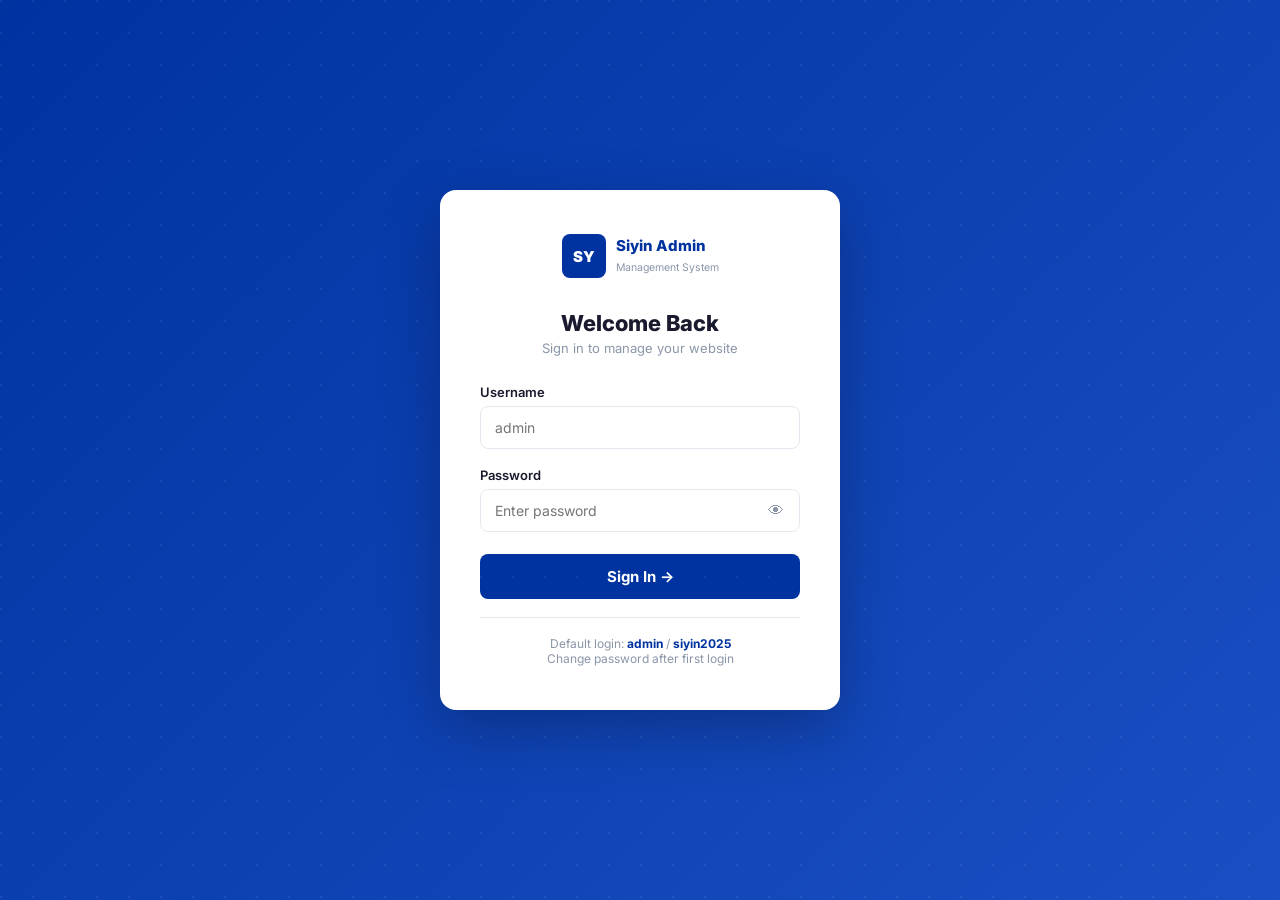
<file: admin/index.html>
<!DOCTYPE html>
<html lang="en">
<head>
<meta charset="UTF-8"><meta name="viewport" content="width=device-width,initial-scale=1">
<title>Admin Login – Siyin Management</title>
<link rel="preconnect" href="https://fonts.googleapis.com">
<link href="https://fonts.googleapis.com/css2?family=Inter:wght@400;500;600;700;800&display=swap" rel="stylesheet">
<style>
*,*::before,*::after{box-sizing:border-box;margin:0;padding:0}
body{font-family:'Inter',sans-serif;background:linear-gradient(135deg,#0033A0 0%,#1A4FC4 100%);min-height:100vh;display:flex;align-items:center;justify-content:center;padding:20px}
.card{background:#fff;border-radius:16px;padding:44px 40px;width:100%;max-width:400px;box-shadow:0 20px 60px rgba(0,0,0,.25)}
.logo{display:flex;align-items:center;gap:10px;justify-content:center;margin-bottom:32px}
.logo-box{width:44px;height:44px;background:#0033A0;border-radius:8px;display:flex;align-items:center;justify-content:center;font-weight:900;font-size:15px;color:#fff}
.logo-text strong{display:block;font-size:15px;font-weight:800;color:#0033A0;line-height:1.15}
.logo-text em{font-style:normal;font-size:10.5px;color:#8A96A8}
h1{font-size:22px;font-weight:800;color:#1A1A2E;margin-bottom:4px;text-align:center}
.subtitle{font-size:13px;color:#8A96A8;text-align:center;margin-bottom:28px}
.form-group{margin-bottom:18px}
.form-label{display:block;font-size:13px;font-weight:600;color:#1A1A2E;margin-bottom:6px}
.form-input{width:100%;padding:12px 14px;border:1.5px solid #E5E8EF;border-radius:8px;font-family:inherit;font-size:14px;color:#1A1A2E;outline:none;transition:border-color .2s,box-shadow .2s}
.form-input:focus{border-color:#0033A0;box-shadow:0 0 0 3px rgba(0,51,160,.1)}
.pass-wrap{position:relative}
.pass-toggle{position:absolute;right:12px;top:50%;transform:translateY(-50%);cursor:pointer;color:#8A96A8;background:none;border:none;font-size:16px;padding:4px}
.btn-login{width:100%;padding:13px;background:#0033A0;color:#fff;border:none;border-radius:8px;font-family:inherit;font-size:15px;font-weight:700;cursor:pointer;transition:all .2s;margin-top:4px}
.btn-login:hover{background:#002280;transform:translateY(-1px);box-shadow:0 6px 20px rgba(0,51,160,.35)}
.hint{font-size:12px;color:#8A96A8;text-align:center;margin-top:18px;padding-top:18px;border-top:1px solid #E5E8EF}
.hint strong{color:#0033A0}
.error-msg{background:#FEE2E2;color:#B91C1C;font-size:13px;padding:10px 14px;border-radius:7px;margin-bottom:16px;display:none;text-align:center}
.dots{position:fixed;inset:0;pointer-events:none;background-image:radial-gradient(circle at 1px 1px,rgba(255,255,255,.08) 1px,transparent 0);background-size:32px 32px}
</style>
</head>
<body>
<div class="dots"></div>
<div class="card">
  <div class="logo">
    <div class="logo-box">SY</div>
    <div class="logo-text"><strong>Siyin Admin</strong><em>Management System</em></div>
  </div>
  <h1>Welcome Back</h1>
  <p class="subtitle">Sign in to manage your website</p>
  <div class="error-msg" id="errorMsg">❌ Wrong username or password</div>
  <form id="loginForm">
    <div class="form-group">
      <label class="form-label">Username</label>
      <input class="form-input" type="text" id="username" placeholder="admin" autocomplete="username">
    </div>
    <div class="form-group">
      <label class="form-label">Password</label>
      <div class="pass-wrap">
        <input class="form-input" type="password" id="password" placeholder="Enter password" autocomplete="current-password">
        <button type="button" class="pass-toggle" onclick="togglePass()">👁</button>
      </div>
    </div>
    <button type="submit" class="btn-login">Sign In →</button>
  </form>
  <p class="hint">Default login: <strong>admin</strong> / <strong>siyin2025</strong><br>Change password after first login</p>
</div>
<script>
function togglePass(){
  const p=document.getElementById('password');
  p.type=p.type==='password'?'text':'password';
}
document.getElementById('loginForm').addEventListener('submit',function(e){
  e.preventDefault();
  const u=document.getElementById('username').value.trim();
  const p=document.getElementById('password').value;
  // Read stored credentials or use defaults
  const storedUser=localStorage.getItem('admin_user')||'admin';
  const storedPass=localStorage.getItem('admin_pass')||'siyin2025';
  if(u===storedUser && p===storedPass){
    sessionStorage.setItem('siyin_admin','1');
    sessionStorage.setItem('siyin_admin_user',u);
    window.location.href='dashboard.html';
  } else {
    document.getElementById('errorMsg').style.display='block';
    document.getElementById('password').value='';
  }
});
// Already logged in?
if(sessionStorage.getItem('siyin_admin')==='1') window.location.href='dashboard.html';
</script>
</body>
</html>
</file>
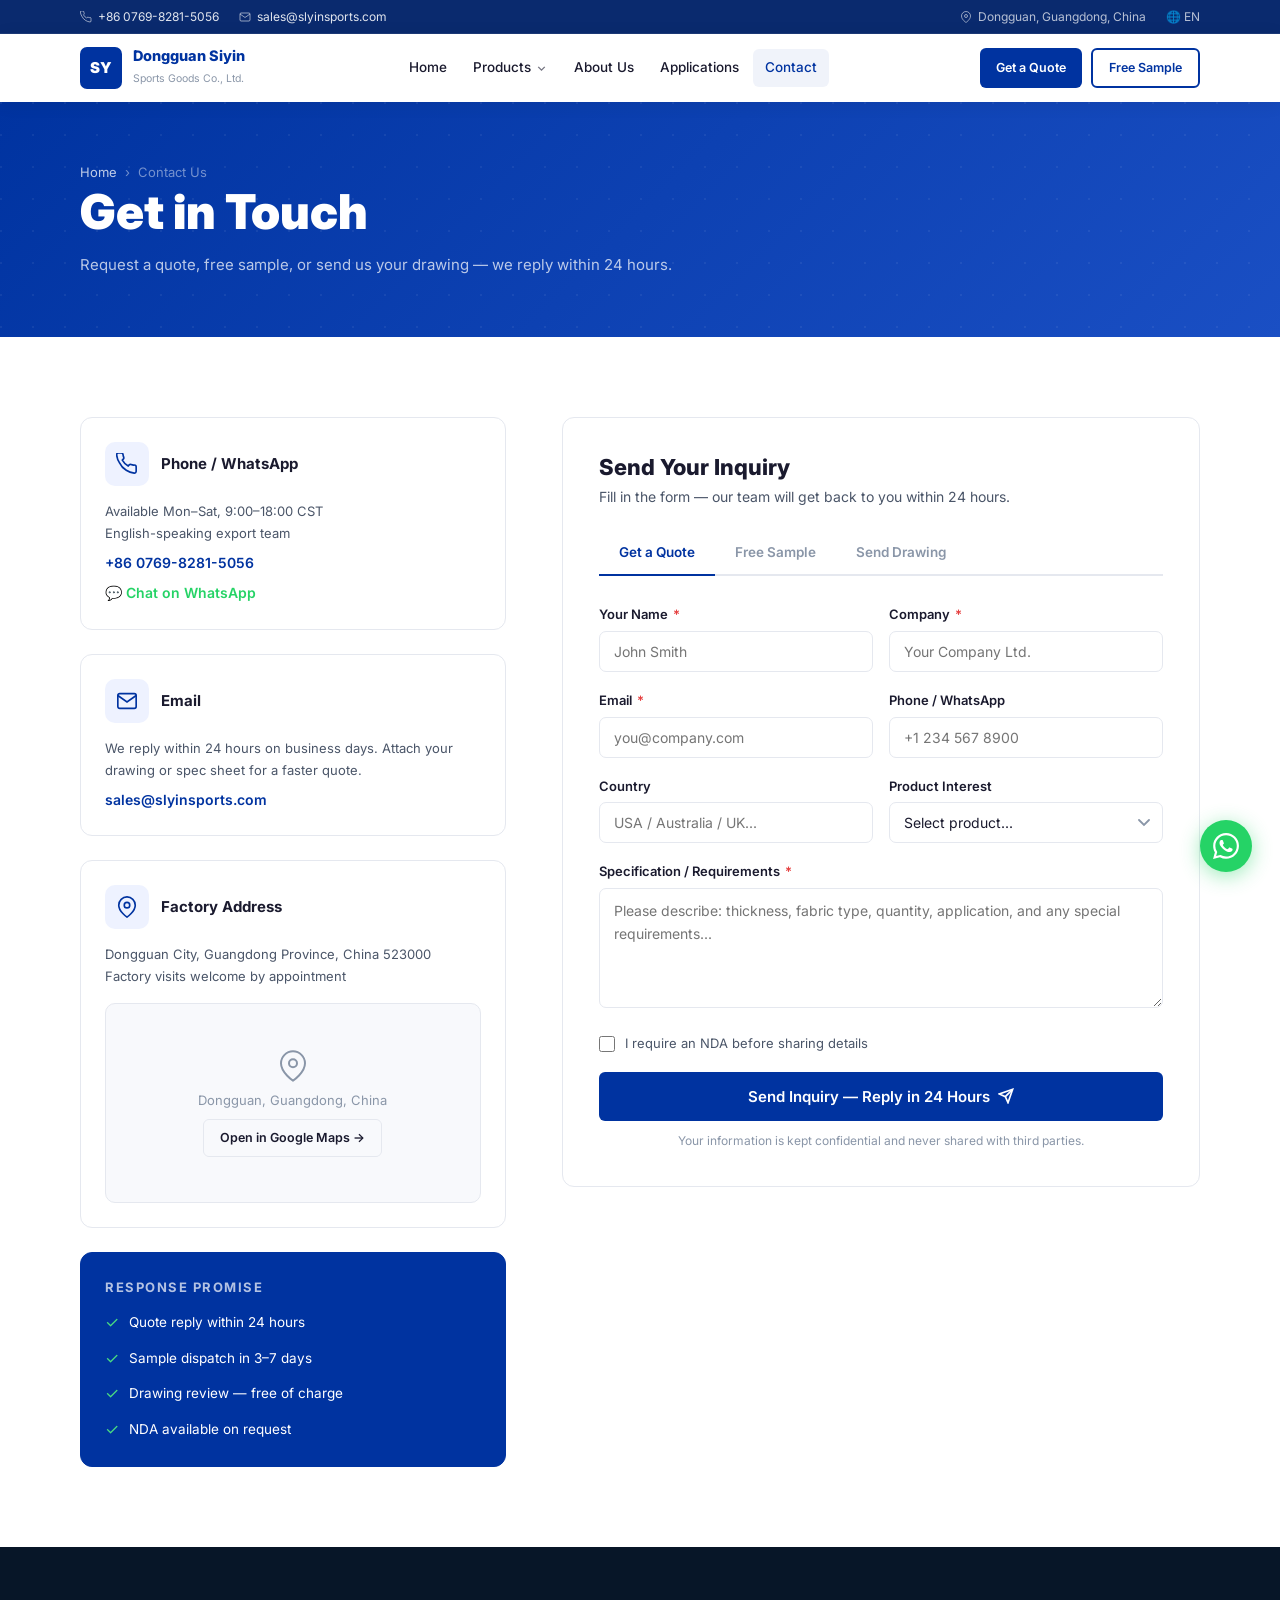
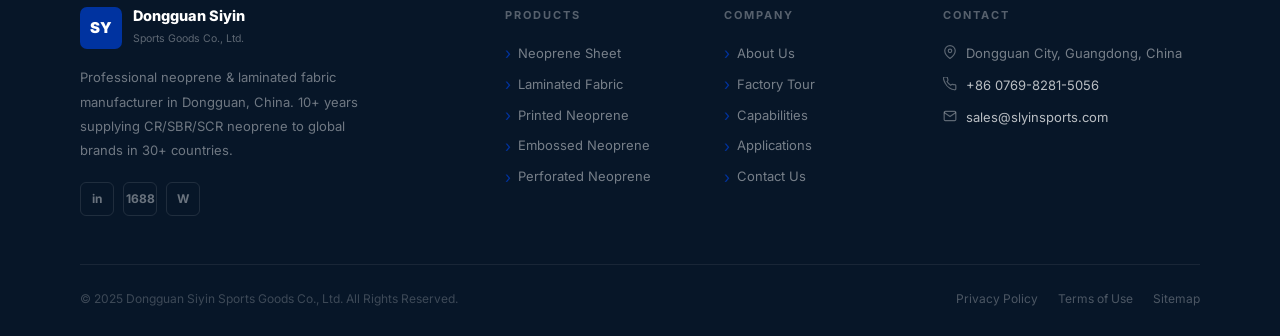
<file: contact.html>
<!DOCTYPE html>
<html lang="en">
<head>
<meta charset="UTF-8"><meta name="viewport" content="width=device-width,initial-scale=1">
<title>Contact Us – Get a Quote or Free Sample | Siyin Neoprene</title>
<meta name="description" content="Contact Dongguan Siyin Sports Goods for neoprene and lamination inquiries. Get a quote, request a free sample, or send your product drawing for review.">
<link rel="stylesheet" href="css/style.css">
<style>
.contact-grid{display:grid;grid-template-columns:1fr 1.5fr;gap:56px;align-items:start}
.contact-info{display:flex;flex-direction:column;gap:24px}
.ci-card{background:#fff;border:1px solid var(--gray-bd);border-radius:12px;padding:24px}
.ci-card-head{display:flex;align-items:center;gap:12px;margin-bottom:14px}
.ci-icon{width:44px;height:44px;border-radius:10px;background:var(--blue-bg);display:flex;align-items:center;justify-content:center;flex-shrink:0}
.ci-icon svg{width:22px;height:22px;stroke:var(--blue);fill:none;stroke-width:1.8}
.ci-title{font-size:15px;font-weight:700;color:var(--text)}
.ci-sub{font-size:13px;color:var(--mid);line-height:1.7}
.ci-link{display:flex;align-items:center;gap:7px;font-size:14px;font-weight:600;color:var(--blue);margin-top:8px}
.form-card{background:#fff;border:1px solid var(--gray-bd);border-radius:12px;padding:36px}
.inquiry-tabs{display:flex;gap:0;border-bottom:2px solid var(--gray-bd);margin-bottom:28px}
.itab{padding:10px 20px;font-size:13.5px;font-weight:600;color:var(--muted);cursor:pointer;border-bottom:2px solid transparent;margin-bottom:-2px;transition:all .2s}
.itab.active{color:var(--blue);border-bottom-color:var(--blue)}
.map-box{height:200px;border-radius:10px;overflow:hidden;background:var(--gray-lt);margin-top:16px;display:flex;align-items:center;justify-content:center;font-size:13px;color:var(--muted);flex-direction:column;gap:8px;border:1px solid var(--gray-bd)}
</style>
</head>
<body>
<div id="topbar"></div><div id="nav"></div>

<div class="page-hero">
  <div class="container page-hero-inner">
    <div class="breadcrumb"><a href="index.html">Home</a><span class="breadcrumb-sep">›</span><span>Contact Us</span></div>
    <h1>Get in Touch</h1>
    <p style="color:rgba(255,255,255,.72);font-size:15px;margin-top:8px">Request a quote, free sample, or send us your drawing — we reply within 24 hours.</p>
  </div>
</div>

<section class="section">
  <div class="container">
    <div class="contact-grid">
      <div class="contact-info">
        <div class="ci-card anim">
          <div class="ci-card-head"><div class="ci-icon"><svg viewBox="0 0 24 24"><path d="M22 16.92v3a2 2 0 01-2.18 2 19.79 19.79 0 01-8.63-3.07A19.5 19.5 0 013.7 10.5a19.79 19.79 0 01-3-8.59A2 2 0 012.68 0h3a2 2 0 012 1.72 12.84 12.84 0 00.7 2.81 2 2 0 01-.45 2.11L6.91 7.69a16 16 0 006.4 6.4l1.06-1.06a2 2 0 012.11-.45 12.84 12.84 0 002.81.7A2 2 0 0122 14.92z"/></svg></div><div class="ci-title">Phone / WhatsApp</div></div>
          <div class="ci-sub">Available Mon–Sat, 9:00–18:00 CST<br>English-speaking export team</div>
          <a class="ci-link" href="tel:+8607698281508">+86 0769-8281-5056</a>
          <a class="ci-link" href="https://wa.me/8613900000000" target="_blank" style="color:#25D366">💬 Chat on WhatsApp</a>
        </div>
        <div class="ci-card anim d1">
          <div class="ci-card-head"><div class="ci-icon"><svg viewBox="0 0 24 24"><path d="M4 4h16c1.1 0 2 .9 2 2v12c0 1.1-.9 2-2 2H4c-1.1 0-2-.9-2-2V6c0-1.1.9-2 2-2z"/><polyline points="22,6 12,13 2,6"/></svg></div><div class="ci-title">Email</div></div>
          <div class="ci-sub">We reply within 24 hours on business days. Attach your drawing or spec sheet for a faster quote.</div>
          <a class="ci-link" href="mailto:sales@slyinsports.com">sales@slyinsports.com</a>
        </div>
        <div class="ci-card anim d2">
          <div class="ci-card-head"><div class="ci-icon"><svg viewBox="0 0 24 24"><path d="M21 10c0 7-9 13-9 13s-9-6-9-13a9 9 0 0118 0z"/><circle cx="12" cy="10" r="3"/></svg></div><div class="ci-title">Factory Address</div></div>
          <div class="ci-sub">Dongguan City, Guangdong Province, China 523000<br>Factory visits welcome by appointment</div>
          <div class="map-box">
            <svg width="32" height="32" viewBox="0 0 24 24" fill="none" stroke="currentColor" stroke-width="1.5"><path d="M21 10c0 7-9 13-9 13s-9-6-9-13a9 9 0 0118 0z"/><circle cx="12" cy="10" r="3"/></svg>
            <span>Dongguan, Guangdong, China</span>
            <a href="https://maps.google.com/?q=Dongguan+Guangdong+China" target="_blank" class="btn btn-gray btn-sm">Open in Google Maps →</a>
          </div>
        </div>
        <div class="ci-card anim d3" style="background:var(--blue);border-color:var(--blue)">
          <div style="font-size:13px;font-weight:700;color:rgba(255,255,255,.7);text-transform:uppercase;letter-spacing:1.5px;margin-bottom:12px">Response Promise</div>
          <div style="display:flex;flex-direction:column;gap:10px">
            <div style="display:flex;align-items:center;gap:10px;font-size:13.5px;color:#fff"><span style="color:#4ade80;font-size:16px">✓</span> Quote reply within 24 hours</div>
            <div style="display:flex;align-items:center;gap:10px;font-size:13.5px;color:#fff"><span style="color:#4ade80;font-size:16px">✓</span> Sample dispatch in 3–7 days</div>
            <div style="display:flex;align-items:center;gap:10px;font-size:13.5px;color:#fff"><span style="color:#4ade80;font-size:16px">✓</span> Drawing review — free of charge</div>
            <div style="display:flex;align-items:center;gap:10px;font-size:13.5px;color:#fff"><span style="color:#4ade80;font-size:16px">✓</span> NDA available on request</div>
          </div>
        </div>
      </div>

      <div class="form-card anim">
        <h2 style="font-size:22px;font-weight:800;margin-bottom:6px">Send Your Inquiry</h2>
        <p style="font-size:14px;color:var(--mid);margin-bottom:24px">Fill in the form — our team will get back to you within 24 hours.</p>
        <div class="inquiry-tabs">
          <div class="itab active" data-tab="quote">Get a Quote</div>
          <div class="itab" data-tab="sample">Free Sample</div>
          <div class="itab" data-tab="drawing">Send Drawing</div>
        </div>
        <form data-form="inquiry" id="inquiryForm">
          <input type="hidden" name="inquiry_type" id="inquiry_type" value="quote">
          <div class="form-row">
            <div class="form-group"><label class="form-label">Your Name <span class="req">*</span></label><input class="form-input" type="text" name="name" required placeholder="John Smith"></div>
            <div class="form-group"><label class="form-label">Company <span class="req">*</span></label><input class="form-input" type="text" name="company" required placeholder="Your Company Ltd."></div>
          </div>
          <div class="form-row">
            <div class="form-group"><label class="form-label">Email <span class="req">*</span></label><input class="form-input" type="email" name="email" required placeholder="you@company.com"></div>
            <div class="form-group"><label class="form-label">Phone / WhatsApp</label><input class="form-input" type="tel" name="phone" placeholder="+1 234 567 8900"></div>
          </div>
          <div class="form-row">
            <div class="form-group"><label class="form-label">Country</label><input class="form-input" type="text" name="country" placeholder="USA / Australia / UK..."></div>
            <div class="form-group"><label class="form-label">Product Interest</label>
              <select class="form-select" name="product">
                <option value="">Select product...</option>
                <option>Neoprene Sheet (Raw)</option>
                <option>Single Face Laminated</option>
                <option>Double Face Laminated</option>
                <option>Smooth Skin Neoprene</option>
                <option>Printed Neoprene</option>
                <option>Embossed Neoprene</option>
                <option>Perforated Neoprene</option>
                <option>Custom OEM/ODM</option>
              </select>
            </div>
          </div>
          <div class="form-group"><label class="form-label">Specification / Requirements <span class="req">*</span></label><textarea class="form-textarea" name="message" required placeholder="Please describe: thickness, fabric type, quantity, application, and any special requirements..."></textarea></div>
          <div class="form-group" style="display:flex;align-items:center;gap:10px">
            <input type="checkbox" id="nda" name="nda" style="width:16px;height:16px;accent-color:var(--blue)">
            <label for="nda" style="font-size:13px;color:var(--mid);cursor:pointer">I require an NDA before sharing details</label>
          </div>
          <button type="submit" class="btn btn-blue btn-lg" style="width:100%;justify-content:center">
            Send Inquiry — Reply in 24 Hours
            <svg width="16" height="16" viewBox="0 0 24 24" fill="none" stroke="currentColor" stroke-width="2.5"><path d="M22 2L11 13"/><polygon points="22 2 15 22 11 13 2 9 22 2"/></svg>
          </button>
          <p style="font-size:12px;color:var(--muted);text-align:center;margin-top:10px">Your information is kept confidential and never shared with third parties.</p>
        </form>
      </div>
    </div>
  </div>
</section>

<div id="footer"></div>
<script src="js/components.js"></script>
<script>
// Tab switching
document.querySelectorAll('.itab').forEach(tab => {
  tab.addEventListener('click', () => {
    document.querySelectorAll('.itab').forEach(t => t.classList.remove('active'));
    tab.classList.add('active');
    document.getElementById('inquiry_type').value = tab.dataset.tab;
  });
});
// Pre-select tab from URL
const urlParams = new URLSearchParams(location.search);
const t = urlParams.get('t');
if (t) {
  document.querySelectorAll('.itab').forEach(tab => {
    if (tab.dataset.tab === t) { tab.click(); }
  });
}
const prod = urlParams.get('product');
if (prod) {
  const sel = document.querySelector('select[name=product]');
  if (sel) {
    [...sel.options].forEach(o => { if (o.value.toLowerCase().includes(prod.replace(/-/g,' ').toLowerCase())) o.selected = true; });
  }
}
</script>
</body>
</html>
</file>
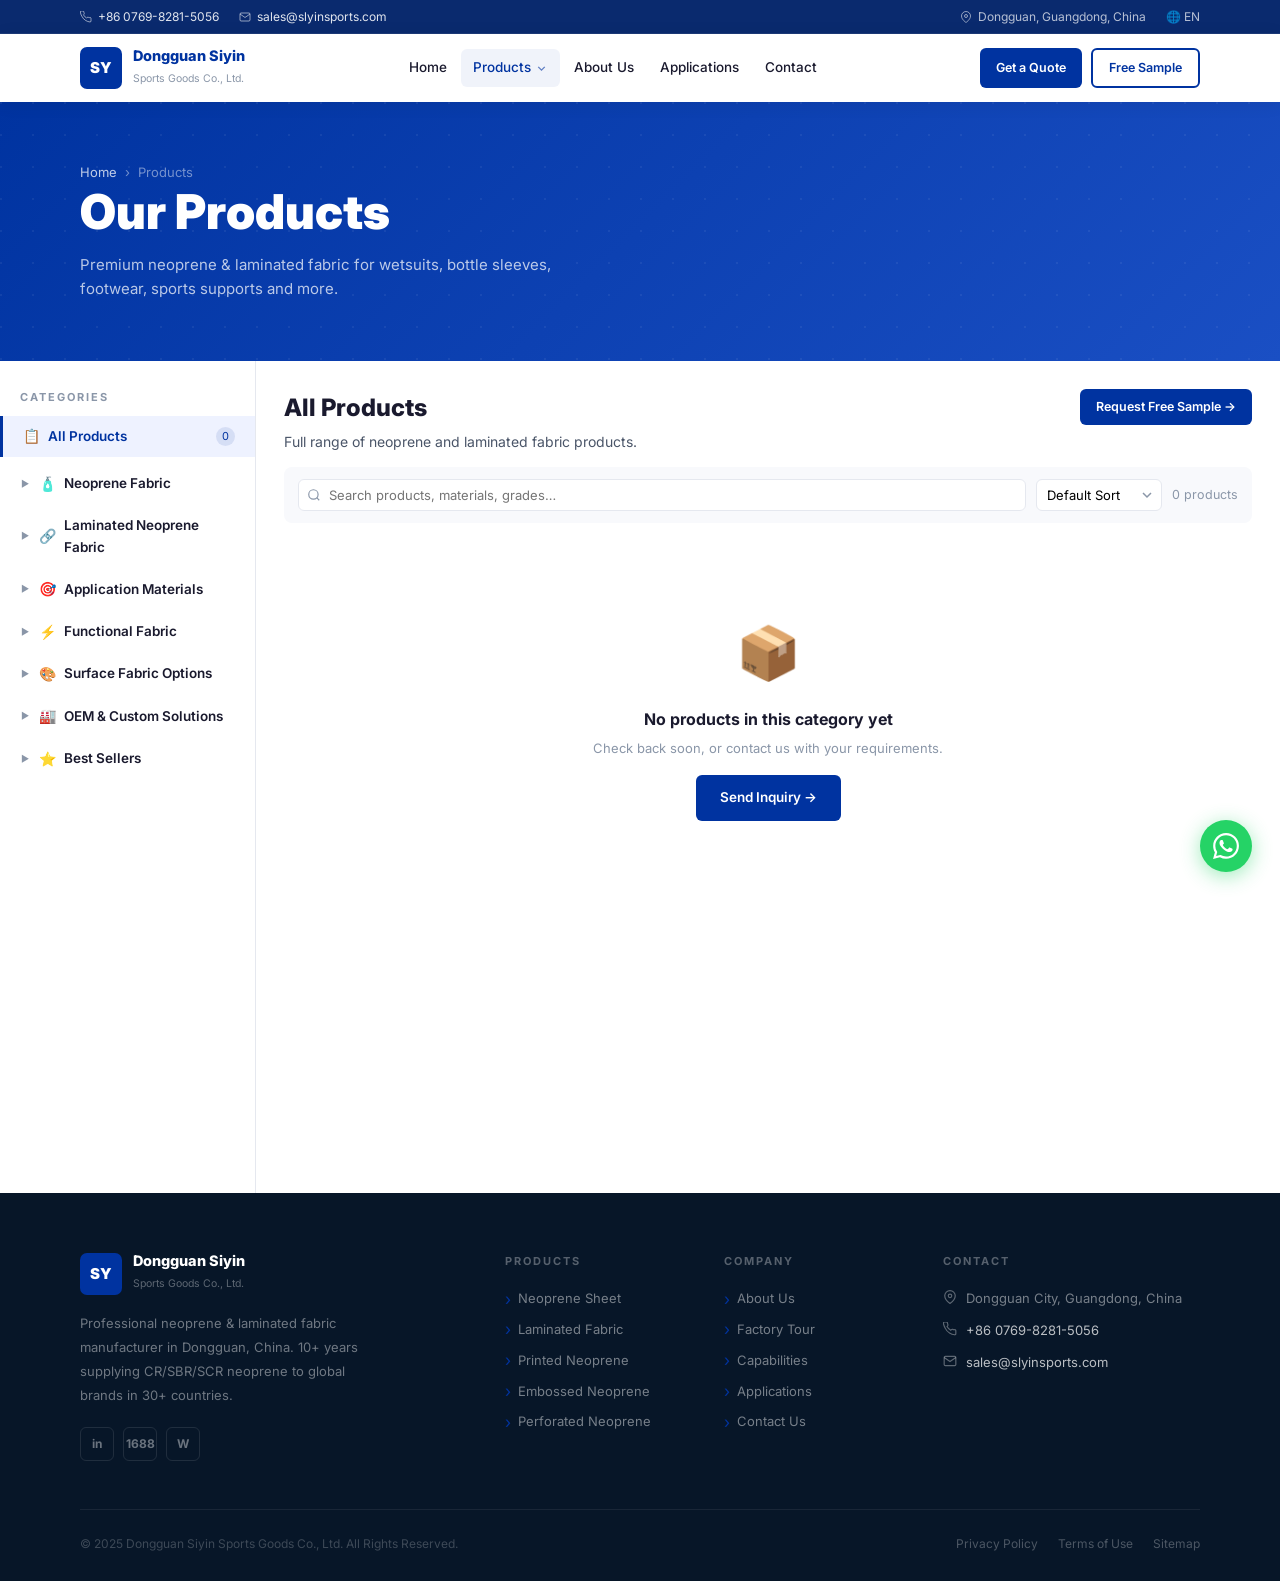
<file: products.html>
<!DOCTYPE html>
<html lang="en">
<head>
<meta charset="UTF-8"><meta name="viewport" content="width=device-width,initial-scale=1">
<title>Products – Neoprene & Laminated Fabric | Siyin Sports Goods</title>
<meta name="description" content="Browse Siyin's full range of neoprene and laminated fabric products: SBR, SCR, CR neoprene, polyester/spandex/lycra lamination, wetsuit material, bottle sleeve material, footwear material and more.">
<link rel="stylesheet" href="css/style.css">
<style>
/* ── Page layout ── */
.prods-wrap{display:flex;min-height:60vh;gap:0}

/* ── Left sidebar categories ── */
.cats-sidebar{width:256px;flex-shrink:0;border-right:1px solid var(--gray-bd);padding:28px 0;position:sticky;top:68px;height:calc(100vh - 68px);overflow-y:auto}
.cats-sidebar::-webkit-scrollbar{width:3px}
.cats-sidebar::-webkit-scrollbar-thumb{background:rgba(0,0,0,.1)}
.cs-title{font-size:11px;font-weight:700;letter-spacing:2px;text-transform:uppercase;color:var(--muted);padding:0 20px;margin-bottom:10px}
.cs-all{display:flex;align-items:center;gap:8px;padding:9px 20px;cursor:pointer;transition:background .15s;border-left:3px solid transparent}
.cs-all:hover{background:var(--gray-lt)}
.cs-all.on{background:var(--blue-bg);border-left-color:var(--blue)}
.cs-all.on .cs-all-name{color:var(--blue);font-weight:600}
.cs-all-name{font-size:13.5px;color:var(--text);flex:1}
.cs-all-cnt{font-size:11px;color:var(--muted);background:var(--gray-lt);padding:1px 6px;border-radius:10px}
.cs-all.on .cs-all-cnt{background:rgba(0,51,160,.1);color:var(--blue)}
.cs-group{margin-bottom:4px}
.cs-parent{display:flex;align-items:center;gap:8px;padding:8px 20px 8px 16px;cursor:pointer;transition:background .15s;border-left:3px solid transparent;user-select:none}
.cs-parent:hover{background:var(--gray-lt)}
.cs-parent.on{background:var(--blue-bg);border-left-color:var(--blue)}
.cs-parent.on .cp-name{color:var(--blue);font-weight:700}
.cp-arrow{font-size:9px;color:var(--muted);transition:transform .18s;width:12px;text-align:center;flex-shrink:0}
.cp-arrow.open{transform:rotate(90deg)}
.cp-icon{font-size:14px;flex-shrink:0}
.cp-name{font-size:13.5px;font-weight:600;color:var(--text);flex:1}
.cp-cnt{font-size:11px;color:var(--muted);background:var(--gray-lt);padding:1px 6px;border-radius:10px;flex-shrink:0}
.cs-parent.on .cp-cnt{background:rgba(0,51,160,.1);color:var(--blue)}
.cs-children{display:none;padding-left:0}
.cs-children.open{display:block}
.cs-child{display:flex;align-items:center;gap:7px;padding:7px 20px 7px 36px;cursor:pointer;transition:background .15s;border-left:3px solid transparent;user-select:none}
.cs-child:hover{background:var(--gray-lt)}
.cs-child.on{background:var(--blue-bg);border-left-color:var(--blue)}
.cs-child.on .cc-name{color:var(--blue);font-weight:600}
.cc-icon{font-size:12px;flex-shrink:0}
.cc-name{font-size:13px;color:var(--mid);flex:1}
.cc-cnt{font-size:10.5px;color:var(--muted);background:var(--gray-lt);padding:1px 5px;border-radius:8px;flex-shrink:0}
.cs-child.on .cc-cnt{background:rgba(0,51,160,.1);color:var(--blue)}

/* ── Right products area ── */
.prods-main{flex:1;min-width:0;padding:28px}
.pm-head{margin-bottom:24px}
.pm-head-top{display:flex;align-items:flex-start;justify-content:space-between;gap:16px;margin-bottom:14px;flex-wrap:wrap}
.pm-cat-title{font-size:24px;font-weight:800;color:var(--text)}
.pm-cat-desc{font-size:14px;color:var(--mid);margin-top:4px;max-width:560px;line-height:1.6}
.pm-toolbar{display:flex;align-items:center;gap:10px;flex-wrap:wrap;padding:12px 14px;background:var(--gray-lt);border-radius:8px}
.pm-search{flex:1;min-width:180px;position:relative}
.pm-search svg{position:absolute;left:9px;top:50%;transform:translateY(-50%);width:14px;height:14px;stroke:var(--muted);fill:none;stroke-width:2;pointer-events:none}
.pm-search input{width:100%;padding:7px 9px 7px 30px;border:1.5px solid var(--gray-bd);border-radius:6px;font-size:13px;outline:none;background:#fff;font-family:inherit;transition:border-color .2s}
.pm-search input:focus{border-color:var(--blue)}
.pm-sort select{padding:7px 28px 7px 10px;border:1.5px solid var(--gray-bd);border-radius:6px;font-size:13px;background:#fff;outline:none;cursor:pointer;appearance:none;background-image:url("data:image/svg+xml,%3Csvg xmlns='http://www.w3.org/2000/svg' width='10' height='7' viewBox='0 0 10 7'%3E%3Cpath d='M1 1l4 4 4-4' stroke='%238A96A8' stroke-width='1.5' fill='none'/%3E%3C/svg%3E");background-repeat:no-repeat;background-position:right 9px center;font-family:inherit}
.pm-count{font-size:12.5px;color:var(--muted);margin-left:auto;white-space:nowrap}

/* ── Product grid ── */
.pg{display:grid;grid-template-columns:repeat(auto-fill,minmax(220px,1fr));gap:18px}
.pc{background:#fff;border:1px solid var(--gray-bd);border-radius:12px;overflow:hidden;transition:all .25s;display:block;color:inherit;text-decoration:none}
.pc:hover{transform:translateY(-4px);box-shadow:0 8px 28px rgba(0,0,0,.11);border-color:rgba(0,51,160,.2)}
.pc-img{height:180px;background:var(--gray-lt);position:relative;overflow:hidden;display:flex;align-items:center;justify-content:center;font-size:52px}
.pc-img img{position:absolute;inset:0;width:100%;height:100%;object-fit:cover;transition:transform .4s}
.pc:hover .pc-img img{transform:scale(1.05)}
.pc-badge{position:absolute;top:10px;left:10px;display:flex;gap:5px;flex-wrap:wrap}
.pc-tag{font-size:9.5px;font-weight:700;padding:2px 7px;border-radius:10px;color:#fff}
.pc-tag.sale{background:var(--blue)}
.pc-tag.hot{background:#e03e3e}
.pc-tag.oem{background:var(--teal,#00A8A0)}
.pc-body{padding:14px 15px}
.pc-cat{font-size:10px;font-weight:700;color:var(--blue);text-transform:uppercase;letter-spacing:.6px;margin-bottom:4px}
.pc-name{font-size:14.5px;font-weight:700;color:var(--text);line-height:1.3;margin-bottom:4px;display:-webkit-box;-webkit-line-clamp:2;-webkit-box-orient:vertical;overflow:hidden}
.pc-cn{font-size:12px;color:var(--muted);margin-bottom:6px}
.pc-spec{display:flex;flex-wrap:wrap;gap:4px;margin-bottom:10px}
.pc-spec-item{font-size:11px;font-weight:500;background:var(--gray-lt);border:1px solid var(--gray-bd);color:var(--mid);padding:2px 7px;border-radius:8px}
.pc-feats{display:flex;flex-wrap:wrap;gap:4px;margin-bottom:10px}
.pc-feat{font-size:10.5px;color:var(--mid);display:flex;align-items:center;gap:3px}
.pc-foot{display:flex;align-items:center;justify-content:space-between;padding-top:10px;border-top:1px solid var(--gray-bd)}
.pc-moq{font-size:11.5px;color:var(--muted)}
.pc-moq strong{color:var(--text);font-weight:600}
.pc-cta{font-size:12px;font-weight:700;color:var(--blue);display:flex;align-items:center;gap:4px}
.pc-cta svg{width:12px;height:12px;stroke:var(--blue);fill:none;stroke-width:2.5;transition:transform .18s}
.pc:hover .pc-cta svg{transform:translateX(3px)}

/* ── Empty state ── */
.prods-empty{padding:64px 20px;text-align:center;color:var(--muted);grid-column:1/-1}
.prods-empty .ei{font-size:52px;margin-bottom:12px}
.prods-empty .et{font-size:16px;font-weight:700;color:var(--text);margin-bottom:6px}

/* ── CTA strip ── */
.prods-cta-strip{background:var(--blue-bg);border-radius:10px;padding:20px 24px;display:flex;align-items:center;justify-content:space-between;gap:16px;margin-top:32px;flex-wrap:wrap}
.pcs-text strong{display:block;font-size:15px;font-weight:700;color:var(--blue);margin-bottom:3px}
.pcs-text span{font-size:13px;color:var(--mid)}

/* ── Category description cards (shown when a parent cat is selected) ── */
.cat-intro{background:linear-gradient(135deg,var(--blue) 0%,var(--blue-lt) 100%);border-radius:12px;padding:24px 28px;margin-bottom:24px;display:flex;align-items:center;gap:20px}
.cat-intro-icon{font-size:48px;flex-shrink:0}
.cat-intro h2{font-size:20px;font-weight:800;color:#fff;margin-bottom:6px}
.cat-intro p{font-size:13.5px;color:rgba(255,255,255,.75);line-height:1.6}
.subcats-chips{display:flex;flex-wrap:wrap;gap:8px;margin-bottom:20px}
.subcat-chip{display:inline-flex;align-items:center;gap:6px;padding:7px 14px;background:#fff;border:1.5px solid var(--gray-bd);border-radius:20px;font-size:13px;font-weight:500;cursor:pointer;transition:all .18s;color:var(--text)}
.subcat-chip:hover,.subcat-chip.on{background:var(--blue);color:#fff;border-color:var(--blue)}
</style>
</head>
<body>
<div id="topbar"></div>
<div id="nav"></div>

<!-- Page hero -->
<div class="page-hero">
  <div class="container page-hero-inner">
    <div class="breadcrumb">
      <a href="index.html">Home</a><span class="breadcrumb-sep">›</span>
      <span id="bcrumb">Products</span>
    </div>
    <h1 id="heroTitle">Our Products</h1>
    <p style="color:rgba(255,255,255,.72);font-size:15px;max-width:520px;margin-top:8px">
      Premium neoprene &amp; laminated fabric for wetsuits, bottle sleeves, footwear, sports supports and more.
    </p>
  </div>
</div>

<div class="prods-wrap">
  <!-- Left: Category sidebar -->
  <aside class="cats-sidebar" id="catsSidebar"></aside>

  <!-- Right: Products -->
  <main class="prods-main">
    <div class="pm-head">
      <div class="pm-head-top">
        <div>
          <div class="pm-cat-title" id="catTitle">All Products</div>
          <div class="pm-cat-desc" id="catDesc"></div>
        </div>
        <a href="contact.html?t=sample" class="btn btn-blue btn-sm">Request Free Sample →</a>
      </div>
      <!-- Subcategory chips (shown when parent selected) -->
      <div class="subcats-chips" id="subcatChips" style="display:none"></div>
      <!-- Toolbar -->
      <div class="pm-toolbar">
        <div class="pm-search">
          <svg viewBox="0 0 24 24"><circle cx="11" cy="11" r="8"/><line x1="21" y1="21" x2="16.65" y2="16.65"/></svg>
          <input type="text" id="srch" placeholder="Search products, materials, grades…" oninput="renderProds()">
        </div>
        <div class="pm-sort">
          <select id="sortSel" onchange="renderProds()">
            <option value="default">Default Sort</option>
            <option value="name">Name A–Z</option>
            <option value="feat">Featured First</option>
          </select>
        </div>
        <div class="pm-count" id="pmCount"></div>
      </div>
    </div>
    <!-- Category intro (shown for parent cats) -->
    <div id="catIntroBox" style="display:none"></div>
    <!-- Product grid -->
    <div class="pg" id="prodGrid"></div>
    <!-- Bottom CTA -->
    <div class="prods-cta-strip" id="ctaStrip" style="display:none">
      <div class="pcs-text">
        <strong>Can't find what you need?</strong>
        <span>We do custom OEM — send us your spec or drawing for a free review.</span>
      </div>
      <div style="display:flex;gap:10px;flex-wrap:wrap">
        <a href="contact.html?t=quote" class="btn btn-blue">Get a Quote</a>
        <a href="contact.html?t=sample" class="btn btn-outline">Request Sample</a>
      </div>
    </div>
  </main>
</div>

<div id="footer"></div>
<script src="js/components.js"></script>
<script>
/* ── DB helper ── */
const DB={get(k){try{return JSON.parse(localStorage.getItem('siyin_'+k)||'null');}catch(e){return null;}}};

const DEFAULT_CATS=[
  {id:'c1',name:'Neoprene Fabric',icon:'🧴',parent:'root',order:1,desc:'Raw neoprene foam in SBR, SCR and CR grades. Closed-cell structure, consistent density, available 1.5–12mm.'},
  {id:'c1a',name:'SBR Neoprene',icon:'⚫',parent:'c1',order:1},
  {id:'c1b',name:'SCR Neoprene',icon:'⚫',parent:'c1',order:2},
  {id:'c1c',name:'CR Neoprene',icon:'⚫',parent:'c1',order:3},
  {id:'c1d',name:'Laminated Neoprene',icon:'📋',parent:'c1',order:4},
  {id:'c2',name:'Laminated Neoprene Fabric',icon:'🔗',parent:'root',order:2,desc:'Neoprene bonded with various surface fabrics. Ideal for wetsuits, sports gear, bottle sleeves, bags and more. Custom combinations available.'},
  {id:'c2a',name:'Polyester Lamination',icon:'🧵',parent:'c2',order:1},
  {id:'c2b',name:'Spandex Lamination',icon:'🧵',parent:'c2',order:2},
  {id:'c2c',name:'Lycra Lamination',icon:'🧵',parent:'c2',order:3},
  {id:'c2d',name:'Jersey Lamination',icon:'🧵',parent:'c2',order:4},
  {id:'c2e',name:'OK Fabric Lamination',icon:'🧵',parent:'c2',order:5},
  {id:'c2f',name:'Mesh Lamination',icon:'🧵',parent:'c2',order:6},
  {id:'c2g',name:'TPU Lamination',icon:'🧵',parent:'c2',order:7},
  {id:'c2h',name:'Velvet Lamination',icon:'🧵',parent:'c2',order:8},
  {id:'c3',name:'Application Materials',icon:'🎯',parent:'root',order:3,desc:'Materials selected and optimised for specific end-use applications. Tell us your product — we recommend the right grade and lamination.'},
  {id:'c3a',name:'Wetsuit Material',icon:'🤿',parent:'c3',order:1},
  {id:'c3b',name:'Cup Sleeve Material',icon:'🥤',parent:'c3',order:2},
  {id:'c3c',name:'Footwear Material',icon:'👟',parent:'c3',order:3},
  {id:'c3d',name:'Sports Support Material',icon:'💪',parent:'c3',order:4},
  {id:'c3e',name:'Bag Material',icon:'👜',parent:'c3',order:5},
  {id:'c3f',name:'Medical Support Material',icon:'🏥',parent:'c3',order:6},
  {id:'c3g',name:'Fitness Product Material',icon:'🏋️',parent:'c3',order:7},
  {id:'c4',name:'Functional Fabric',icon:'⚡',parent:'root',order:4,desc:'Neoprene with specific performance properties — waterproof, high-stretch, thermal insulation, embossed textures and more.'},
  {id:'c4a',name:'Waterproof',icon:'💧',parent:'c4',order:1},
  {id:'c4b',name:'Stretch',icon:'↔️',parent:'c4',order:2},
  {id:'c4c',name:'Thermal Insulation',icon:'🌡️',parent:'c4',order:3},
  {id:'c4d',name:'Shock Absorption',icon:'🛡️',parent:'c4',order:4},
  {id:'c4e',name:'Breathable',icon:'🌬️',parent:'c4',order:5},
  {id:'c4f',name:'Embossed',icon:'🔲',parent:'c4',order:6},
  {id:'c4g',name:'Printed',icon:'🖨️',parent:'c4',order:7},
  {id:'c5',name:'Surface Fabric Options',icon:'🎨',parent:'root',order:5,desc:'Choose the right surface fabric for lamination: lycra, jersey, OK fabric, mesh, satin, velvet and more.'},
  {id:'c5a',name:'Lycra Fabric',icon:'🔵',parent:'c5',order:1},
  {id:'c5b',name:'T Fabric',icon:'🔵',parent:'c5',order:2},
  {id:'c5c',name:'Jersey Fabric',icon:'🔵',parent:'c5',order:3},
  {id:'c5d',name:'OK Fabric',icon:'🔵',parent:'c5',order:4},
  {id:'c5e',name:'Mesh Fabric',icon:'🔵',parent:'c5',order:5},
  {id:'c5f',name:'Satin Fabric',icon:'🔵',parent:'c5',order:6},
  {id:'c5g',name:'Milk Silk Fabric',icon:'🔵',parent:'c5',order:7},
  {id:'c5h',name:'Velvet Fabric',icon:'🔵',parent:'c5',order:8},
  {id:'c5i',name:'Brushed Fabric',icon:'🔵',parent:'c5',order:9},
  {id:'c6',name:'OEM & Custom Solutions',icon:'🏭',parent:'root',order:6,desc:'Full OEM/ODM service — custom thickness, custom lamination, custom color, private label. Send your drawing for a free review.'},
  {id:'c6a',name:'Custom Thickness',icon:'📏',parent:'c6',order:1},
  {id:'c6b',name:'Custom Lamination',icon:'📐',parent:'c6',order:2},
  {id:'c6c',name:'Custom Color',icon:'🎨',parent:'c6',order:3},
  {id:'c6d',name:'Sample Development',icon:'🔬',parent:'c6',order:4},
  {id:'c7',name:'Best Sellers',icon:'⭐',parent:'root',order:7,desc:'Our most popular neoprene materials — trusted by buyers in 30+ countries.'},
];

const FEAT_LABELS={waterproof:'💧 Waterproof',stretch:'↔️ Stretch',thermal:'🌡️ Thermal',
  shock:'🛡️ Shock Absorb',breathable:'🌬️ Breathable',embossed:'🔲 Embossed',
  printed:'🖨️ Printed',oem:'🏭 OEM',lowmoq:'📦 Low MOQ',fastsample:'⚡ Fast Sample',
  certified:'✅ SGS',eco:'🌿 Eco'};

let selCatId='__all__';

function getCats(){return DB.get('categories')||DEFAULT_CATS;}
function getProds(){return DB.get('products')||[];}
function catById(id){return getCats().find(c=>c.id===id);}
function catName(id){const c=catById(id);return c?c.name:'';}
function childrenOf(pid){return getCats().filter(c=>c.parent===pid).sort((a,b)=>a.order-b.order);}
function allDesc(pid){const d=childrenOf(pid);let all=[...d];d.forEach(c=>{all=all.concat(allDesc(c.id));});return all;}
function countCat(cid){const ps=getProds();const ids=new Set([cid,...allDesc(cid).map(c=>c.id)]);return ps.filter(p=>p.status!=='draft'&&(ids.has(p.category)||ids.has(p.subcategory))).length;}

/* ── Sidebar render ── */
function renderSidebar(){
  const cats=getCats(); const roots=childrenOf('root');
  const total=getProds().filter(p=>p.status!=='draft').length;
  const allOn=selCatId==='__all__';

  let html=`<div class="cs-title">Categories</div>
    <div class="cs-all${allOn?' on':''}" onclick="selCat('__all__')">
      <span style="font-size:14px">📋</span>
      <span class="cs-all-name">All Products</span>
      <span class="cs-all-cnt">${total}</span>
    </div>
    <div style="height:8px"></div>`;

  roots.forEach(root=>{
    const kids=childrenOf(root.id);
    const cnt=countCat(root.id);
    const isRootSel=selCatId===root.id;
    const isAncSel=allDesc(root.id).some(c=>c.id===selCatId);
    const open=isRootSel||isAncSel;

    html+=`<div class="cs-group">
      <div class="cs-parent${isRootSel?' on':''}" onclick="selCat('${root.id}')">
        ${kids.length?`<span class="cp-arrow${open?' open':''}" onclick="toggleCat(event,'${root.id}')">▶</span>`:'<span class="cp-arrow hide">▶</span>'}
        <span class="cp-icon">${root.icon||'📁'}</span>
        <span class="cp-name">${root.name}</span>
        ${cnt>0?`<span class="cp-cnt">${cnt}</span>`:''}
      </div>
      ${kids.length?`<div class="cs-children${open?' open':''}" id="ch_${root.id}">
        ${kids.map(child=>{
          const childCnt=countCat(child.id);
          const isSel=selCatId===child.id;
          return `<div class="cs-child${isSel?' on':''}" onclick="selCat('${child.id}')">
            <span class="cc-icon">${child.icon||'•'}</span>
            <span class="cc-name">${child.name}</span>
            ${childCnt>0?`<span class="cc-cnt">${childCnt}</span>`:''}
          </div>`;
        }).join('')}
      </div>`:''}
    </div>`;
  });

  document.getElementById('catsSidebar').innerHTML=html;
}

function toggleCat(e,id){
  e.stopPropagation();
  const el=document.getElementById('ch_'+id);
  const arrow=el?.previousElementSibling?.querySelector('.cp-arrow');
  if(el){el.classList.toggle('open');arrow?.classList.toggle('open');}
}

/* ── Breadcrumb + title update ── */
function updateHead(){
  const cat=catById(selCatId);
  const isAll=selCatId==='__all__';

  document.getElementById('catTitle').textContent=isAll?'All Products':(cat?.name||'Products');
  document.getElementById('catDesc').textContent=isAll?'Full range of neoprene and laminated fabric products.':(cat?.desc||'');
  document.getElementById('heroTitle').textContent=isAll?'Our Products':(cat?.name||'Products');
  document.getElementById('bcrumb').textContent=isAll?'Products':(cat?.name||'Products');

  // Sub-category chips (only for parent cats)
  const kids=isAll?[]:childrenOf(selCatId);
  const chipsEl=document.getElementById('subcatChips');
  if(!isAll&&kids.length){
    chipsEl.style.display='flex';
    chipsEl.innerHTML=kids.map(k=>`
      <div class="subcat-chip${selCatId===k.id?' on':''}" onclick="selCat('${k.id}')">
        ${k.icon} ${k.name}
      </div>`).join('');
  } else chipsEl.style.display='none';

  // Category intro box (for parent cats with desc)
  const introEl=document.getElementById('catIntroBox');
  if(!isAll&&cat&&cat.parent==='root'&&cat.desc&&kids.length){
    introEl.style.display='block';
    introEl.innerHTML=`<div class="cat-intro">
      <div class="cat-intro-icon">${cat.icon||'📦'}</div>
      <div>
        <h2>${cat.name}</h2>
        <p>${cat.desc}</p>
      </div>
    </div>`;
  } else introEl.style.display='none';
}

/* ── Products render ── */
function getFiltered(){
  const prods=getProds().filter(p=>p.status!=='draft');
  const cats=getCats();
  const q=(document.getElementById('srch')?.value||'').toLowerCase();
  const sort=document.getElementById('sortSel')?.value||'default';

  let list=prods.filter(p=>{
    if(selCatId!=='__all__'){
      const valid=new Set([selCatId,...allDesc(selCatId).map(c=>c.id)]);
      if(!valid.has(p.category)&&!valid.has(p.subcategory)) return false;
    }
    if(q){
      const hay=[p.name,p.name_cn,p.desc,p.grade,p.fabric,p.applications].join(' ').toLowerCase();
      if(!hay.includes(q)) return false;
    }
    return true;
  });

  if(sort==='name') list.sort((a,b)=>a.name.localeCompare(b.name));
  else if(sort==='feat') list.sort((a,b)=>(b.featured?1:0)-(a.featured?1:0));

  return list;
}

function renderProds(){
  const prods=getFiltered();
  document.getElementById('pmCount').textContent=`${prods.length} product${prods.length!==1?'s':''}`;

  if(!prods.length){
    document.getElementById('prodGrid').innerHTML=`
      <div class="prods-empty">
        <div class="ei">📦</div>
        <div class="et">No products in this category yet</div>
        <p style="font-size:13px;margin-bottom:16px">Check back soon, or contact us with your requirements.</p>
        <a href="contact.html" class="btn btn-blue">Send Inquiry →</a>
      </div>`;
    document.getElementById('ctaStrip').style.display='none';
    return;
  }
  document.getElementById('ctaStrip').style.display='flex';

  document.getElementById('prodGrid').innerHTML=prods.map(p=>{
    const img=p.images?.[0];
    const cat=catName(p.category);
    const feats=(p.features||[]).slice(0,3).map(f=>FEAT_LABELS[f]).filter(Boolean);
    const specs=[[p.grade],[p.thickness],[p.fabric]].map(x=>x[0]).filter(Boolean);
    const tags=[];
    if(p.featured) tags.push({cls:'hot',lbl:'⭐ Best Seller'});
    if((p.features||[]).includes('oem')) tags.push({cls:'oem',lbl:'OEM'});

    return `<a class="pc" href="product-detail.html?id=${p.id}">
      <div class="pc-img">
        ${img?`<img src="${img}" alt="${p.name}">`:'📦'}
        ${tags.length?`<div class="pc-badge">${tags.map(t=>`<span class="pc-tag ${t.cls}">${t.lbl}</span>`).join('')}</div>`:''}
      </div>
      <div class="pc-body">
        <div class="pc-cat">${cat}</div>
        <div class="pc-name">${p.name}</div>
        ${p.name_cn?`<div class="pc-cn">${p.name_cn}</div>`:''}
        ${specs.length?`<div class="pc-spec">${specs.map(s=>`<span class="pc-spec-item">${s}</span>`).join('')}</div>`:''}
        ${feats.length?`<div class="pc-feats">${feats.map(f=>`<span class="pc-feat">${f}</span>`).join('')}</div>`:''}
        <div class="pc-foot">
          <div class="pc-moq">${p.moq?`MOQ: <strong>${p.moq}</strong>`:''}</div>
          <div class="pc-cta">View Details <svg viewBox="0 0 24 24"><path d="M5 12h14M12 5l7 7-7 7"/></svg></div>
        </div>
      </div>
    </a>`;
  }).join('');
}

function selCat(id){
  selCatId=id;
  renderSidebar();
  updateHead();
  renderProds();
  // auto-expand tree when child selected
  if(id!=='__all__'){
    const cat=catById(id);
    if(cat&&cat.parent!=='root'){
      const el=document.getElementById('ch_'+cat.parent);
      const arrow=el?.previousElementSibling?.querySelector('.cp-arrow');
      if(el){el.classList.add('open');arrow?.classList.add('open');}
    }
  }
}

// Pre-select from URL param
const urlCat=new URLSearchParams(location.search).get('cat');
if(urlCat) selCatId=urlCat;

document.addEventListener('DOMContentLoaded',()=>{
  renderSidebar();
  updateHead();
  renderProds();
});
</script>
</body>
</html>
</file>
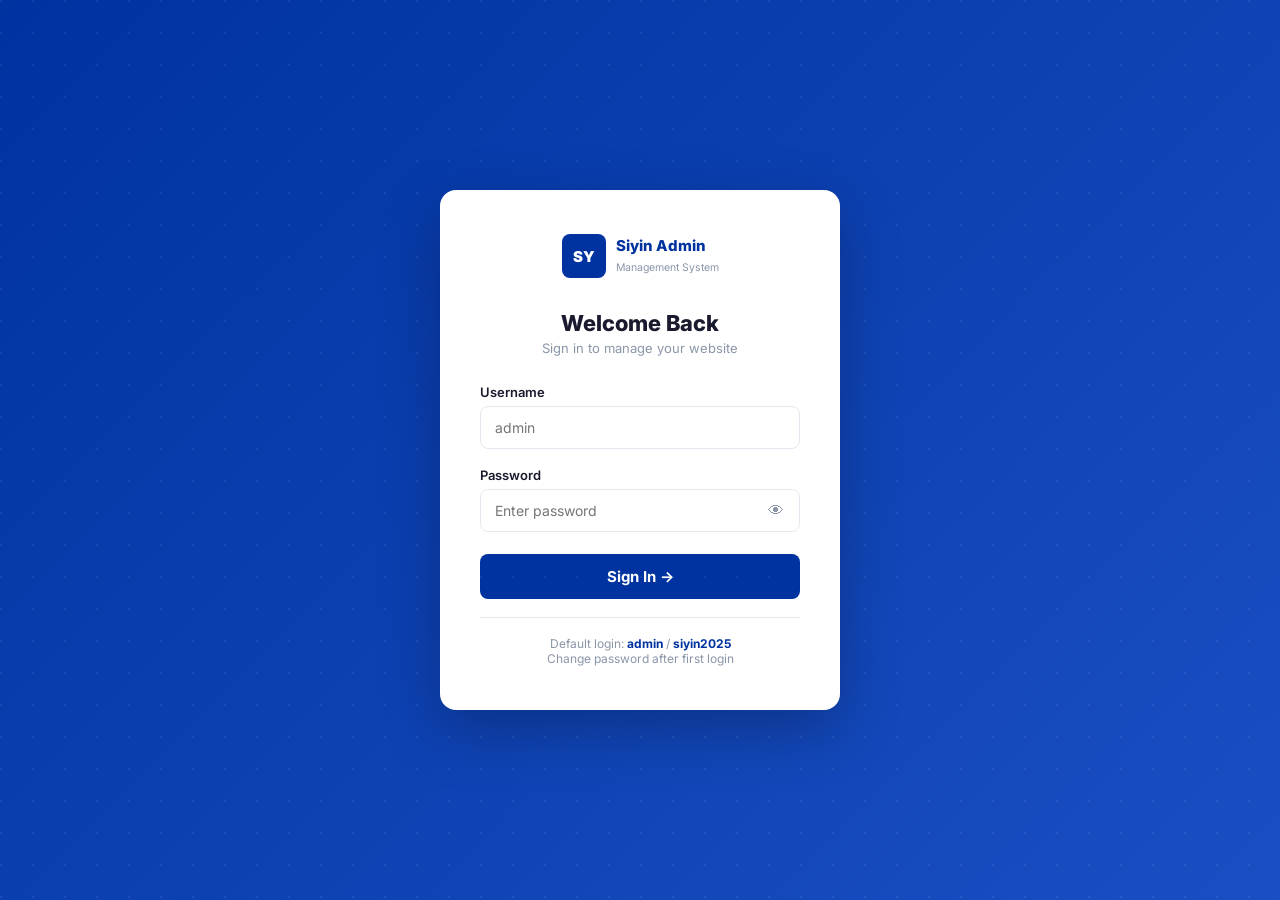
<file: admin/dashboard.html>
<!DOCTYPE html>
<html lang="en">
<head>
<meta charset="UTF-8"><meta name="viewport" content="width=device-width,initial-scale=1">
<title>Dashboard – Siyin Admin</title>
<link rel="stylesheet" href="admin.css">
<style>
.quick-actions{display:grid;grid-template-columns:repeat(4,1fr);gap:14px;margin-bottom:24px}
.qa-btn{background:#fff;border:1px solid var(--bd);border-radius:10px;padding:18px 16px;display:flex;flex-direction:column;align-items:center;gap:8px;cursor:pointer;transition:all .2s;text-align:center;text-decoration:none;color:inherit}
.qa-btn:hover{border-color:var(--blue);box-shadow:0 4px 16px rgba(0,51,160,.1);transform:translateY(-2px)}
.qa-icon{font-size:28px}
.qa-label{font-size:12.5px;font-weight:600;color:var(--text)}
.grid-2{display:grid;grid-template-columns:1fr 1fr;gap:20px;margin-bottom:20px}
.grid-3{display:grid;grid-template-columns:2fr 1fr;gap:20px}
.activity-item{display:flex;align-items:flex-start;gap:12px;padding:12px 0;border-bottom:1px solid var(--bd)}
.activity-item:last-child{border-bottom:none;padding-bottom:0}
.activity-dot{width:8px;height:8px;border-radius:50%;background:var(--blue);flex-shrink:0;margin-top:5px}
.activity-dot.green{background:var(--green)}
.activity-dot.yellow{background:var(--yellow)}
.activity-dot.red{background:var(--red)}
.activity-text{font-size:13px;color:var(--text);line-height:1.5}
.activity-time{font-size:11.5px;color:var(--muted);margin-top:2px}
.mini-chart{display:flex;align-items:flex-end;gap:6px;height:60px;padding:8px 0}
.bar{flex:1;background:var(--blue-bg);border-radius:4px 4px 0 0;transition:background .2s;cursor:pointer;position:relative}
.bar:hover{background:var(--blue)}
.bar-label{font-size:9px;color:var(--muted);text-align:center;margin-top:4px}
.product-quick{display:flex;align-items:center;gap:12px;padding:10px 0;border-bottom:1px solid var(--bd)}
.product-quick:last-child{border-bottom:none}
.pq-img{width:40px;height:40px;border-radius:7px;background:var(--bg);border:1px solid var(--bd);display:flex;align-items:center;justify-content:center;font-size:18px;flex-shrink:0}
.pq-name{font-size:13px;font-weight:600;color:var(--text)}
.pq-cat{font-size:11.5px;color:var(--muted)}
</style>
</head>
<body>
<div class="admin-shell">
  <div class="sidebar" id="sidebar"></div>
  <div class="main-area">
    <div class="topbar">
      <div class="topbar-left">
        <div>
          <div class="page-title">Dashboard</div>
          <div class="page-subtitle" id="dashDate"></div>
        </div>
      </div>
      <div class="topbar-right">
        <a href="../index.html" target="_blank" class="btn btn-ghost btn-sm">
          <svg viewBox="0 0 24 24"><path d="M18 13v6a2 2 0 01-2 2H5a2 2 0 01-2-2V8a2 2 0 012-2h6"/><polyline points="15 3 21 3 21 9"/><line x1="10" y1="14" x2="21" y2="3"/></svg>
          View Website
        </a>
        <div class="topbar-btn" onclick="logout()" title="Logout">
          <svg viewBox="0 0 24 24"><path d="M9 21H5a2 2 0 01-2-2V5a2 2 0 012-2h4"/><polyline points="16 17 21 12 16 7"/><line x1="21" y1="12" x2="9" y2="12"/></svg>
        </div>
      </div>
    </div>
    <div class="page-content">

      <!-- Quick Actions -->
      <div class="quick-actions">
        <a href="products.html?action=new" class="qa-btn"><div class="qa-icon">📦</div><div class="qa-label">Add Product</div></a>
        <a href="inquiries.html" class="qa-btn"><div class="qa-icon">📬</div><div class="qa-label">View Inquiries</div></a>
        <a href="settings.html" class="qa-btn"><div class="qa-icon">⚙️</div><div class="qa-label">Site Settings</div></a>
        <a href="../index.html" target="_blank" class="qa-btn"><div class="qa-icon">🌐</div><div class="qa-label">Visit Website</div></a>
      </div>

      <!-- Stats -->
      <div class="stats-row" id="statsRow"></div>

      <!-- Main grid -->
      <div class="grid-3">
        <!-- Left: Recent inquiries -->
        <div class="card">
          <div class="card-header">
            <div class="card-title">Recent Inquiries</div>
            <a href="inquiries.html" class="btn btn-ghost btn-sm">View All →</a>
          </div>
          <div class="card-body" id="recentInquiries" style="padding:0">
            <table style="width:100%;border-collapse:collapse">
              <thead><tr>
                <th style="padding:10px 16px;font-size:11px;font-weight:600;color:var(--muted);text-transform:uppercase;border-bottom:1px solid var(--bd)">Name / Company</th>
                <th style="padding:10px 16px;font-size:11px;font-weight:600;color:var(--muted);text-transform:uppercase;border-bottom:1px solid var(--bd)">Product</th>
                <th style="padding:10px 16px;font-size:11px;font-weight:600;color:var(--muted);text-transform:uppercase;border-bottom:1px solid var(--bd)">Status</th>
                <th style="padding:10px 16px;font-size:11px;font-weight:600;color:var(--muted);text-transform:uppercase;border-bottom:1px solid var(--bd)">Time</th>
              </tr></thead>
              <tbody id="inqTableBody"></tbody>
            </table>
          </div>
        </div>

        <!-- Right: Quick product list + activity -->
        <div style="display:flex;flex-direction:column;gap:20px">
          <div class="card">
            <div class="card-header">
              <div class="card-title">Featured Products</div>
              <a href="products.html" class="btn btn-ghost btn-sm">Manage</a>
            </div>
            <div class="card-body" id="featuredProds" style="padding:4px 16px"></div>
          </div>
          <div class="card">
            <div class="card-header"><div class="card-title">Activity Log</div></div>
            <div class="card-body" id="activityLog" style="padding:4px 16px"></div>
          </div>
        </div>
      </div>

    </div>
  </div>
</div>
<div id="toast"></div>
<script src="admin.js"></script>
<script>
function pageInit(){
  // Date
  document.getElementById('dashDate').textContent = new Date().toLocaleDateString('en-GB',{weekday:'long',day:'numeric',month:'long',year:'numeric'});

  const products = DB.get('products')||[];
  const inquiries = DB.get('inquiries')||[];
  const newInq = inquiries.filter(i=>i.status==='new').length;

  // Stats
  document.getElementById('statsRow').innerHTML = `
    <div class="stat-card">
      <div class="stat-card-top">
        <div class="stat-icon blue"><svg viewBox="0 0 24 24"><path d="M21 16V8a2 2 0 00-1-1.73l-7-4a2 2 0 00-2 0l-7 4A2 2 0 003 8v8a2 2 0 001 1.73l7 4a2 2 0 002 0l7-4A2 2 0 0021 16z"/></svg></div>
        <span class="stat-change up">↑ Active</span>
      </div>
      <div class="stat-val">${products.length}</div>
      <div class="stat-lbl">Total Products</div>
    </div>
    <div class="stat-card">
      <div class="stat-card-top">
        <div class="stat-icon ${newInq>0?'red':'green'}"><svg viewBox="0 0 24 24"><path d="M4 4h16c1.1 0 2 .9 2 2v12c0 1.1-.9 2-2 2H4c-1.1 0-2-.9-2-2V6c0-1.1.9-2 2-2z"/><polyline points="22,6 12,13 2,6"/></svg></div>
        ${newInq>0?`<span class="stat-change down">⚠ ${newInq} new</span>`:'<span class="stat-change up">✓ All handled</span>'}
      </div>
      <div class="stat-val">${inquiries.length}</div>
      <div class="stat-lbl">Total Inquiries</div>
    </div>
    <div class="stat-card">
      <div class="stat-card-top">
        <div class="stat-icon green"><svg viewBox="0 0 24 24"><polyline points="22 12 18 12 15 21 9 3 6 12 2 12"/></svg></div>
        <span class="stat-change up">↑ Live</span>
      </div>
      <div class="stat-val">5</div>
      <div class="stat-lbl">Published Pages</div>
    </div>
    <div class="stat-card">
      <div class="stat-card-top">
        <div class="stat-icon yellow"><svg viewBox="0 0 24 24"><circle cx="12" cy="12" r="10"/><polyline points="12 6 12 12 16 14"/></svg></div>
        <span class="stat-change up">↑ 3–7d</span>
      </div>
      <div class="stat-val">3–7d</div>
      <div class="stat-lbl">Sample Lead Time</div>
    </div>`;

  // Inquiries table
  const recent = [...inquiries].sort((a,b)=>b.created-a.created).slice(0,5);
  const statusMap = {new:'<span class="badge badge-red">New</span>',replied:'<span class="badge badge-green">Replied</span>',pending:'<span class="badge badge-yellow">Pending</span>',closed:'<span class="badge badge-gray">Closed</span>'};
  document.getElementById('inqTableBody').innerHTML = recent.map(inq=>`
    <tr style="cursor:pointer" onclick="window.location='inquiries.html'">
      <td><div style="font-size:13px;font-weight:600">${inq.name}</div><div style="font-size:11.5px;color:var(--muted)">${inq.company}</div></td>
      <td style="font-size:13px;color:var(--mid)">${inq.product||'—'}</td>
      <td>${statusMap[inq.status]||''}</td>
      <td style="font-size:12px;color:var(--muted)">${fmtDateTime(inq.created)}</td>
    </tr>`).join('');

  // Featured products
  const featured = products.filter(p=>p.featured).slice(0,4);
  document.getElementById('featuredProds').innerHTML = featured.map(p=>`
    <div class="product-quick">
      <div class="pq-img">${p.img?`<img src="${p.img}" style="width:100%;height:100%;object-fit:cover;border-radius:7px">`:'📦'}</div>
      <div style="flex:1;min-width:0">
        <div class="pq-name" style="white-space:nowrap;overflow:hidden;text-overflow:ellipsis">${p.name}</div>
        <div class="pq-cat">${p.category} · ${p.thickness}</div>
      </div>
      <span class="badge badge-green">Active</span>
    </div>`).join('') || '<div style="padding:16px;text-align:center;color:var(--muted);font-size:13px">No featured products</div>';

  // Activity log
  const activities = [
    {dot:'blue',text:'Dashboard accessed','time':fmtDateTime(Date.now())},
    {dot:'green',text:`${products.length} products in catalog`,time:fmtDate(Date.now())},
    {dot:newInq>0?'red':'green',text:newInq>0?`${newInq} new inquiries need reply`:'All inquiries handled',time:fmtDate(Date.now())},
    {dot:'yellow',text:'Site settings last updated',time:fmtDate(Date.now()-86400000)},
  ];
  document.getElementById('activityLog').innerHTML = activities.map(a=>`
    <div class="activity-item">
      <div class="activity-dot ${a.dot}"></div>
      <div><div class="activity-text">${a.text}</div><div class="activity-time">${a.time}</div></div>
    </div>`).join('');
}
</script>
</body>
</html>
</file>
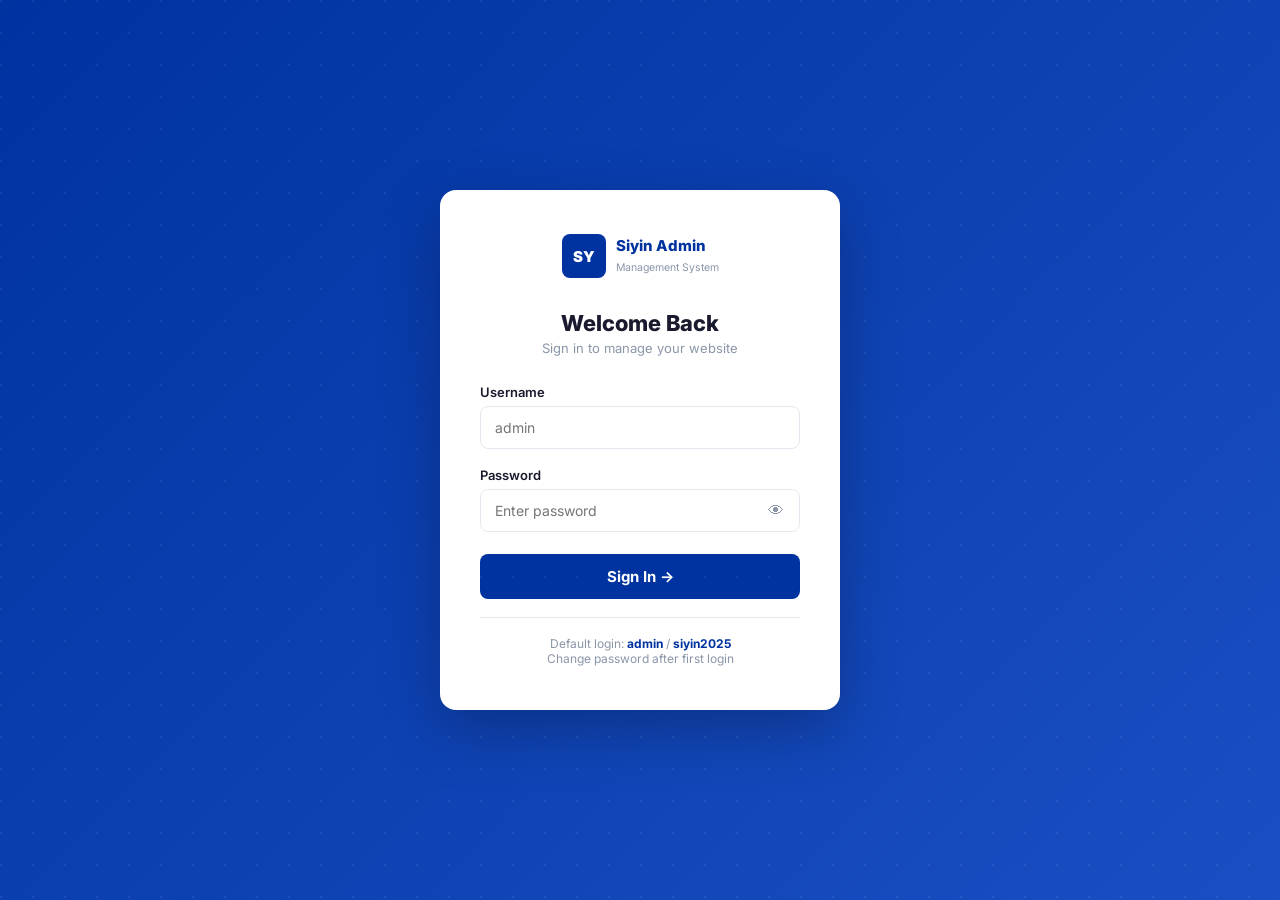
<file: admin/import.html>
<!DOCTYPE html>
<html lang="zh">
<head>
<meta charset="UTF-8">
<meta name="viewport" content="width=device-width,initial-scale=1">
<title>商品快速录入工具 – Siyin Admin</title>
<link rel="preconnect" href="https://fonts.googleapis.com">
<link href="https://fonts.googleapis.com/css2?family=Inter:wght@300;400;500;600;700;800&display=swap" rel="stylesheet">
<link rel="stylesheet" href="admin.css">
<style>
/* ── 页面样式 ── */
.import-wrap{max-width:1100px;margin:0 auto;padding:28px}
.method-tabs{display:flex;gap:0;border-bottom:2px solid var(--bd);margin-bottom:28px}
.mtab{padding:11px 22px;font-size:14px;font-weight:600;color:var(--muted);cursor:pointer;border-bottom:3px solid transparent;margin-bottom:-2px;transition:all .18s;white-space:nowrap;display:flex;align-items:center;gap:8px}
.mtab.on{color:var(--blue);border-bottom-color:var(--blue)}
.mtab svg{width:16px;height:16px;stroke:currentColor;fill:none;stroke-width:2}
.mpanel{display:none}
.mpanel.on{display:block}

/* ── Step guide ── */
.steps-guide{display:flex;gap:0;margin-bottom:28px;counter-reset:step}
.step{flex:1;display:flex;flex-direction:column;align-items:center;text-align:center;position:relative}
.step::after{content:'';position:absolute;top:20px;left:50%;right:-50%;height:2px;background:var(--bd);z-index:0}
.step:last-child::after{display:none}
.step-num{width:40px;height:40px;border-radius:50%;background:var(--blue);color:#fff;display:flex;align-items:center;justify-content:center;font-size:15px;font-weight:700;position:relative;z-index:1;margin-bottom:10px;flex-shrink:0}
.step.done .step-num{background:var(--green)}
.step-text{font-size:12.5px;font-weight:500;color:var(--text);line-height:1.4;padding:0 8px}

/* ── Paste area ── */
.paste-zone{border:2px dashed var(--bd);border-radius:12px;padding:28px;background:var(--bg);transition:all .2s;margin-bottom:16px}
.paste-zone:focus-within{border-color:var(--blue);background:var(--blue-bg)}
.paste-zone textarea{width:100%;border:none;background:transparent;font-size:13.5px;font-family:var(--f);color:var(--text);outline:none;resize:none;line-height:1.7}
.paste-zone-head{display:flex;align-items:center;gap:8px;margin-bottom:10px}
.paste-zone-icon{font-size:20px}
.paste-zone-title{font-size:14px;font-weight:700;color:var(--text)}
.paste-zone-hint{font-size:12px;color:var(--muted)}

/* ── Parse result ── */
.parse-result{background:#fff;border:1px solid var(--bd);border-radius:12px;overflow:hidden;margin-bottom:20px}
.pr-head{padding:14px 18px;background:var(--bg);border-bottom:1px solid var(--bd);display:flex;align-items:center;justify-content:space-between}
.pr-title{font-size:13.5px;font-weight:700;color:var(--text)}
.pr-body{padding:18px}
.field-row{display:grid;grid-template-columns:140px 1fr;gap:10px;align-items:start;margin-bottom:12px}
.field-row:last-child{margin-bottom:0}
.field-key{font-size:12.5px;font-weight:600;color:var(--mid);padding-top:9px;line-height:1.4}
.field-val-wrap{position:relative}
.field-input{width:100%;padding:8px 12px;border:1.5px solid var(--bd);border-radius:7px;font-size:13.5px;font-family:var(--f);color:var(--text);outline:none;transition:border-color .2s;background:#fff}
.field-input:focus{border-color:var(--blue);box-shadow:0 0 0 3px rgba(0,51,160,.1)}
.field-textarea{min-height:80px;resize:vertical;line-height:1.6}
.field-translated{border-color:var(--green)}
.trans-badge{position:absolute;right:8px;top:8px;background:#dcfce7;color:#16a34a;font-size:10px;font-weight:700;padding:2px 6px;border-radius:4px;pointer-events:none}

/* ── Image preview ── */
.img-preview-grid{display:flex;gap:8px;flex-wrap:wrap;margin-top:8px}
.img-preview-item{width:80px;height:80px;border-radius:8px;overflow:hidden;border:1px solid var(--bd);position:relative;cursor:pointer;flex-shrink:0}
.img-preview-item img{width:100%;height:100%;object-fit:cover}
.img-preview-item .ipi-del{position:absolute;top:2px;right:2px;width:16px;height:16px;background:rgba(0,0,0,.6);border-radius:50%;display:flex;align-items:center;justify-content:center;font-size:10px;color:#fff;cursor:pointer}
.img-add-btn{width:80px;height:80px;border-radius:8px;border:2px dashed var(--bd);background:var(--bg);display:flex;flex-direction:column;align-items:center;justify-content:center;cursor:pointer;font-size:10px;color:var(--muted);gap:3px;transition:all .2s}
.img-add-btn:hover{border-color:var(--blue);background:var(--blue-bg)}
.img-add-btn svg{width:20px;height:20px;stroke:var(--muted);fill:none;stroke-width:1.8}

/* ── URL list batch ── */
.url-list-wrap{background:#fff;border:1px solid var(--bd);border-radius:10px;overflow:hidden;margin-bottom:16px}
.url-list-head{padding:12px 16px;background:var(--bg);border-bottom:1px solid var(--bd);display:flex;align-items:center;justify-content:space-between}
.url-row{display:flex;align-items:center;gap:10px;padding:10px 16px;border-bottom:1px solid var(--bd);transition:background .15s}
.url-row:last-child{border-bottom:none}
.url-row:hover{background:var(--bg)}
.url-status{width:8px;height:8px;border-radius:50%;flex-shrink:0}
.url-status.pending{background:var(--bd)}
.url-status.done{background:var(--green)}
.url-status.skip{background:var(--muted)}
.url-text{flex:1;font-size:12.5px;color:var(--text);overflow:hidden;text-overflow:ellipsis;white-space:nowrap}
.url-name{font-size:12px;color:var(--muted);flex-shrink:0;max-width:200px;overflow:hidden;text-overflow:ellipsis;white-space:nowrap}

/* ── Checklist ── */
.checklist{background:#fff;border:1px solid var(--bd);border-radius:10px;padding:16px 18px;margin-bottom:20px}
.cl-title{font-size:13.5px;font-weight:700;color:var(--text);margin-bottom:12px;display:flex;align-items:center;gap:8px}
.cl-item{display:flex;align-items:center;gap:10px;padding:6px 0;border-bottom:1px solid var(--bd);cursor:pointer;user-select:none;transition:background .15s;border-radius:4px;padding:7px 6px}
.cl-item:hover{background:var(--bg)}
.cl-item:last-child{border-bottom:none}
.cl-cb{width:18px;height:18px;border:2px solid var(--bd);border-radius:4px;display:flex;align-items:center;justify-content:center;flex-shrink:0;transition:all .18s}
.cl-cb.on{background:var(--blue);border-color:var(--blue)}
.cl-cb.on::after{content:'✓';font-size:11px;color:#fff;font-weight:700}
.cl-text{font-size:13px;color:var(--text)}
.cl-req{font-size:10.5px;color:var(--red);font-weight:600;margin-left:4px}
.cl-opt{font-size:10.5px;color:var(--muted);margin-left:4px}

/* ── Batch progress ── */
.batch-bar{background:var(--bg);border-radius:8px;height:8px;overflow:hidden;margin:8px 0}
.batch-fill{height:100%;background:linear-gradient(90deg,var(--blue),#4f7cff);border-radius:8px;transition:width .4s}
.batch-stats{display:flex;gap:20px;font-size:12.5px;color:var(--muted)}
.batch-stat strong{color:var(--text);font-weight:600}

/* ── Translation area ── */
.trans-area{background:var(--bg);border-radius:10px;padding:16px;margin-bottom:16px;border:1px solid var(--bd)}
.trans-title{font-size:13px;font-weight:700;margin-bottom:10px;display:flex;align-items:center;gap:8px}
.trans-row{display:grid;grid-template-columns:1fr 24px 1fr;gap:8px;align-items:start;margin-bottom:8px}
.trans-input{width:100%;padding:7px 10px;border:1.5px solid var(--bd);border-radius:6px;font-size:13px;font-family:var(--f);outline:none;background:#fff;transition:border-color .2s;resize:vertical;min-height:40px}
.trans-input:focus{border-color:var(--blue)}
.trans-arrow{display:flex;align-items:center;justify-content:center;color:var(--blue);font-size:16px;padding-top:8px}
.trans-btn{padding:9px 18px;background:var(--blue);color:#fff;border:none;border-radius:7px;font-size:13px;font-weight:600;cursor:pointer;font-family:var(--f);display:flex;align-items:center;gap:6px;transition:all .2s;white-space:nowrap}
.trans-btn:hover{background:var(--blue-dk)}
.trans-btn svg{width:14px;height:14px;stroke:#fff;fill:none;stroke-width:2}

/* ── Category quick select ── */
.cat-quick{display:flex;flex-wrap:wrap;gap:7px;margin-top:6px}
.cq-btn{padding:5px 12px;border-radius:16px;border:1.5px solid var(--bd);font-size:12px;font-weight:500;cursor:pointer;transition:all .18s;background:#fff;color:var(--text)}
.cq-btn:hover{border-color:var(--blue)}
.cq-btn.on{background:var(--blue);color:#fff;border-color:var(--blue)}

/* ── Tips box ── */
.tip-box{background:#fffbeb;border:1px solid #fde68a;border-radius:10px;padding:14px 16px;margin-bottom:20px;display:flex;gap:10px;align-items:flex-start}
.tip-icon{font-size:18px;flex-shrink:0;margin-top:1px}
.tip-text{font-size:13px;color:#78350f;line-height:1.7}
.tip-text strong{color:#92400e}
.tip-text a{color:var(--blue);text-decoration:underline}
.info-box{background:#eff6ff;border:1px solid #bfdbfe;border-radius:10px;padding:14px 16px;margin-bottom:20px;display:flex;gap:10px;align-items:flex-start}
.info-icon{font-size:18px;flex-shrink:0}
.info-text{font-size:13px;color:#1e40af;line-height:1.7}

/* ── Saved list ── */
.saved-grid{display:grid;grid-template-columns:repeat(auto-fill,minmax(240px,1fr));gap:14px}
.saved-card{background:#fff;border:1px solid var(--bd);border-radius:10px;overflow:hidden;transition:all .2s}
.saved-card:hover{box-shadow:0 4px 16px rgba(0,0,0,.08);transform:translateY(-2px)}
.sc-img{height:130px;background:var(--bg);position:relative;display:flex;align-items:center;justify-content:center;font-size:40px;overflow:hidden}
.sc-img img{position:absolute;inset:0;width:100%;height:100%;object-fit:cover}
.sc-body{padding:11px 13px}
.sc-name{font-size:13.5px;font-weight:700;color:var(--text);margin-bottom:3px;display:-webkit-box;-webkit-line-clamp:2;-webkit-box-orient:vertical;overflow:hidden}
.sc-meta{font-size:11.5px;color:var(--muted);margin-bottom:8px}
.sc-status{display:flex;align-items:center;justify-content:space-between}
.sc-acts{display:flex;gap:5px}

/* ── Source badge ── */
.src-badge{display:inline-flex;align-items:center;gap:5px;padding:3px 9px;border-radius:10px;font-size:11px;font-weight:600}
.src-1688{background:#ff6400;color:#fff}
.src-manual{background:var(--bd);color:var(--mid)}
.src-imported{background:#dcfce7;color:#16a34a}
</style>
</head>
<body>
<div class="admin-shell">
<div class="sidebar" id="sidebar"></div>
<div class="main-area">
<div class="topbar">
  <div class="topbar-left">
    <div>
      <div class="page-title">🚀 商品快速录入</div>
      <div class="page-subtitle">Quick Product Import — 多种方式批量上架商品</div>
    </div>
  </div>
  <div class="topbar-right">
    <button class="btn btn-ghost btn-sm" onclick="window.location='products.html'">← 返回商品列表</button>
    <button class="btn btn-primary" onclick="switchTab('saved')">已导入商品 (<span id="savedCount">0</span>)</button>
  </div>
</div>

<div class="import-wrap">

  <!-- ── Method tabs ── -->
  <div class="method-tabs">
    <div class="mtab on" data-tab="manual" onclick="switchTab('manual')">
      <svg viewBox="0 0 24 24"><path d="M11 4H4a2 2 0 00-2 2v14a2 2 0 002 2h14a2 2 0 002-2v-7"/><path d="M18.5 2.5a2.121 2.121 0 013 3L12 15l-4 1 1-4z"/></svg>
      手动快速录入
    </div>
    <div class="mtab" data-tab="paste" onclick="switchTab('paste')">
      <svg viewBox="0 0 24 24"><rect x="9" y="2" width="6" height="4" rx="1"/><path d="M16 4h2a2 2 0 012 2v14a2 2 0 01-2 2H6a2 2 0 01-2-2V6a2 2 0 012-2h2"/></svg>
      粘贴文字提取
    </div>
    <div class="mtab" data-tab="batch" onclick="switchTab('batch')">
      <svg viewBox="0 0 24 24"><line x1="8" y1="6" x2="21" y2="6"/><line x1="8" y1="12" x2="21" y2="12"/><line x1="8" y1="18" x2="21" y2="18"/><line x1="3" y1="6" x2="3.01" y2="6"/><line x1="3" y1="12" x2="3.01" y2="12"/><line x1="3" y1="18" x2="3.01" y2="18"/></svg>
      批量管理 & 状态
    </div>
    <div class="mtab" data-tab="saved" onclick="switchTab('saved')">
      <svg viewBox="0 0 24 24"><path d="M19 21l-7-5-7 5V5a2 2 0 012-2h10a2 2 0 012 2z"/></svg>
      已导入商品
    </div>
  </div>

  <!-- ══════════ TAB 1: 手动快速录入 ══════════ -->
  <div class="mpanel on" id="tab-manual">

    <div class="tip-box">
      <div class="tip-icon">💡</div>
      <div class="tip-text">
        <strong>推荐工作流程：</strong>打开1688商品页 → 复制商品名称/规格文字 → 粘贴到下方字段 → 用「粘贴提取」标签自动解析 → 上传图片（直接复制1688图片URL）→ 保存。<br>
        每个商品 <strong>约3–5分钟</strong>，比逐字填写快4倍。
      </div>
    </div>

    <div style="display:grid;grid-template-columns:1fr 1fr;gap:20px">

      <!-- Left: form -->
      <div>
        <div class="checklist" style="margin-bottom:16px">
          <div class="cl-title">📋 录入进度检查</div>
          <div class="cl-item" onclick="toggleCl(this)"><div class="cl-cb"></div><span class="cl-text">商品名称（中文）<span class="cl-req">必填</span></span></div>
          <div class="cl-item" onclick="toggleCl(this)"><div class="cl-cb"></div><span class="cl-text">商品名称（英文）<span class="cl-req">必填</span></span></div>
          <div class="cl-item" onclick="toggleCl(this)"><div class="cl-cb"></div><span class="cl-text">分类选择<span class="cl-req">必填</span></span></div>
          <div class="cl-item" onclick="toggleCl(this)"><div class="cl-cb"></div><span class="cl-text">主图上传<span class="cl-req">必填</span></span></div>
          <div class="cl-item" onclick="toggleCl(this)"><div class="cl-cb"></div><span class="cl-text">规格/厚度/面料填写<span class="cl-opt">推荐</span></span></div>
          <div class="cl-item" onclick="toggleCl(this)"><div class="cl-cb"></div><span class="cl-text">英文描述填写<span class="cl-opt">推荐</span></span></div>
          <div class="cl-item" onclick="toggleCl(this)"><div class="cl-cb"></div><span class="cl-text">MOQ / 采样周期<span class="cl-opt">可选</span></span></div>
        </div>

        <!-- Quick form -->
        <div style="background:#fff;border:1px solid var(--bd);border-radius:10px;padding:18px">
          <div class="form-group">
            <label class="form-label">商品名 (中文) <span class="req">*</span></label>
            <input class="form-input" id="qf_cn" placeholder="例：SBR潜水料 3mm 涤纶单面贴合" oninput="autoTranslate()">
          </div>
          <div class="form-group">
            <label class="form-label">Product Name (EN) <span class="req">*</span></label>
            <div style="position:relative">
              <input class="form-input" id="qf_en" placeholder="e.g. SBR Neoprene Sheet 3mm Polyester Single Face">
              <div id="transLoading" style="position:absolute;right:10px;top:50%;transform:translateY(-50%);font-size:11px;color:var(--blue);display:none">翻译中…</div>
            </div>
          </div>
          <div class="form-group">
            <label class="form-label">选择分类 <span class="req">*</span></label>
            <select class="form-select" id="qf_cat" onchange="refreshQSubcat()">
              <option value="">选择大类…</option>
            </select>
          </div>
          <div class="form-group">
            <label class="form-label">子分类</label>
            <select class="form-select" id="qf_sub">
              <option value="">无子分类</option>
            </select>
          </div>
          <div class="form-row">
            <div class="form-group">
              <label class="form-label">原料等级</label>
              <select class="form-select" id="qf_grade">
                <option value="">选择…</option>
                <option>SBR</option><option>SCR</option><option>CR</option><option>NBR</option>
              </select>
            </div>
            <div class="form-group">
              <label class="form-label">厚度 (Thickness)</label>
              <input class="form-input" id="qf_thick" placeholder="e.g. 3mm / 2–5mm">
            </div>
          </div>
          <div class="form-group">
            <label class="form-label">贴合面料 (Surface Fabric)</label>
            <input class="form-input" id="qf_fabric" placeholder="e.g. 涤纶(T) / 氨纶 / 佳积布 / 涤氨 / Nylon">
          </div>
          <div class="form-row">
            <div class="form-group">
              <label class="form-label">MOQ</label>
              <input class="form-input" id="qf_moq" placeholder="e.g. 50 meters">
            </div>
            <div class="form-group">
              <label class="form-label">采样时间</label>
              <input class="form-input" id="qf_slt" placeholder="3–7 days">
            </div>
          </div>
          <div class="form-group">
            <label class="form-label">英文描述 (Short Description)</label>
            <textarea class="form-textarea" id="qf_desc" style="min-height:80px" placeholder="e.g. Premium SBR neoprene with polyester lamination, ideal for wetsuits and sports gear. Fast sampling available."></textarea>
          </div>
          <div class="form-group">
            <label class="form-label">产品图片</label>
            <div style="margin-bottom:8px">
              <input class="form-input" id="qf_imgurl" placeholder="直接粘贴1688图片URL（可粘贴多个，每行一个）" style="font-size:12px">
              <div class="form-hint">在1688右键复制图片地址 → 粘贴到这里，回车添加</div>
            </div>
            <div class="img-preview-grid" id="qf_imgPreview">
              <div class="img-add-btn" onclick="document.getElementById('qf_imgFile').click()">
                <svg viewBox="0 0 24 24"><polyline points="16 16 12 12 8 16"/><line x1="12" y1="12" x2="12" y2="21"/><path d="M20.39 18.39A5 5 0 0018 9h-1.26A8 8 0 103 16.3"/></svg>
                上传本地图片
              </div>
              <input type="file" id="qf_imgFile" accept="image/*" multiple style="display:none" onchange="handleImgFiles(event)">
            </div>
          </div>
          <div class="form-group">
            <label class="form-label">1688原链接（仅备注用）</label>
            <input class="form-input" id="qf_srcurl" placeholder="https://detail.1688.com/offer/…" style="font-size:12px">
          </div>
          <div style="display:flex;gap:10px;flex-wrap:wrap;margin-top:4px">
            <button class="btn btn-ghost" onclick="clearQuickForm()">清空</button>
            <button class="btn btn-ghost" onclick="saveQuickDraft()">保存草稿</button>
            <button class="btn btn-success" onclick="saveQuickProduct()">
              <svg viewBox="0 0 24 24"><polyline points="20 6 9 17 4 12"/></svg>
              发布商品
            </button>
          </div>
        </div>
      </div>

      <!-- Right: helpers -->
      <div style="display:flex;flex-direction:column;gap:16px">

        <!-- Translation helper -->
        <div style="background:#fff;border:1px solid var(--bd);border-radius:10px;padding:18px">
          <div style="font-size:13.5px;font-weight:700;margin-bottom:14px;display:flex;align-items:center;gap:8px">🌐 翻译助手</div>
          <div class="form-group" style="margin-bottom:10px">
            <label class="form-label">中文原文（粘贴1688商品标题/规格）</label>
            <textarea class="form-textarea" id="trans_src" style="min-height:90px" placeholder="粘贴1688商品标题、规格、描述…"></textarea>
          </div>
          <div style="display:flex;gap:8px;margin-bottom:10px">
            <button class="trans-btn" onclick="doTranslate()">
              <svg viewBox="0 0 24 24"><path d="M5 8l6 6M4 14l6-6 2-2M2 5h12M7 2h1M22 22l-5-10-5 10M14 18h6"/></svg>
              AI辅助翻译
            </button>
            <button class="btn btn-ghost btn-sm" onclick="copyToNameField()">→ 填入英文名</button>
            <button class="btn btn-ghost btn-sm" onclick="copyToDescField()">→ 填入描述</button>
          </div>
          <div class="form-group">
            <label class="form-label">翻译结果（可编辑）</label>
            <textarea class="form-textarea" id="trans_result" style="min-height:90px" placeholder="翻译结果显示在这里…"></textarea>
          </div>
        </div>

        <!-- 1688 copy guide -->
        <div style="background:#fff;border:1px solid var(--bd);border-radius:10px;padding:18px">
          <div style="font-size:13.5px;font-weight:700;margin-bottom:12px">📋 1688复制技巧</div>
          <div style="display:flex;flex-direction:column;gap:8px">
            <div style="display:flex;gap:10px;align-items:flex-start;padding:9px 12px;background:var(--bg);border-radius:7px">
              <span style="font-size:16px;flex-shrink:0">①</span>
              <div style="font-size:12.5px;color:var(--text);line-height:1.6"><strong>复制商品标题</strong><br>点击标题全选→Ctrl+C→粘贴到翻译助手</div>
            </div>
            <div style="display:flex;gap:10px;align-items:flex-start;padding:9px 12px;background:var(--bg);border-radius:7px">
              <span style="font-size:16px;flex-shrink:0">②</span>
              <div style="font-size:12.5px;color:var(--text);line-height:1.6"><strong>复制规格参数</strong><br>在1688"详细参数"表格全选→Ctrl+C→粘贴到「粘贴文字提取」标签自动解析</div>
            </div>
            <div style="display:flex;gap:10px;align-items:flex-start;padding:9px 12px;background:var(--bg);border-radius:7px">
              <span style="font-size:16px;flex-shrink:0">③</span>
              <div style="font-size:12.5px;color:var(--text);line-height:1.6"><strong>保存图片</strong><br>右键主图→"在新标签页打开图片"→复制URL→粘贴到图片URL输入框</div>
            </div>
            <div style="display:flex;gap:10px;align-items:flex-start;padding:9px 12px;background:var(--bg);border-radius:7px">
              <span style="font-size:16px;flex-shrink:0">④</span>
              <div style="font-size:12.5px;color:var(--text);line-height:1.6"><strong>记录1688链接</strong><br>复制商品URL填入"1688原链接"字段，方便日后对照更新</div>
            </div>
          </div>
        </div>

        <!-- Keyboard shortcuts -->
        <div style="background:#fff;border:1px solid var(--bd);border-radius:10px;padding:16px">
          <div style="font-size:13px;font-weight:700;margin-bottom:10px">⌨️ 快捷键</div>
          <div style="display:flex;flex-direction:column;gap:6px;font-size:12.5px;color:var(--mid)">
            <div style="display:flex;justify-content:space-between"><span>保存发布</span><kbd style="background:var(--bg);border:1px solid var(--bd);border-radius:4px;padding:2px 7px;font-size:11px">Ctrl+Enter</kbd></div>
            <div style="display:flex;justify-content:space-between"><span>保存草稿</span><kbd style="background:var(--bg);border:1px solid var(--bd);border-radius:4px;padding:2px 7px;font-size:11px">Ctrl+S</kbd></div>
            <div style="display:flex;justify-content:space-between"><span>清空表单</span><kbd style="background:var(--bg);border:1px solid var(--bd);border-radius:4px;padding:2px 7px;font-size:11px">Ctrl+Del</kbd></div>
          </div>
        </div>
      </div>
    </div>
  </div>

  <!-- ══════════ TAB 2: 粘贴文字提取 ══════════ -->
  <div class="mpanel" id="tab-paste">
    <div class="info-box">
      <div class="info-icon">ℹ️</div>
      <div class="info-text">
        <strong>操作方法：</strong>在1688商品页，全选商品标题+规格参数表格（Ctrl+A 或手动选中）→ Ctrl+C复制 → 粘贴到下面的文本框 → 点击「智能提取」，系统自动识别填入各字段。
      </div>
    </div>

    <div class="paste-zone">
      <div class="paste-zone-head">
        <div class="paste-zone-icon">📋</div>
        <div>
          <div class="paste-zone-title">粘贴1688商品内容</div>
          <div class="paste-zone-hint">粘贴商品标题 + 规格参数 + 描述（支持中英混排）</div>
        </div>
      </div>
      <textarea id="pasteInput" rows="12" placeholder="在这里粘贴1688复制的商品内容...

例如可粘贴：
SBR潜水料 3mm 涤纶单面贴合 防水保温
材质：SBR橡胶
厚度：3mm
面料：涤纶(T布)
用途：潜水服、保温杯套
颜色：黑色
起订量：50米
货期：7-15天
"></textarea>
    </div>

    <div style="display:flex;gap:10px;margin-bottom:24px">
      <button class="btn btn-primary" onclick="smartExtract()">
        <svg viewBox="0 0 24 24"><circle cx="11" cy="11" r="8"/><path d="M21 21l-4.35-4.35M11 8v6M8 11h6"/></svg>
        智能提取
      </button>
      <button class="btn btn-ghost" onclick="document.getElementById('pasteInput').value=''">清空</button>
      <div id="extractStatus" style="font-size:13px;color:var(--muted);display:flex;align-items:center;gap:6px"></div>
    </div>

    <!-- Extracted fields -->
    <div class="parse-result" id="parseResult" style="display:none">
      <div class="pr-head">
        <div class="pr-title">✅ 提取结果（可直接编辑）</div>
        <div style="display:flex;gap:8px">
          <button class="btn btn-ghost btn-sm" onclick="clearExtracted()">重新提取</button>
          <button class="btn btn-success" onclick="publishExtracted()">发布商品 →</button>
        </div>
      </div>
      <div class="pr-body">
        <div class="field-row">
          <div class="field-key">商品名（中文）</div>
          <div class="field-val-wrap"><input class="field-input" id="ex_cn" placeholder="中文商品名…"><span id="ex_cn_badge" class="trans-badge" style="display:none">已提取</span></div>
        </div>
        <div class="field-row">
          <div class="field-key">Product Name (EN)</div>
          <div class="field-val-wrap"><input class="field-input" id="ex_en" placeholder="English product name…"><span id="ex_en_badge" class="trans-badge" style="display:none">AI翻译</span></div>
        </div>
        <div class="field-row">
          <div class="field-key">分类</div>
          <div class="field-val-wrap">
            <select class="field-input" id="ex_cat" onchange="refreshExSubcat()">
              <option value="">选择分类…</option>
            </select>
          </div>
        </div>
        <div class="field-row">
          <div class="field-key">原料等级</div>
          <div class="field-val-wrap"><input class="field-input" id="ex_grade" placeholder="SBR / SCR / CR…"><span id="ex_grade_badge" class="trans-badge" style="display:none">已提取</span></div>
        </div>
        <div class="field-row">
          <div class="field-key">厚度</div>
          <div class="field-val-wrap"><input class="field-input" id="ex_thick" placeholder="e.g. 3mm"><span id="ex_thick_badge" class="trans-badge" style="display:none">已提取</span></div>
        </div>
        <div class="field-row">
          <div class="field-key">贴合面料</div>
          <div class="field-val-wrap"><input class="field-input" id="ex_fabric" placeholder="涤纶/氨纶/佳积布…"><span id="ex_fabric_badge" class="trans-badge" style="display:none">已提取</span></div>
        </div>
        <div class="field-row">
          <div class="field-key">颜色</div>
          <div class="field-val-wrap"><input class="field-input" id="ex_color" placeholder="e.g. Black / Custom"></div>
        </div>
        <div class="field-row">
          <div class="field-key">MOQ</div>
          <div class="field-val-wrap"><input class="field-input" id="ex_moq" placeholder="e.g. 50 meters"><span id="ex_moq_badge" class="trans-badge" style="display:none">已提取</span></div>
        </div>
        <div class="field-row">
          <div class="field-key">采样周期</div>
          <div class="field-val-wrap"><input class="field-input" id="ex_slt" placeholder="e.g. 3–7 days"><span id="ex_slt_badge" class="trans-badge" style="display:none">已提取</span></div>
        </div>
        <div class="field-row">
          <div class="field-key">应用范围</div>
          <div class="field-val-wrap"><input class="field-input" id="ex_apps" placeholder="Wetsuit, bottle sleeve, footwear…"><span id="ex_apps_badge" class="trans-badge" style="display:none">已提取</span></div>
        </div>
        <div class="field-row">
          <div class="field-key">英文描述</div>
          <div class="field-val-wrap"><textarea class="field-input field-textarea" id="ex_desc" placeholder="English description…"></textarea><span id="ex_desc_badge" class="trans-badge" style="display:none;top:auto;bottom:8px">AI生成</span></div>
        </div>
        <div class="field-row">
          <div class="field-key">1688来源链接</div>
          <div class="field-val-wrap"><input class="field-input" id="ex_src" placeholder="https://detail.1688.com/…" style="font-size:12px"></div>
        </div>
      </div>
    </div>
  </div>

  <!-- ══════════ TAB 3: 批量管理 ══════════ -->
  <div class="mpanel" id="tab-batch">
    <div style="display:grid;grid-template-columns:1fr 1fr;gap:20px;margin-bottom:24px">
      <div style="background:#fff;border:1px solid var(--bd);border-radius:10px;padding:18px">
        <div style="font-size:13.5px;font-weight:700;margin-bottom:16px">📊 上架状态统计</div>
        <div style="display:flex;flex-direction:column;gap:10px" id="batchStats"></div>
      </div>
      <div style="background:#fff;border:1px solid var(--bd);border-radius:10px;padding:18px">
        <div style="font-size:13.5px;font-weight:700;margin-bottom:14px">⚡ 批量操作</div>
        <div style="display:flex;flex-direction:column;gap:9px">
          <button class="btn btn-ghost" style="justify-content:flex-start" onclick="batchPublishAll()">
            <svg viewBox="0 0 24 24" style="width:15px;height:15px;stroke:var(--green);fill:none;stroke-width:2"><polyline points="20 6 9 17 4 12"/></svg>
            一键发布所有草稿
          </button>
          <button class="btn btn-ghost" style="justify-content:flex-start" onclick="batchDraftAll()">
            <svg viewBox="0 0 24 24" style="width:15px;height:15px;stroke:var(--muted);fill:none;stroke-width:2"><path d="M12 2H6a2 2 0 00-2 2v16a2 2 0 002 2h12a2 2 0 002-2V8z"/><polyline points="14 2 14 8 20 8"/></svg>
            全部转为草稿
          </button>
          <button class="btn btn-ghost" style="justify-content:flex-start;color:var(--red)" onclick="batchDeleteDrafts()">
            <svg viewBox="0 0 24 24" style="width:15px;height:15px;stroke:var(--red);fill:none;stroke-width:2"><polyline points="3 6 5 6 21 6"/><path d="M19 6v14a2 2 0 01-2 2H7a2 2 0 01-2-2V6m3 0V4a1 1 0 011-1h4a1 1 0 011 1v2"/></svg>
            删除所有草稿
          </button>
        </div>
        <div class="divider"></div>
        <div style="font-size:12.5px;font-weight:600;color:var(--text);margin-bottom:10px">批量修改分类</div>
        <select class="form-select" id="batchCatFrom" style="margin-bottom:8px">
          <option value="">从分类…</option>
        </select>
        <select class="form-select" id="batchCatTo" style="margin-bottom:8px">
          <option value="">移动到分类…</option>
        </select>
        <button class="btn btn-primary btn-sm" onclick="batchMoveCategory()">移动商品</button>
      </div>
    </div>

    <!-- Product list with status -->
    <div style="background:#fff;border:1px solid var(--bd);border-radius:10px;overflow:hidden">
      <div style="padding:12px 16px;background:var(--bg);border-bottom:1px solid var(--bd);display:flex;align-items:center;justify-content:space-between">
        <div style="font-size:13.5px;font-weight:700">所有商品状态</div>
        <div style="display:flex;gap:8px">
          <input class="form-input" id="batchSearch" placeholder="搜索…" style="width:180px;padding:6px 10px;font-size:12.5px" oninput="renderBatchList()">
          <select class="form-select" id="batchFilter" style="width:110px;font-size:12.5px" onchange="renderBatchList()">
            <option value="">全部</option>
            <option value="active">已发布</option>
            <option value="draft">草稿</option>
          </select>
        </div>
      </div>
      <div id="batchList"></div>
    </div>
  </div>

  <!-- ══════════ TAB 4: 已导入商品 ══════════ -->
  <div class="mpanel" id="tab-saved">
    <div style="display:flex;align-items:center;justify-content:space-between;margin-bottom:20px;gap:16px;flex-wrap:wrap">
      <div style="font-size:22px;font-weight:800;color:var(--text)">已导入商品 <span id="savedCountTitle" style="font-size:14px;color:var(--muted);font-weight:500"></span></div>
      <div style="display:flex;gap:10px">
        <input class="form-input" id="savedSearch" placeholder="搜索商品…" style="width:200px" oninput="renderSaved()">
        <a href="products.html" class="btn btn-ghost">查看前台 →</a>
      </div>
    </div>
    <div class="saved-grid" id="savedGrid"></div>
  </div>

</div><!-- import-wrap -->
</div><!-- main-area -->
</div><!-- admin-shell -->

<div id="toast"></div>
<script src="admin.js"></script>
<script>
/* ═══════ STATE & HELPERS ═══════ */
const CATS_DEFAULT=[
  {id:'c1',name:'Neoprene Fabric',icon:'🧴',parent:'root',order:1},
  {id:'c1a',name:'SBR Neoprene',icon:'⚫',parent:'c1',order:1},
  {id:'c1b',name:'SCR Neoprene',icon:'⚫',parent:'c1',order:2},
  {id:'c1c',name:'CR Neoprene',icon:'⚫',parent:'c1',order:3},
  {id:'c1d',name:'Laminated Neoprene',icon:'📋',parent:'c1',order:4},
  {id:'c2',name:'Laminated Neoprene Fabric',icon:'🔗',parent:'root',order:2},
  {id:'c2a',name:'Polyester Lamination',icon:'🧵',parent:'c2',order:1},
  {id:'c2b',name:'Spandex Lamination',icon:'🧵',parent:'c2',order:2},
  {id:'c2c',name:'Lycra Lamination',icon:'🧵',parent:'c2',order:3},
  {id:'c2d',name:'Jersey Lamination',icon:'🧵',parent:'c2',order:4},
  {id:'c2e',name:'OK Fabric Lamination',icon:'🧵',parent:'c2',order:5},
  {id:'c2f',name:'Mesh Lamination',icon:'🧵',parent:'c2',order:6},
  {id:'c2g',name:'TPU Lamination',icon:'🧵',parent:'c2',order:7},
  {id:'c2h',name:'Velvet Lamination',icon:'🧵',parent:'c2',order:8},
  {id:'c3',name:'Application Materials',icon:'🎯',parent:'root',order:3},
  {id:'c3a',name:'Wetsuit Material',icon:'🤿',parent:'c3',order:1},
  {id:'c3b',name:'Cup Sleeve Material',icon:'🥤',parent:'c3',order:2},
  {id:'c3c',name:'Footwear Material',icon:'👟',parent:'c3',order:3},
  {id:'c3d',name:'Sports Support Material',icon:'💪',parent:'c3',order:4},
  {id:'c3e',name:'Bag Material',icon:'👜',parent:'c3',order:5},
  {id:'c3f',name:'Medical Support Material',icon:'🏥',parent:'c3',order:6},
  {id:'c3g',name:'Fitness Product Material',icon:'🏋️',parent:'c3',order:7},
  {id:'c4',name:'Functional Fabric',icon:'⚡',parent:'root',order:4},
  {id:'c5',name:'Surface Fabric Options',icon:'🎨',parent:'root',order:5},
  {id:'c6',name:'OEM & Custom Solutions',icon:'🏭',parent:'root',order:6},
  {id:'c6a',name:'Custom Thickness',icon:'📏',parent:'c6',order:1},
  {id:'c6b',name:'Custom Lamination',icon:'📐',parent:'c6',order:2},
  {id:'c6c',name:'Custom Color',icon:'🎨',parent:'c6',order:3},
  {id:'c6d',name:'Sample Development',icon:'🔬',parent:'c6',order:4},
  {id:'c7',name:'Best Sellers',icon:'⭐',parent:'root',order:7},
];

function getCats(){return DB.get('categories')||CATS_DEFAULT;}
function getProds(){return DB.get('products')||[];}
function rootCats(){return getCats().filter(c=>c.parent==='root').sort((a,b)=>a.order-b.order);}
function childCats(pid){return getCats().filter(c=>c.parent===pid).sort((a,b)=>a.order-b.order);}
function catName(id){const c=getCats().find(x=>x.id===id);return c?`${c.icon} ${c.name}`:id;}

/* Quick images list */
let qfImgs=[];
let exImgs=[];

/* ═══════ TAB SWITCHING ═══════ */
function switchTab(t){
  document.querySelectorAll('.mtab').forEach(x=>x.classList.toggle('on',x.dataset.tab===t));
  document.querySelectorAll('.mpanel').forEach(x=>x.classList.toggle('on',x.id==='tab-'+t));
  if(t==='batch'){renderBatchStats();renderBatchList();}
  if(t==='saved'){renderSaved();}
  updateSavedCount();
}

/* ═══════ POPULATE CATEGORY SELECTS ═══════ */
function populateCatSelects(){
  const opts='<option value="">选择大类…</option>'+rootCats().map(c=>`<option value="${c.id}">${c.icon} ${c.name}</option>`).join('');
  ['qf_cat','ex_cat','batchCatFrom','batchCatTo'].forEach(id=>{
    const el=document.getElementById(id);
    if(el) el.innerHTML=(id.startsWith('batch')?'<option value="">选择分类…</option>':'')+rootCats().map(c=>`<option value="${c.id}">${c.icon} ${c.name}</option>`).join('');
  });
}
function refreshQSubcat(){
  const pid=document.getElementById('qf_cat').value;
  const kids=childCats(pid);
  document.getElementById('qf_sub').innerHTML='<option value="">无子分类</option>'+kids.map(c=>`<option value="${c.id}">${c.icon} ${c.name}</option>`).join('');
}
function refreshExSubcat(){
  const pid=document.getElementById('ex_cat').value;
  // no subcat field in extract form for simplicity
}

/* ═══════ IMAGE HANDLING ═══════ */
function handleImgFiles(e){
  const files=[...e.target.files];
  files.forEach(f=>{
    const r=new FileReader();
    r.onload=ev=>{qfImgs.push(ev.target.result);renderQfImgs();};
    r.readAsDataURL(f);
  });
}

document.addEventListener('DOMContentLoaded',()=>{
  document.getElementById('qf_imgurl').addEventListener('keydown',e=>{
    if(e.key==='Enter'){
      e.preventDefault();
      const url=e.target.value.trim();
      if(url){qfImgs.push(url);renderQfImgs();e.target.value='';}
    }
  });
});

function renderQfImgs(){
  const el=document.getElementById('qf_imgPreview');
  let html=qfImgs.map((src,i)=>`
    <div class="img-preview-item">
      <img src="${src}" onerror="this.parentElement.style.background='var(--bg)';this.style.display='none'">
      <div class="ipi-del" onclick="removeQfImg(${i})">✕</div>
    </div>`).join('');
  html+=`<div class="img-add-btn" onclick="document.getElementById('qf_imgFile').click()">
    <svg viewBox="0 0 24 24"><polyline points="16 16 12 12 8 16"/><line x1="12" y1="12" x2="12" y2="21"/><path d="M20.39 18.39A5 5 0 0018 9h-1.26A8 8 0 103 16.3"/></svg>
    上传图片
  </div>`;
  el.innerHTML=html;
}
function removeQfImg(i){qfImgs.splice(i,1);renderQfImgs();}

/* ═══════ TRANSLATION HELPER ═══════ */
// Local rule-based translation (no API needed for common neoprene terms)
const TRANS_MAP={
  'SBR': 'SBR', 'SCR': 'SCR', 'CR': 'CR', 'NBR': 'NBR',
  '潜水料': 'Neoprene', '潜水材料': 'Neoprene Material',
  '贴合': 'Laminated', '单面': 'Single Face', '双面': 'Double Face',
  '涤纶': 'Polyester', '氨纶': 'Spandex', '佳积布': 'OK Fabric',
  '涤氨': 'Polyester-Spandex', '锦纶': 'Nylon', '尼龙': 'Nylon',
  '丝绒': 'Velvet', '珊瑚绒': 'Coral Fleece', '印花': 'Printed',
  '压纹': 'Embossed', '打孔': 'Perforated', '防水': 'Waterproof',
  '保温': 'Thermal', '隔热': 'Thermal Insulation', '弹性': 'Elastic',
  '透气': 'Breathable', '减震': 'Shock Absorbing',
  '潜水服': 'Wetsuit', '保温杯套': 'Bottle Sleeve', '杯套': 'Cup Sleeve',
  '运动护具': 'Sports Support', '护膝': 'Knee Brace', '护腰': 'Back Support',
  '护肘': 'Elbow Brace', '鞋': 'Footwear/Shoe', '包': 'Bag',
  '厚度': 'Thickness', '克重': 'Weight', '幅宽': 'Width',
  '起订量': 'MOQ', '货期': 'Lead Time', '采样': 'Sampling',
  '颜色': 'Color', '黑色': 'Black', '定制': 'Custom',
  '米': 'meters', '天': 'days',
};

function ruleBasedTranslate(text){
  let result=text;
  // Replace known terms
  Object.entries(TRANS_MAP).forEach(([cn,en])=>{
    result=result.replace(new RegExp(cn,'g'),en);
  });
  // Remove leftover Chinese characters (replace with [...])
  const hasChinese=/[\u4e00-\u9fff]/.test(result);
  if(hasChinese){
    // Keep the English parts, mark remaining Chinese
    result=result.replace(/[\u4e00-\u9fff]+/g,'[…]');
  }
  return result.trim();
}

function autoTranslate(){
  const cn=document.getElementById('qf_cn').value.trim();
  if(!cn) return;
  const en=ruleBasedTranslate(cn);
  if(en && en!==cn) document.getElementById('qf_en').value=en;
}

function doTranslate(){
  const src=document.getElementById('trans_src').value.trim();
  if(!src){toast('请先粘贴中文内容','error');return;}
  document.getElementById('trans_result').value='翻译处理中…';
  setTimeout(()=>{
    const result=advancedTranslate(src);
    document.getElementById('trans_result').value=result;
    toast('翻译完成（基于规则）','success');
  },400);
}

function advancedTranslate(text){
  // Line by line translation
  const lines=text.split('\n');
  const translated=lines.map(line=>{
    let l=line.trim(); if(!l) return '';
    return ruleBasedTranslate(l);
  });
  return translated.filter(Boolean).join('\n');
}

function copyToNameField(){
  const val=document.getElementById('trans_result').value.trim();
  if(!val) return;
  // Take first line as product name
  const firstLine=val.split('\n')[0];
  document.getElementById('qf_en').value=firstLine;
  toast('已填入英文名称');
}
function copyToDescField(){
  const val=document.getElementById('trans_result').value.trim();
  if(!val) return;
  document.getElementById('qf_desc').value=val;
  toast('已填入英文描述');
}

/* ═══════ SMART EXTRACT ═══════ */
function smartExtract(){
  const text=document.getElementById('pasteInput').value.trim();
  if(!text){toast('请先粘贴内容','error');return;}

  const status=document.getElementById('extractStatus');
  status.innerHTML='⏳ 智能提取中…';

  setTimeout(()=>{
    const data=extractFields(text);
    // Fill fields
    document.getElementById('ex_cn').value=data.cn;
    document.getElementById('ex_en').value=data.en;
    document.getElementById('ex_grade').value=data.grade;
    document.getElementById('ex_thick').value=data.thickness;
    document.getElementById('ex_fabric').value=data.fabric;
    document.getElementById('ex_color').value=data.color;
    document.getElementById('ex_moq').value=data.moq;
    document.getElementById('ex_slt').value=data.slt;
    document.getElementById('ex_apps').value=data.applications;
    document.getElementById('ex_desc').value=data.desc_en;
    // Suggest category
    suggestCategory(data);
    // Show badges
    const badgeFields={cn:'ex_cn',en:'ex_en',grade:'ex_grade',thickness:'ex_thick',fabric:'ex_fabric',moq:'ex_moq',slt:'ex_slt',apps:'ex_apps'};
    Object.entries(badgeFields).forEach(([k,fid])=>{
      const badge=document.getElementById(fid+'_badge');
      if(badge&&data[k]) badge.style.display='block';
    });
    // Populate cat select
    const catEl=document.getElementById('ex_cat');
    catEl.innerHTML='<option value="">选择分类…</option>'+rootCats().map(c=>`<option value="${c.id}">${c.icon} ${c.name}</option>`).join('');
    document.getElementById('parseResult').style.display='block';
    status.innerHTML=`✅ 提取完成，识别到 ${Object.values(data).filter(Boolean).length} 个字段`;
    toast('提取成功！请检查各字段','success');
  },600);
}

function extractFields(text){
  const data={cn:'',en:'',grade:'',thickness:'',fabric:'',color:'',moq:'',slt:'',applications:'',desc_en:''};

  // Grade detection
  const grades=['SBR','SCR','CR','NBR','EPDM'];
  grades.forEach(g=>{if(text.toUpperCase().includes(g)) data.grade=g;});

  // Thickness (支持 3mm, 3.5mm, 2-5mm)
  const thickMatch=text.match(/(\d+(?:\.\d+)?(?:[-–]\d+(?:\.\d+)?)?)\s*mm/i);
  if(thickMatch) data.thickness=thickMatch[1]+'mm';

  // Fabric detection
  const fabricMap={'涤纶':'Polyester (T Fabric)','氨纶':'Spandex','佳积布':'OK Fabric (佳积布)',
    '涤氨':'Polyester-Spandex','锦纶':'Nylon','尼龙':'Nylon','丝绒':'Velvet','珊瑚绒':'Coral Fleece',
    'T布':'T Fabric','Lycra':'Lycra','Jersey':'Jersey','Mesh':'Mesh'};
  const foundFabrics=[];
  Object.entries(fabricMap).forEach(([cn,en])=>{if(text.includes(cn)||text.toLowerCase().includes(cn.toLowerCase())) foundFabrics.push(en);});
  data.fabric=[...new Set(foundFabrics)].join(' / ');

  // Color
  const colorMap={'黑色':'Black','黑':'Black','白色':'White','蓝色':'Blue','红色':'Red','定制':'Custom'};
  Object.entries(colorMap).forEach(([cn,en])=>{if(text.includes(cn)) data.color=en;});

  // MOQ
  const moqMatch=text.match(/起订[量]?\s*[:：]?\s*(\d+)\s*(米|m)/i)||text.match(/最小起订[量]?\s*[:：]?\s*(\d+)\s*(米|m)/i);
  if(moqMatch) data.moq=moqMatch[1]+' meters';

  // Lead time
  const ltMatch=text.match(/货期\s*[:：]?\s*(\d+[-–]\d+|\d+)\s*天/)||text.match(/(\d+[-–]\d+|\d+)\s*个?工作日/);
  if(ltMatch) data.slt=ltMatch[1]+' days';

  // Applications
  const appMap={'潜水服':'Wetsuit','保温杯套':'Bottle Sleeve','杯套':'Cup Sleeve',
    '运动护具':'Sports Support','护膝':'Knee Brace','护腰':'Back Support',
    '鞋':'Footwear','包':'Bag','医疗':'Medical','健身':'Fitness'};
  const foundApps=[];
  Object.entries(appMap).forEach(([cn,en])=>{if(text.includes(cn)) foundApps.push(en);});
  data.applications=foundApps.join(', ');

  // Chinese name: take first line that contains Chinese and neoprene-related terms
  const lines=text.split('\n').map(l=>l.trim()).filter(Boolean);
  const titleLine=lines.find(l=>/[\u4e00-\u9fff]/.test(l)&&(l.includes('潜水')||l.includes('料')||l.includes('SBR')||l.includes('SCR')||l.includes('CR')||l.length<50));
  if(titleLine) data.cn=titleLine;

  // English name (auto-translate)
  if(data.cn) data.en=ruleBasedTranslate(data.cn);

  // Generate English description
  const descParts=[];
  if(data.grade) descParts.push(`${data.grade} neoprene`);
  if(data.thickness) descParts.push(`${data.thickness} thickness`);
  if(data.fabric) descParts.push(`${data.fabric} lamination`);
  if(data.applications) descParts.push(`suitable for: ${data.applications}`);
  if(descParts.length) data.desc_en='Premium '+descParts.join(', ')+'. Fast 3–7 day sampling available. OEM/ODM accepted.';

  return data;
}

function suggestCategory(data){
  const cats=getCats(); const el=document.getElementById('ex_cat');
  let suggested='';
  const t=(data.cn+data.en+data.applications).toLowerCase();
  if(t.includes('wetsuit')||t.includes('潜水服')) suggested='c3a';
  else if(t.includes('bottle')||t.includes('杯套')) suggested='c3b';
  else if(t.includes('footwear')||t.includes('shoe')||t.includes('鞋')) suggested='c3c';
  else if(t.includes('support')||t.includes('护')) suggested='c3d';
  else if(t.includes('polyester')||t.includes('涤纶')) suggested='c2a';
  else if(t.includes('spandex')||t.includes('氨纶')) suggested='c2b';
  else if(t.includes('SBR')) suggested='c1a';
  else if(t.includes('SCR')) suggested='c1b';
  else if(t.includes('CR')) suggested='c1c';
  if(suggested) el.value=suggested;
}

function clearExtracted(){
  document.getElementById('parseResult').style.display='none';
  document.getElementById('pasteInput').value='';
  document.getElementById('extractStatus').innerHTML='';
}

function publishExtracted(){
  const name=document.getElementById('ex_en').value.trim()||document.getElementById('ex_cn').value.trim();
  if(!name){toast('请填写商品名称','error');return;}
  const cat=document.getElementById('ex_cat').value;
  if(!cat){toast('请选择分类','error');return;}
  const ps=getProds();
  const prod={
    id:genId('p'),
    name:name,
    name_cn:document.getElementById('ex_cn').value.trim(),
    category:cat,subcategory:'',
    desc:document.getElementById('ex_desc').value.trim(),
    grade:document.getElementById('ex_grade').value.trim(),
    thickness:document.getElementById('ex_thick').value.trim(),
    fabric:document.getElementById('ex_fabric').value.trim(),
    color:document.getElementById('ex_color').value.trim(),
    moq:document.getElementById('ex_moq').value.trim(),
    sample_time:document.getElementById('ex_slt').value.trim(),
    applications:document.getElementById('ex_apps').value.trim(),
    source_url:document.getElementById('ex_src').value.trim(),
    images:exImgs.filter(Boolean),
    status:'active',featured:false,
    created:Date.now(),updated:Date.now(),
    import_source:'paste_extract',
  };
  ps.push(prod);DB.set('products',ps);
  toast('✅ 商品已发布！','success');
  clearExtracted();
  updateSavedCount();
}

/* ═══════ QUICK FORM ═══════ */
function clearQuickForm(){
  ['qf_cn','qf_en','qf_thick','qf_fabric','qf_moq','qf_slt','qf_desc','qf_imgurl','qf_srcurl']
    .forEach(id=>{const el=document.getElementById(id);if(el)el.value='';});
  document.getElementById('qf_grade').value='';
  document.getElementById('qf_cat').value='';
  document.getElementById('qf_sub').innerHTML='<option value="">无子分类</option>';
  qfImgs=[];renderQfImgs();
  toast('已清空');
}

function buildQuickProduct(status){
  const name=document.getElementById('qf_en').value.trim();
  const nameCn=document.getElementById('qf_cn').value.trim();
  const cat=document.getElementById('qf_cat').value;
  return {
    id:genId('p'),
    name:name||nameCn,
    name_cn:nameCn,
    category:cat,
    subcategory:document.getElementById('qf_sub').value,
    desc:document.getElementById('qf_desc').value.trim(),
    grade:document.getElementById('qf_grade').value,
    thickness:document.getElementById('qf_thick').value.trim(),
    fabric:document.getElementById('qf_fabric').value.trim(),
    moq:document.getElementById('qf_moq').value.trim(),
    sample_time:document.getElementById('qf_slt').value.trim(),
    images:[...qfImgs],
    source_url:document.getElementById('qf_srcurl').value.trim(),
    status,featured:false,
    created:Date.now(),updated:Date.now(),
    import_source:'quick_form',
  };
}

function saveQuickDraft(){
  const p=buildQuickProduct('draft');
  if(!p.name){toast('请填写商品名称','error');return;}
  const ps=getProds();ps.push(p);DB.set('products',ps);
  toast('草稿已保存','success');
  clearQuickForm();updateSavedCount();
}

function saveQuickProduct(){
  const p=buildQuickProduct('active');
  if(!p.name){toast('请填写商品名称','error');return;}
  if(!p.category){toast('请选择分类','error');return;}
  const ps=getProds();ps.push(p);DB.set('products',ps);
  toast('✅ 商品已发布！','success');
  clearQuickForm();updateSavedCount();
}

/* ═══════ BATCH MANAGEMENT ═══════ */
function renderBatchStats(){
  const ps=getProds();
  const active=ps.filter(p=>p.status==='active').length;
  const draft=ps.filter(p=>p.status==='draft').length;
  const total=ps.length;
  const withImg=ps.filter(p=>p.images?.length>0).length;
  const withCat=ps.filter(p=>p.category).length;

  document.getElementById('batchStats').innerHTML=`
    <div style="display:flex;justify-content:space-between;font-size:13px;padding:6px 0;border-bottom:1px solid var(--bd)">
      <span style="color:var(--mid)">商品总数</span><strong>${total}</strong>
    </div>
    <div style="display:flex;justify-content:space-between;font-size:13px;padding:6px 0;border-bottom:1px solid var(--bd)">
      <span style="color:var(--green)">✅ 已发布</span><strong style="color:var(--green)">${active}</strong>
    </div>
    <div style="display:flex;justify-content:space-between;font-size:13px;padding:6px 0;border-bottom:1px solid var(--bd)">
      <span style="color:var(--muted)">📝 草稿</span><strong>${draft}</strong>
    </div>
    <div style="display:flex;justify-content:space-between;font-size:13px;padding:6px 0;border-bottom:1px solid var(--bd)">
      <span style="color:var(--mid)">🖼️ 有图片</span><strong>${withImg} / ${total}</strong>
    </div>
    <div style="margin-top:10px">
      <div class="batch-bar"><div class="batch-fill" style="width:${total?Math.round(active/total*100):0}%"></div></div>
      <div class="batch-stats"><span>发布率: <strong>${total?Math.round(active/total*100):0}%</strong></span></div>
    </div>`;
}

function renderBatchList(){
  const q=(document.getElementById('batchSearch')?.value||'').toLowerCase();
  const filt=document.getElementById('batchFilter')?.value||'';
  const ps=getProds().filter(p=>{
    if(q&&!p.name?.toLowerCase().includes(q)&&!p.name_cn?.toLowerCase().includes(q)) return false;
    if(filt&&p.status!==filt) return false;
    return true;
  });

  if(!ps.length){document.getElementById('batchList').innerHTML='<div style="padding:32px;text-align:center;color:var(--muted)">暂无商品</div>';return;}

  document.getElementById('batchList').innerHTML=ps.map(p=>`
    <div style="display:flex;align-items:center;gap:12px;padding:11px 16px;border-bottom:1px solid var(--bd);transition:background .15s" onmouseover="this.style.background='var(--bg)'" onmouseout="this.style.background=''">
      <div style="width:40px;height:40px;border-radius:7px;background:var(--bg);border:1px solid var(--bd);overflow:hidden;flex-shrink:0;display:flex;align-items:center;justify-content:center;font-size:18px">
        ${p.images?.[0]?`<img src="${p.images[0]}" style="width:100%;height:100%;object-fit:cover">`:' 📦'}
      </div>
      <div style="flex:1;min-width:0">
        <div style="font-size:13.5px;font-weight:600;white-space:nowrap;overflow:hidden;text-overflow:ellipsis">${p.name}</div>
        <div style="font-size:11.5px;color:var(--muted)">${p.name_cn||''} ${p.grade?'· '+p.grade:''} ${p.thickness?'· '+p.thickness:''}</div>
      </div>
      <span class="badge badge-${p.status==='active'?'green':'gray'}" style="flex-shrink:0">${p.status==='active'?'已发布':'草稿'}</span>
      ${p.images?.length>0?'<span style="font-size:11px;color:var(--muted)">🖼️'+p.images.length+'</span>':'<span style="font-size:11px;color:var(--red)">无图</span>'}
      ${p.source_url?`<a href="${p.source_url}" target="_blank" style="font-size:10.5px;color:var(--blue);text-decoration:none;flex-shrink:0" title="查看1688原链接">1688↗</a>`:''}
      <div style="display:flex;gap:5px;flex-shrink:0">
        <button class="btn btn-ghost btn-sm" onclick="toggleProdStatus('${p.id}')">${p.status==='active'?'转草稿':'发布'}</button>
        <button class="btn btn-primary btn-sm" onclick="window.location='products.html'">编辑</button>
      </div>
    </div>`).join('');
}

function toggleProdStatus(id){
  const ps=getProds();const p=ps.find(x=>x.id===id);if(!p)return;
  p.status=p.status==='active'?'draft':'active';
  DB.set('products',ps);renderBatchList();renderBatchStats();
  toast(p.status==='active'?'已发布':'转为草稿');
}

function batchPublishAll(){
  if(!confirm('将所有草稿商品发布？')) return;
  const ps=getProds();ps.forEach(p=>{if(p.status==='draft')p.status='active';});
  DB.set('products',ps);renderBatchStats();renderBatchList();
  toast('所有草稿已发布','success');
}
function batchDraftAll(){
  if(!confirm('将所有商品转为草稿？')) return;
  const ps=getProds();ps.forEach(p=>p.status='draft');
  DB.set('products',ps);renderBatchStats();renderBatchList();
  toast('全部转为草稿');
}
function batchDeleteDrafts(){
  const ps=getProds();const cnt=ps.filter(p=>p.status==='draft').length;
  if(!cnt){toast('没有草稿商品');return;}
  if(!confirm(`删除 ${cnt} 个草稿商品？此操作不可撤销。`)) return;
  DB.set('products',ps.filter(p=>p.status!=='draft'));
  renderBatchStats();renderBatchList();
  toast(`已删除 ${cnt} 个草稿`,'success');
}
function batchMoveCategory(){
  const from=document.getElementById('batchCatFrom').value;
  const to=document.getElementById('batchCatTo').value;
  if(!from||!to||from===to){toast('请选择源和目标分类','error');return;}
  const ps=getProds();let cnt=0;
  ps.forEach(p=>{if(p.category===from){p.category=to;cnt++;}});
  DB.set('products',ps);renderBatchList();renderBatchStats();
  toast(`已移动 ${cnt} 个商品`,'success');
}

/* ═══════ SAVED TAB ═══════ */
function renderSaved(){
  const q=(document.getElementById('savedSearch')?.value||'').toLowerCase();
  const ps=getProds().filter(p=>!q||(p.name?.toLowerCase().includes(q)||p.name_cn?.toLowerCase().includes(q)));
  document.getElementById('savedCountTitle').textContent=`(${ps.length} 件商品)`;
  if(!ps.length){
    document.getElementById('savedGrid').innerHTML=`<div style="grid-column:1/-1;padding:48px;text-align:center;color:var(--muted)">
      <div style="font-size:44px;margin-bottom:12px">📦</div>
      <div style="font-size:15px;font-weight:700;color:var(--text);margin-bottom:8px">还没有商品</div>
      <button class="btn btn-primary" onclick="switchTab('manual')">开始录入第一个商品</button>
    </div>`;return;
  }
  document.getElementById('savedGrid').innerHTML=ps.map(p=>`
    <div class="saved-card">
      <div class="sc-img">${p.images?.[0]?`<img src="${p.images[0]}" alt="${p.name}">`:'📦'}</div>
      <div class="sc-body">
        <div class="sc-name">${p.name}</div>
        <div class="sc-meta">${p.name_cn||''} ${p.grade?'· '+p.grade:''} ${p.thickness?'· '+p.thickness:''}</div>
        <div class="sc-status">
          <span class="badge badge-${p.status==='active'?'green':'gray'}">${p.status==='active'?'已发布':'草稿'}</span>
          <div class="sc-acts">
            ${p.source_url?`<a href="${p.source_url}" target="_blank" title="查看1688原图" class="btn btn-ghost btn-sm">1688</a>`:''}
            <button class="btn btn-primary btn-sm" onclick="window.location='products.html'">编辑</button>
          </div>
        </div>
      </div>
    </div>`).join('');
}

function updateSavedCount(){
  const cnt=getProds().length;
  document.getElementById('savedCount').textContent=cnt;
  document.getElementById('savedCountTitle').textContent=`(${cnt} 件商品)`;
}

/* ═══════ KEYBOARD SHORTCUTS ═══════ */
document.addEventListener('keydown',e=>{
  if(e.ctrlKey&&e.key==='Enter'){e.preventDefault();saveQuickProduct();}
  if(e.ctrlKey&&e.key==='s'){e.preventDefault();saveQuickDraft();}
});

/* ═══════ CHECKLIST ═══════ */
function toggleCl(item){item.querySelector('.cl-cb').classList.toggle('on');}

/* ═══════ INIT ═══════ */
function pageInit(){
  populateCatSelects();
  updateSavedCount();
  renderQfImgs();
}
</script>
</body>
</html>
</file>
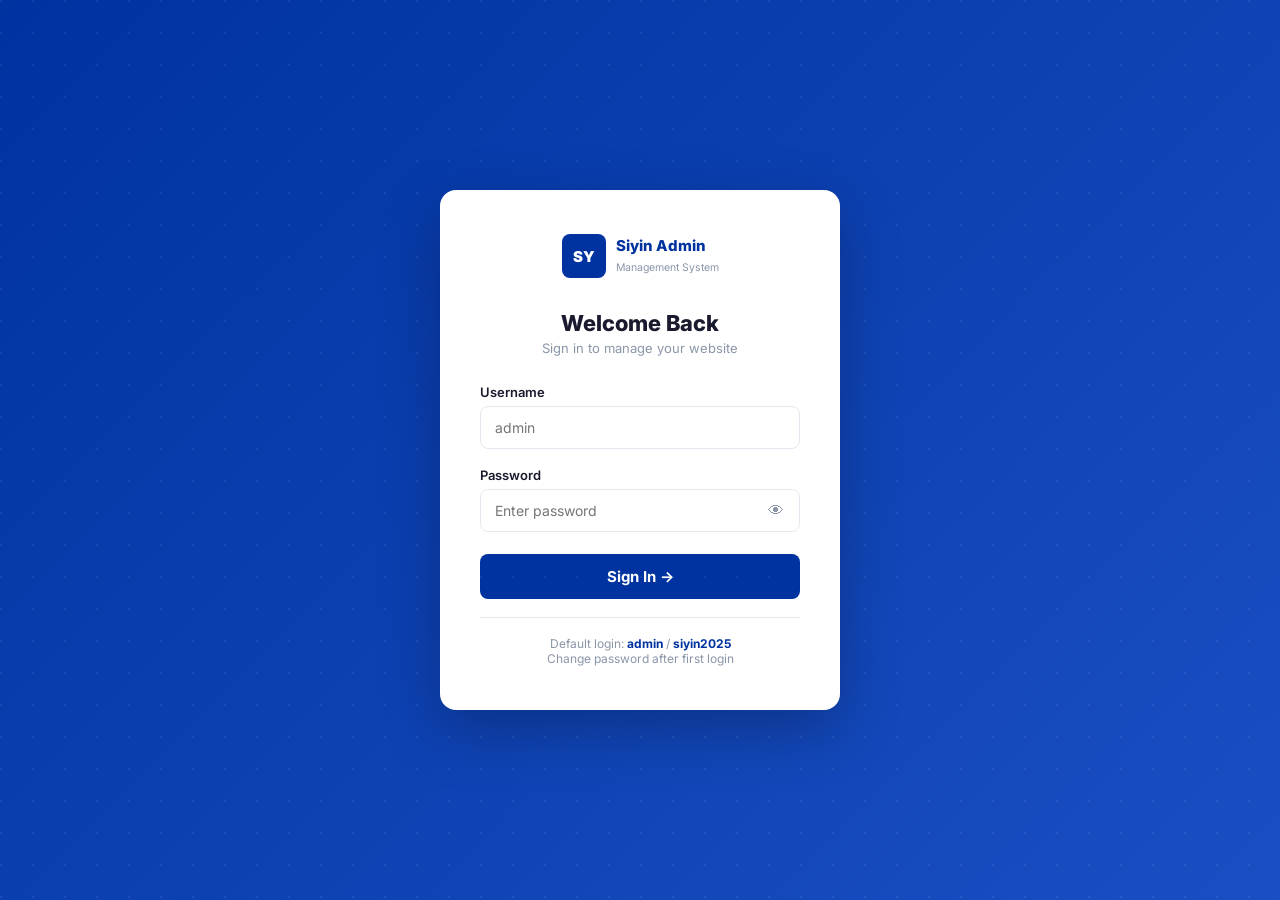
<file: admin/products.html>
<!DOCTYPE html>
<html lang="en">
<head>
<meta charset="UTF-8"><meta name="viewport" content="width=device-width,initial-scale=1">
<title>Product & Category Management – Siyin Admin</title>
<link rel="stylesheet" href="admin.css">
<style>
/* ── 整体2栏布局 ── */
.pm-wrap{display:flex;min-height:calc(100vh - 60px)}
.cat-panel{width:272px;flex-shrink:0;background:#fff;border-right:1px solid var(--bd);display:flex;flex-direction:column;position:sticky;top:60px;height:calc(100vh - 60px);overflow:hidden}
.cat-panel-head{padding:14px 16px 10px;border-bottom:1px solid var(--bd);display:flex;align-items:center;justify-content:space-between;flex-shrink:0}
.cat-panel-title{font-size:13px;font-weight:700;color:var(--text)}
.cat-panel-body{flex:1;overflow-y:auto;padding:8px 0}
.cat-panel-body::-webkit-scrollbar{width:3px}
.cat-panel-body::-webkit-scrollbar-thumb{background:rgba(0,0,0,.1);border-radius:2px}
.prod-panel{flex:1;padding:22px;overflow:auto;min-width:0}

/* ── Category Tree ── */
.cat-all{display:flex;align-items:center;gap:9px;padding:9px 14px;margin:0 8px 4px;border-radius:8px;cursor:pointer;transition:background .15s;user-select:none}
.cat-all.sel{background:var(--blue);color:#fff}
.cat-all:not(.sel):hover{background:var(--bg)}
.cat-all-lbl{font-size:13px;font-weight:600;flex:1}
.cat-all-cnt{font-size:11px;font-weight:600;padding:1px 7px;border-radius:10px}
.cat-all.sel .cat-all-cnt{background:rgba(255,255,255,.2);color:#fff}
.cat-all:not(.sel) .cat-all-cnt{background:var(--bg);color:var(--muted)}

.cat-item{padding:0 8px}
.cat-row{display:flex;align-items:center;gap:7px;padding:7px 8px;border-radius:7px;cursor:pointer;transition:background .15s;user-select:none;position:relative}
.cat-row:hover{background:var(--bg)}
.cat-row.sel{background:var(--blue-bg)}
.cat-row.sel .cr-name{color:var(--blue);font-weight:600}
.cr-arrow{width:15px;height:15px;display:flex;align-items:center;justify-content:center;flex-shrink:0;color:var(--muted);font-size:9px;transition:transform .18s}
.cr-arrow.open{transform:rotate(90deg)}
.cr-arrow.hide{opacity:0;pointer-events:none}
.cr-icon{font-size:13px;flex-shrink:0}
.cr-name{font-size:13px;color:var(--text);flex:1;min-width:0;overflow:hidden;text-overflow:ellipsis;white-space:nowrap}
.cr-cnt{font-size:10.5px;color:var(--muted);background:var(--bg);padding:1px 6px;border-radius:10px;flex-shrink:0}
.cr-btns{display:none;gap:2px;flex-shrink:0}
.cat-row:hover .cr-btns{display:flex}
.cr-btn{width:20px;height:20px;border:none;background:transparent;border-radius:4px;cursor:pointer;display:flex;align-items:center;justify-content:center;font-size:11px;padding:0;transition:background .15s}
.cr-btn:hover{background:var(--bd)}
.cat-children{padding-left:18px;display:none}
.cat-children.open{display:block}

/* ── Product toolbar ── */
.pt-bar{display:flex;align-items:center;gap:10px;margin-bottom:18px;flex-wrap:wrap}
.pt-search{flex:1;min-width:180px;position:relative}
.pt-search svg{position:absolute;left:10px;top:50%;transform:translateY(-50%);width:14px;height:14px;stroke:var(--muted);fill:none;stroke-width:2;pointer-events:none}
.pt-search input{width:100%;padding:8px 10px 8px 32px;border:1.5px solid var(--bd);border-radius:7px;font-size:13px;outline:none;font-family:var(--f);transition:border-color .2s}
.pt-search input:focus{border-color:var(--blue)}
.view-btns{display:flex;gap:3px}
.vbtn{width:30px;height:30px;border:1.5px solid var(--bd);background:#fff;border-radius:6px;display:flex;align-items:center;justify-content:center;cursor:pointer;transition:all .15s;color:var(--muted)}
.vbtn.on,.vbtn:hover{border-color:var(--blue);color:var(--blue);background:var(--blue-bg)}
.vbtn svg{width:14px;height:14px;stroke:currentColor;fill:none;stroke-width:2}
.pt-info{font-size:12.5px;color:var(--muted);margin-left:auto;white-space:nowrap}

/* ── Grid view ── */
.pg-grid{display:grid;grid-template-columns:repeat(auto-fill,minmax(200px,1fr));gap:14px}
.pg-card{background:#fff;border:1px solid var(--bd);border-radius:10px;overflow:hidden;transition:all .2s;cursor:pointer}
.pg-card:hover{box-shadow:0 5px 20px rgba(0,0,0,.1);transform:translateY(-2px)}
.pg-thumb{height:150px;background:var(--bg);position:relative;overflow:hidden;display:flex;align-items:center;justify-content:center;font-size:44px}
.pg-thumb img{position:absolute;inset:0;width:100%;height:100%;object-fit:cover}
.pg-hover{position:absolute;inset:0;background:rgba(0,0,0,0);display:flex;align-items:center;justify-content:center;gap:6px;transition:background .2s}
.pg-card:hover .pg-hover{background:rgba(0,0,0,.38)}
.pg-hover-btn{background:#fff;border:none;border-radius:6px;padding:6px 11px;font-size:11.5px;font-weight:600;cursor:pointer;opacity:0;transform:translateY(5px);transition:all .2s;font-family:var(--f)}
.pg-card:hover .pg-hover-btn{opacity:1;transform:translateY(0)}
.pg-body{padding:11px 13px}
.pg-cat{font-size:10px;font-weight:700;color:var(--blue);text-transform:uppercase;letter-spacing:.5px;margin-bottom:3px}
.pg-name{font-size:13.5px;font-weight:700;color:var(--text);margin-bottom:3px;line-height:1.3;display:-webkit-box;-webkit-line-clamp:2;-webkit-box-orient:vertical;overflow:hidden}
.pg-spec{font-size:11.5px;color:var(--muted);margin-bottom:8px}
.pg-foot{display:flex;align-items:center;justify-content:space-between;border-top:1px solid var(--bd);padding-top:8px}
.pg-status{font-size:11px;font-weight:600;display:flex;align-items:center;gap:3px}
.pg-status::before{content:'';width:5px;height:5px;border-radius:50%;background:currentColor}
.pg-status.on{color:var(--green)} .pg-status.off{color:var(--muted)}
.pg-acts{display:flex;gap:3px}
.ib{width:26px;height:26px;border:1px solid var(--bd);background:#fff;border-radius:5px;display:flex;align-items:center;justify-content:center;cursor:pointer;transition:all .15s;color:var(--mid)}
.ib:hover.e{border-color:var(--blue);color:var(--blue);background:var(--blue-bg)}
.ib:hover.d{border-color:var(--red);color:var(--red);background:#fef2f2}
.ib svg{width:12px;height:12px;stroke:currentColor;fill:none;stroke-width:2}

/* ── List view ── */
.pg-list{display:none}
.pg-list.on{display:block}
.pg-grid.on{display:grid}
.pg-grid.off{display:none}

/* ── Empty ── */
.pm-empty{padding:56px 16px;text-align:center;color:var(--muted)}
.pm-empty .ei{font-size:48px;margin-bottom:12px}
.pm-empty .et{font-size:15px;font-weight:700;color:var(--text);margin-bottom:6px}

/* ── Product Modal ── */
.pm-modal .modal{max-width:800px}
.tab-bar{display:flex;border-bottom:2px solid var(--bd);margin-bottom:22px}
.tab-item{padding:8px 18px;font-size:13px;font-weight:600;color:var(--muted);cursor:pointer;border-bottom:2px solid transparent;margin-bottom:-2px;transition:all .18s;white-space:nowrap}
.tab-item.on{color:var(--blue);border-color:var(--blue)}
.tab-pane{display:none}
.tab-pane.on{display:block}
/* Image grid */
.img-grid{display:grid;grid-template-columns:repeat(4,1fr);gap:8px;margin-top:6px}
.img-slot{aspect-ratio:1;border-radius:8px;border:2px dashed var(--bd);background:var(--bg);display:flex;flex-direction:column;align-items:center;justify-content:center;cursor:pointer;transition:all .18s;position:relative;overflow:hidden;font-size:10px;color:var(--muted);gap:4px}
.img-slot:hover{border-color:var(--blue);background:var(--blue-bg)}
.img-slot.filled{border-style:solid;border-color:var(--bd)}
.img-slot img{position:absolute;inset:0;width:100%;height:100%;object-fit:cover}
.img-slot .del-img{position:absolute;top:3px;right:3px;width:18px;height:18px;background:rgba(0,0,0,.6);border-radius:50%;display:none;align-items:center;justify-content:center;cursor:pointer;color:#fff;font-size:11px;z-index:2;border:none}
.img-slot.filled:hover .del-img{display:flex}
.img-slot .add-lbl{font-size:9.5px;color:var(--muted);text-align:center;line-height:1.3}
.img-slot-add{font-size:22px;line-height:1}
/* Feature chips */
.feat-wrap{display:flex;flex-wrap:wrap;gap:7px;margin-top:6px}
.feat-chip{display:flex;align-items:center;gap:5px;padding:5px 11px;border-radius:20px;border:1.5px solid var(--bd);font-size:12px;font-weight:500;cursor:pointer;transition:all .18s;user-select:none}
.feat-chip:hover{border-color:var(--blue)}
.feat-chip.on{background:var(--blue);color:#fff;border-color:var(--blue)}
/* Spec rows */
.spec-list{display:flex;flex-direction:column;gap:7px;margin-top:6px}
.spec-row{display:grid;grid-template-columns:1fr 1fr 30px;gap:7px;align-items:center}
.spec-del{width:28px;height:28px;border:1px solid var(--bd);background:#fff;border-radius:6px;cursor:pointer;display:flex;align-items:center;justify-content:center;color:var(--red);font-size:14px;transition:background .15s;flex-shrink:0}
.spec-del:hover{background:#fef2f2}

/* ── Cat Manager Modal ── */
.cat-mgr-list{display:flex;flex-direction:column;gap:5px;max-height:380px;overflow-y:auto;padding:2px}
.cml-item{display:flex;align-items:center;gap:9px;padding:9px 12px;background:var(--bg);border:1px solid var(--bd);border-radius:8px}
.cml-handle{color:var(--muted);font-size:14px;cursor:grab;flex-shrink:0}
.cml-icon{font-size:14px;flex-shrink:0}
.cml-name{flex:1;font-size:13px;font-weight:500;color:var(--text)}
.cml-parent{font-size:11px;color:var(--muted);background:#fff;padding:1px 7px;border-radius:8px;border:1px solid var(--bd);flex-shrink:0}
.cml-del{width:26px;height:26px;border:1px solid var(--bd);background:#fff;border-radius:6px;cursor:pointer;display:flex;align-items:center;justify-content:center;color:var(--red);font-size:13px;transition:all .15s;flex-shrink:0;border:none}
.cml-del:hover{background:#fef2f2}
</style>
</head>
<body>
<div class="admin-shell">
<div class="sidebar" id="sidebar"></div>
<div class="main-area">

<!-- Topbar -->
<div class="topbar">
  <div class="topbar-left">
    <div>
      <div class="page-title" id="ptitle">Products</div>
      <div class="page-subtitle" id="psubtitle">All Products</div>
    </div>
  </div>
  <div class="topbar-right">
    <button class="btn btn-ghost btn-sm" onclick="openCatMgr()">
      <svg viewBox="0 0 24 24"><line x1="8" y1="6" x2="21" y2="6"/><line x1="8" y1="12" x2="21" y2="12"/><line x1="8" y1="18" x2="21" y2="18"/><line x1="3" y1="6" x2="3.01" y2="6"/><line x1="3" y1="12" x2="3.01" y2="12"/><line x1="3" y1="18" x2="3.01" y2="18"/></svg>
      Manage Categories
    </button>
    <button class="btn btn-primary" onclick="openProdForm(null)">
      <svg viewBox="0 0 24 24"><line x1="12" y1="5" x2="12" y2="19"/><line x1="5" y1="12" x2="19" y2="12"/></svg>
      Add Product
    </button>
  </div>
</div>

<!-- Main layout -->
<div class="pm-wrap">

  <!-- Left: Category tree -->
  <div class="cat-panel">
    <div class="cat-panel-head">
      <div class="cat-panel-title">📂 Categories</div>
      <button class="btn btn-primary btn-sm" onclick="openAddCat('root')" title="Add top-level category" style="padding:5px 9px">
        <svg viewBox="0 0 24 24" style="width:12px;height:12px;stroke:#fff;fill:none;stroke-width:3"><line x1="12" y1="5" x2="12" y2="19"/><line x1="5" y1="12" x2="19" y2="12"/></svg>
      </button>
    </div>
    <div class="cat-panel-body">
      <div class="cat-all sel" id="catAllRow" onclick="selCat('__all__')">
        <span style="font-size:15px">📋</span>
        <span class="cat-all-lbl">All Products</span>
        <span class="cat-all-cnt" id="catAllCnt">0</span>
      </div>
      <div id="catTree"></div>
    </div>
  </div>

  <!-- Right: Products -->
  <div class="prod-panel">
    <div class="pt-bar">
      <div class="pt-search">
        <svg viewBox="0 0 24 24"><circle cx="11" cy="11" r="8"/><line x1="21" y1="21" x2="16.65" y2="16.65"/></svg>
        <input type="text" id="srch" placeholder="Search products…" oninput="renderProds()">
      </div>
      <select class="form-select" id="sfilt" onchange="renderProds()" style="width:130px">
        <option value="">All Status</option>
        <option value="active">Active</option>
        <option value="draft">Draft</option>
      </select>
      <div class="view-btns">
        <div class="vbtn on" id="vg" onclick="setView('grid')" title="Grid">
          <svg viewBox="0 0 24 24"><rect x="3" y="3" width="7" height="7"/><rect x="14" y="3" width="7" height="7"/><rect x="3" y="14" width="7" height="7"/><rect x="14" y="14" width="7" height="7"/></svg>
        </div>
        <div class="vbtn" id="vl" onclick="setView('list')" title="List">
          <svg viewBox="0 0 24 24"><line x1="8" y1="6" x2="21" y2="6"/><line x1="8" y1="12" x2="21" y2="12"/><line x1="8" y1="18" x2="21" y2="18"/><line x1="3" y1="6" x2="3.01" y2="6"/></svg>
        </div>
      </div>
      <div class="pt-info" id="ptInfo"></div>
    </div>
    <div class="pg-grid on" id="pgGrid"></div>
    <div class="pg-list" id="pgList">
      <div class="tbl-wrap">
        <table><thead><tr>
          <th style="width:52px"></th><th>Product</th><th>Category</th>
          <th>Grade / Thickness</th><th>Fabric</th><th>MOQ</th>
          <th>Status</th><th>Featured</th><th style="width:110px">Actions</th>
        </tr></thead><tbody id="pgListBody"></tbody></table>
      </div>
    </div>
    <div class="pm-empty" id="pmEmpty" style="display:none">
      <div class="ei">📦</div>
      <div class="et">No products here</div>
      <div style="font-size:13px;margin-bottom:16px">Add the first product to this category</div>
      <button class="btn btn-primary" onclick="openProdForm(null)">+ Add Product</button>
    </div>
  </div>
</div>
</div>
</div>

<!-- ════ PRODUCT FORM MODAL ════ -->
<div class="modal-overlay pm-modal" id="prodModal">
<div class="modal" style="max-width:820px">
  <div class="modal-head">
    <div class="modal-title" id="prodModalTitle">Add New Product</div>
    <button class="modal-close" onclick="closeModal('prodModal')">✕</button>
  </div>
  <div class="modal-body" style="padding:20px 24px">
    <div class="tab-bar">
      <div class="tab-item on" data-t="basic">📝 Basic Info</div>
      <div class="tab-item" data-t="specs">📐 Specifications</div>
      <div class="tab-item" data-t="imgs">🖼️ Images & Video</div>
      <div class="tab-item" data-t="tags">🏷️ Features & Tags</div>
    </div>

    <!-- Basic -->
    <div class="tab-pane on" data-p="basic">
      <div class="form-row">
        <div class="form-group">
          <label class="form-label">Product Name (EN)<span class="req">*</span></label>
          <input class="form-input" id="fn" placeholder="e.g. SBR Neoprene Sheet 3mm/T">
        </div>
        <div class="form-group">
          <label class="form-label">中文名称</label>
          <input class="form-input" id="fcn" placeholder="例：SBR潜水料 3mm/涤纶">
        </div>
      </div>
      <div class="form-row">
        <div class="form-group">
          <label class="form-label">Category<span class="req">*</span></label>
          <select class="form-select" id="fcat" onchange="refreshSubcat()"></select>
        </div>
        <div class="form-group">
          <label class="form-label">Sub-category</label>
          <select class="form-select" id="fsub"><option value="">— none —</option></select>
        </div>
      </div>
      <div class="form-group">
        <label class="form-label">Short Description (listing page)</label>
        <textarea class="form-textarea" id="fdesc" style="min-height:72px" placeholder="Brief description shown on the products listing page…"></textarea>
      </div>
      <div class="form-group">
        <label class="form-label">Full Description (detail page)</label>
        <textarea class="form-textarea" id="fdescp" style="min-height:100px" placeholder="Full product details, technical notes, application use cases…"></textarea>
      </div>
      <div class="form-row">
        <div class="form-group">
          <label class="form-label">Status</label>
          <select class="form-select" id="fstatus">
            <option value="active">Active (Published)</option>
            <option value="draft">Draft (Hidden)</option>
          </select>
        </div>
        <div class="form-group">
          <label class="form-label">Featured on Homepage</label>
          <select class="form-select" id="ffeat">
            <option value="1">Yes</option>
            <option value="0">No</option>
          </select>
        </div>
      </div>
    </div>

    <!-- Specs -->
    <div class="tab-pane" data-p="specs">
      <div class="form-row">
        <div class="form-group">
          <label class="form-label">Neoprene Grade</label>
          <select class="form-select" id="fgrade">
            <option value="">Select…</option>
            <option>SBR</option><option>SCR</option><option>CR</option>
            <option>NBR</option><option>EPDM</option><option>Custom</option>
          </select>
        </div>
        <div class="form-group">
          <label class="form-label">Thickness</label>
          <input class="form-input" id="fthick" placeholder="e.g. 3mm / 2–5mm">
        </div>
      </div>
      <div class="form-row">
        <div class="form-group">
          <label class="form-label">Surface Fabric (贴合面料)</label>
          <input class="form-input" id="ffabric" placeholder="e.g. 涤纶(T) / 氨纶 / 佳积布 / 涤氨">
        </div>
        <div class="form-group">
          <label class="form-label">Lamination Side</label>
          <select class="form-select" id="flamside">
            <option value="">N/A</option>
            <option>Single Face (单面)</option>
            <option>Double Face (双面)</option>
            <option>Custom</option>
          </select>
        </div>
      </div>
      <div class="form-row">
        <div class="form-group">
          <label class="form-label">Width (幅宽)</label>
          <input class="form-input" id="fwidth" placeholder="e.g. 150cm standard">
        </div>
        <div class="form-group">
          <label class="form-label">Color (颜色)</label>
          <input class="form-input" id="fcolor" placeholder="e.g. Black / Custom">
        </div>
      </div>
      <div class="form-row">
        <div class="form-group">
          <label class="form-label">MOQ</label>
          <input class="form-input" id="fmoq" placeholder="e.g. 50 meters">
        </div>
        <div class="form-group">
          <label class="form-label">Sample Lead Time</label>
          <input class="form-input" id="fslt" placeholder="e.g. 3–7 days">
        </div>
      </div>
      <div class="form-row">
        <div class="form-group">
          <label class="form-label">Production Lead Time</label>
          <input class="form-input" id="fplt" placeholder="e.g. 15–25 days">
        </div>
        <div class="form-group">
          <label class="form-label">Certifications</label>
          <input class="form-input" id="fcerts" placeholder="e.g. SGS, REACH, OEKO-TEX">
        </div>
      </div>
      <div class="form-group">
        <label class="form-label">Applications (应用范围)</label>
        <input class="form-input" id="fapps" placeholder="e.g. Wetsuit, Bottle sleeve, Sports support, Footwear">
      </div>
      <div class="form-group">
        <label class="form-label" style="display:flex;align-items:center;justify-content:space-between">
          Additional Specs
          <button type="button" class="btn btn-ghost btn-sm" onclick="addSpec()">+ Add Row</button>
        </label>
        <div class="spec-list" id="specList"></div>
      </div>
    </div>

    <!-- Images -->
    <div class="tab-pane" data-p="imgs">
      <div class="form-group">
        <label class="form-label">Product Images (max 8) — first image = thumbnail</label>
        <div class="img-grid" id="imgGrid"></div>
      </div>
      <div class="form-group" style="margin-top:18px">
        <label class="form-label">Video URL (YouTube link)</label>
        <input class="form-input" id="fvideo" placeholder="https://www.youtube.com/watch?v=…">
      </div>
      <div class="form-group">
        <label class="form-label">Technical Sheet / PDF URL</label>
        <input class="form-input" id="fpdf" placeholder="https://…/datasheet.pdf">
      </div>
    </div>

    <!-- Features & Tags -->
    <div class="tab-pane" data-p="tags">
      <div class="form-group">
        <label class="form-label">Feature Tags (select all that apply)</label>
        <div class="feat-wrap" id="featWrap"></div>
      </div>
      <div class="form-group" style="margin-top:20px">
        <label class="form-label">Custom Tags (comma separated)</label>
        <input class="form-input" id="fctags" placeholder="e.g. OEM, Eco-friendly, FDA">
      </div>
      <div class="form-group">
        <label class="form-label">SEO Title</label>
        <input class="form-input" id="fseot" placeholder="Leave blank to use product name">
      </div>
      <div class="form-group">
        <label class="form-label">SEO Description</label>
        <textarea class="form-textarea" id="fseod" style="min-height:72px" placeholder="Meta description for search engines…"></textarea>
      </div>
    </div>
  </div>
  <div class="modal-foot">
    <button class="btn btn-ghost" onclick="closeModal('prodModal')">Cancel</button>
    <button class="btn btn-ghost" onclick="saveProd('draft')">Save Draft</button>
    <button class="btn btn-primary" onclick="saveProd('active')">
      <svg viewBox="0 0 24 24"><polyline points="20 6 9 17 4 12"/></svg>
      Publish
    </button>
  </div>
</div>
</div>

<!-- ════ CATEGORY MANAGER MODAL ════ -->
<div class="modal-overlay" id="catMgrModal">
<div class="modal" style="max-width:540px">
  <div class="modal-head">
    <div class="modal-title">Manage Categories</div>
    <button class="modal-close" onclick="closeModal('catMgrModal')">✕</button>
  </div>
  <div class="modal-body">
    <div style="display:flex;gap:9px;margin-bottom:14px">
      <input class="form-input" id="ncatname" placeholder="Category name…" style="flex:1" onkeydown="if(event.key==='Enter')addCat()">
      <input class="form-input" id="ncaticon" placeholder="Icon 🧴" style="width:68px;text-align:center">
      <select class="form-select" id="ncatparent" style="width:170px">
        <option value="root">Top Level</option>
      </select>
      <button class="btn btn-primary" onclick="addCat()">Add</button>
    </div>
    <div style="font-size:11.5px;color:var(--muted);margin-bottom:10px">All categories (drag to reorder)</div>
    <div class="cat-mgr-list" id="catMgrList"></div>
  </div>
  <div class="modal-foot">
    <button class="btn btn-ghost" onclick="closeModal('catMgrModal')">Close</button>
  </div>
</div>
</div>

<!-- ════ ADD CAT QUICK MODAL ════ -->
<div class="modal-overlay" id="addCatModal">
<div class="modal" style="max-width:360px">
  <div class="modal-head">
    <div class="modal-title" id="addCatTitle">Add Category</div>
    <button class="modal-close" onclick="closeModal('addCatModal')">✕</button>
  </div>
  <div class="modal-body">
    <div class="form-group">
      <label class="form-label">Category Name</label>
      <input class="form-input" id="qcname" placeholder="Category name…">
    </div>
    <div class="form-group">
      <label class="form-label">Icon (emoji)</label>
      <input class="form-input" id="qcicon" placeholder="e.g. 🧴 📦" maxlength="4" style="font-size:18px;text-align:center">
    </div>
  </div>
  <div class="modal-foot">
    <button class="btn btn-ghost" onclick="closeModal('addCatModal')">Cancel</button>
    <button class="btn btn-primary" onclick="confirmAddCat()">Add</button>
  </div>
</div>
</div>

<div id="toast"></div>
<script src="admin.js"></script>
<script>
/* ═══ DEFAULT CATEGORIES (7大类 + 所有子类) ═══ */
const DEFAULT_CATS = [
  // 1. Neoprene Fabric
  {id:'c1',name:'Neoprene Fabric',icon:'🧴',parent:'root',order:1},
  {id:'c1a',name:'SBR Neoprene',icon:'⚫',parent:'c1',order:1},
  {id:'c1b',name:'SCR Neoprene',icon:'⚫',parent:'c1',order:2},
  {id:'c1c',name:'CR Neoprene',icon:'⚫',parent:'c1',order:3},
  {id:'c1d',name:'Laminated Neoprene',icon:'📋',parent:'c1',order:4},
  // 2. Laminated Neoprene Fabric
  {id:'c2',name:'Laminated Neoprene Fabric',icon:'🔗',parent:'root',order:2},
  {id:'c2a',name:'Polyester Lamination',icon:'🧵',parent:'c2',order:1},
  {id:'c2b',name:'Spandex Lamination',icon:'🧵',parent:'c2',order:2},
  {id:'c2c',name:'Lycra Lamination',icon:'🧵',parent:'c2',order:3},
  {id:'c2d',name:'Jersey Lamination',icon:'🧵',parent:'c2',order:4},
  {id:'c2e',name:'OK Fabric Lamination',icon:'🧵',parent:'c2',order:5},
  {id:'c2f',name:'Mesh Lamination',icon:'🧵',parent:'c2',order:6},
  {id:'c2g',name:'TPU Lamination',icon:'🧵',parent:'c2',order:7},
  {id:'c2h',name:'Velvet Lamination',icon:'🧵',parent:'c2',order:8},
  // 3. Application Materials
  {id:'c3',name:'Application Materials',icon:'🎯',parent:'root',order:3},
  {id:'c3a',name:'Wetsuit Material',icon:'🤿',parent:'c3',order:1},
  {id:'c3b',name:'Cup Sleeve Material',icon:'🥤',parent:'c3',order:2},
  {id:'c3c',name:'Footwear Material',icon:'👟',parent:'c3',order:3},
  {id:'c3d',name:'Sports Support Material',icon:'💪',parent:'c3',order:4},
  {id:'c3e',name:'Bag Material',icon:'👜',parent:'c3',order:5},
  {id:'c3f',name:'Medical Support Material',icon:'🏥',parent:'c3',order:6},
  {id:'c3g',name:'Fitness Product Material',icon:'🏋️',parent:'c3',order:7},
  // 4. Functional Fabric
  {id:'c4',name:'Functional Fabric',icon:'⚡',parent:'root',order:4},
  {id:'c4a',name:'Waterproof',icon:'💧',parent:'c4',order:1},
  {id:'c4b',name:'Stretch',icon:'↔️',parent:'c4',order:2},
  {id:'c4c',name:'Thermal Insulation',icon:'🌡️',parent:'c4',order:3},
  {id:'c4d',name:'Shock Absorption',icon:'🛡️',parent:'c4',order:4},
  {id:'c4e',name:'Breathable',icon:'🌬️',parent:'c4',order:5},
  {id:'c4f',name:'Embossed',icon:'🔲',parent:'c4',order:6},
  {id:'c4g',name:'Printed',icon:'🖨️',parent:'c4',order:7},
  // 5. Surface Fabric Options
  {id:'c5',name:'Surface Fabric Options',icon:'🎨',parent:'root',order:5},
  {id:'c5a',name:'Lycra Fabric',icon:'🔵',parent:'c5',order:1},
  {id:'c5b',name:'T Fabric',icon:'🔵',parent:'c5',order:2},
  {id:'c5c',name:'Jersey Fabric',icon:'🔵',parent:'c5',order:3},
  {id:'c5d',name:'OK Fabric',icon:'🔵',parent:'c5',order:4},
  {id:'c5e',name:'Mesh Fabric',icon:'🔵',parent:'c5',order:5},
  {id:'c5f',name:'Satin Fabric',icon:'🔵',parent:'c5',order:6},
  {id:'c5g',name:'Milk Silk Fabric',icon:'🔵',parent:'c5',order:7},
  {id:'c5h',name:'Velvet Fabric',icon:'🔵',parent:'c5',order:8},
  {id:'c5i',name:'Brushed Fabric',icon:'🔵',parent:'c5',order:9},
  // 6. OEM & Custom Solutions
  {id:'c6',name:'OEM & Custom Solutions',icon:'🏭',parent:'root',order:6},
  {id:'c6a',name:'Custom Thickness',icon:'📏',parent:'c6',order:1},
  {id:'c6b',name:'Custom Lamination',icon:'📐',parent:'c6',order:2},
  {id:'c6c',name:'Custom Color',icon:'🎨',parent:'c6',order:3},
  {id:'c6d',name:'Sample Development',icon:'🔬',parent:'c6',order:4},
  // 7. Best Sellers
  {id:'c7',name:'Best Sellers',icon:'⭐',parent:'root',order:7},
];

const FEATS = [
  {id:'waterproof',label:'Waterproof 防水',icon:'💧'},
  {id:'stretch',label:'Stretch 弹性',icon:'↔️'},
  {id:'thermal',label:'Thermal Insulation 隔热',icon:'🌡️'},
  {id:'shock',label:'Shock Absorption 减震',icon:'🛡️'},
  {id:'breathable',label:'Breathable 透气',icon:'🌬️'},
  {id:'embossed',label:'Embossed 压纹',icon:'🔲'},
  {id:'printed',label:'Printed 印花',icon:'🖨️'},
  {id:'oem',label:'OEM Available',icon:'🏭'},
  {id:'lowmoq',label:'Low MOQ',icon:'📦'},
  {id:'fastsample',label:'Fast Sampling',icon:'⚡'},
  {id:'certified',label:'SGS Certified',icon:'✅'},
  {id:'eco',label:'Eco-Friendly',icon:'🌿'},
];

/* ═══ STATE ═══ */
let selCatId = '__all__';
let editId = null;
let curImgs = [];
let curView = 'grid';
let addCatParentId = 'root';
let specIdx = 0;

/* ═══ HELPERS ═══ */
function getCats(){ return DB.get('categories') || DEFAULT_CATS; }
function getProds(){ return DB.get('products') || []; }
function catById(id){ return getCats().find(c=>c.id===id); }
function catNameById(id){ const c=catById(id); return c?c.name:id||''; }
function childrenOf(pid){ return getCats().filter(c=>c.parent===pid).sort((a,b)=>a.order-b.order); }
function allDescendants(pid){ const d=childrenOf(pid); let all=[...d]; d.forEach(c=>{all=all.concat(allDescendants(c.id));}); return all; }
function countInCat(cid){ const ps=getProds(); const ids=new Set([cid,...allDescendants(cid).map(c=>c.id)]); return ps.filter(p=>ids.has(p.category)||ids.has(p.subcategory)).length; }
function initDefaultCats(){ if(!DB.get('categories')) DB.set('categories',DEFAULT_CATS); }

/* ═══ CATEGORY TREE RENDER ═══ */
function renderCatTree(){
  initDefaultCats();
  const total = getProds().length;
  document.getElementById('catAllCnt').textContent = total;
  const allRow = document.getElementById('catAllRow');
  allRow.className = 'cat-all' + (selCatId==='__all__'?' sel':'');

  function node(cat, level){
    const kids = childrenOf(cat.id);
    const cnt = countInCat(cat.id);
    const isSel = selCatId===cat.id;
    const isAnc = allDescendants(cat.id).some(c=>c.id===selCatId);
    const isOpen = isSel||isAnc||cat._open;
    return `<div class="cat-item">
      <div class="cat-row${isSel?' sel':''}" onclick="selCat('${cat.id}')">
        <span class="cr-arrow${kids.length?isOpen?' open':'':' hide'}"
          onclick="${kids.length?`toggleNode(event,'${cat.id}')`:''}" style="${kids.length?'':'pointer-events:none'}">▶</span>
        <span class="cr-icon">${cat.icon||'📁'}</span>
        <span class="cr-name" title="${cat.name}">${cat.name}</span>
        ${cnt>0?`<span class="cr-cnt">${cnt}</span>`:''}
        <div class="cr-btns">
          <button class="cr-btn" onclick="openAddCat('${cat.id}',event)" title="Add sub-category">+</button>
          <button class="cr-btn" onclick="renameCat('${cat.id}',event)" title="Rename">✏️</button>
          <button class="cr-btn" style="color:var(--red)" onclick="deleteCat('${cat.id}',event)" title="Delete">🗑</button>
        </div>
      </div>
      ${kids.length?`<div class="cat-children${isOpen?' open':''}" id="ch_${cat.id}">${kids.map(k=>node(k,level+1)).join('')}</div>`:''}
    </div>`;
  }
  document.getElementById('catTree').innerHTML = childrenOf('root').map(c=>node(c,0)).join('');
}

function toggleNode(e,id){
  e.stopPropagation();
  const el=document.getElementById('ch_'+id);
  const arrow=el?.previousElementSibling?.querySelector('.cr-arrow');
  if(el){el.classList.toggle('open');arrow?.classList.toggle('open');}
}

function selCat(id){
  selCatId=id;
  document.getElementById('psubtitle').textContent = id==='__all__'?'All Products':catNameById(id);
  renderCatTree();
  renderProds();
}

function openAddCat(pid,e){
  if(e) e.stopPropagation();
  addCatParentId=pid;
  document.getElementById('addCatTitle').textContent = pid==='root'?'Add Top-Level Category':`Add Sub-category → "${catNameById(pid)}"`;
  document.getElementById('qcname').value='';
  document.getElementById('qcicon').value='';
  openModal('addCatModal');
  setTimeout(()=>document.getElementById('qcname').focus(),100);
}

function confirmAddCat(){
  const name=document.getElementById('qcname').value.trim();
  const icon=document.getElementById('qcicon').value.trim()||'📁';
  if(!name){toast('Enter category name','error');return;}
  const cats=getCats();
  const sibs=cats.filter(c=>c.parent===addCatParentId);
  cats.push({id:genId('c'),name,icon,parent:addCatParentId,order:sibs.length+1});
  DB.set('categories',cats);
  closeModal('addCatModal');
  renderCatTree();
  toast(`✅ "${name}" added`,'success');
}

function renameCat(id,e){
  e.stopPropagation();
  const cats=getCats(); const c=cats.find(x=>x.id===id);
  if(!c) return;
  const n=prompt(`Rename "${c.name}":`,c.name);
  if(n&&n.trim()){c.name=n.trim();DB.set('categories',cats);renderCatTree();toast('Renamed','success');}
}

function deleteCat(id,e){
  e.stopPropagation();
  const cats=getCats(); const c=cats.find(x=>x.id===id);
  if(!c) return;
  const kids=allDescendants(c.id); const cnt=countInCat(id);
  if(!confirm(`Delete "${c.name}"${kids.length?` + ${kids.length} sub-categories`:''}`+(cnt?` (${cnt} products affected)`:'')+'?')) return;
  const rem=new Set([id,...kids.map(k=>k.id)]);
  DB.set('categories',cats.filter(x=>!rem.has(x.id)));
  if(rem.has(selCatId)) selCat('__all__');
  else {renderCatTree();renderProds();}
  toast('Deleted','success');
}

/* ═══ CATEGORY MANAGER MODAL ═══ */
function openCatMgr(){
  renderCatMgrList();
  // populate parent select
  const cats=getCats(); const roots=childrenOf('root');
  document.getElementById('ncatparent').innerHTML=`<option value="root">Top Level</option>`
    +roots.map(c=>`<option value="${c.id}">${c.icon} ${c.name}</option>`).join('');
  openModal('catMgrModal');
}
function renderCatMgrList(){
  const cats=getCats();
  // sort: roots first by order, then children grouped under parent
  const sorted=[];
  function push(pid,depth){
    childrenOf(pid).forEach(c=>{sorted.push({...c,depth});push(c.id,depth+1);});
  }
  push('root',0);
  document.getElementById('catMgrList').innerHTML=sorted.map(c=>`
    <div class="cml-item" data-id="${c.id}">
      <span class="cml-handle">⠿</span>
      <span class="cml-icon">${'　'.repeat(c.depth)}${c.icon||'📁'}</span>
      <span class="cml-name">${c.name}</span>
      ${c.parent!=='root'?`<span class="cml-parent">${catNameById(c.parent)}</span>`:''}
      <button class="cml-del" onclick="deleteCatMgr('${c.id}')">🗑</button>
    </div>`).join('');
}
function addCat(){
  const name=document.getElementById('ncatname').value.trim();
  const icon=document.getElementById('ncaticon').value.trim()||'📁';
  const parent=document.getElementById('ncatparent').value;
  if(!name){toast('Enter name','error');return;}
  const cats=getCats();
  cats.push({id:genId('c'),name,icon,parent,order:cats.filter(c=>c.parent===parent).length+1});
  DB.set('categories',cats);
  document.getElementById('ncatname').value='';
  renderCatMgrList();
  renderCatTree();
  // refresh parent select
  const roots=childrenOf('root');
  document.getElementById('ncatparent').innerHTML=`<option value="root">Top Level</option>`
    +roots.map(c=>`<option value="${c.id}">${c.icon} ${c.name}</option>`).join('');
  toast(`"${name}" added`,'success');
}
function deleteCatMgr(id){
  const cats=getCats(); const c=cats.find(x=>x.id===id);
  if(!confirm(`Delete "${c?.name}"?`)) return;
  const rem=new Set([id,...allDescendants(id).map(k=>k.id)]);
  DB.set('categories',cats.filter(x=>!rem.has(x.id)));
  renderCatMgrList(); renderCatTree();
  toast('Deleted','success');
}

/* ═══ PRODUCTS RENDER ═══ */
function getFiltered(){
  const prods=getProds();
  const cats=getCats();
  const q=(document.getElementById('srch')?.value||'').toLowerCase();
  const sf=document.getElementById('sfilt')?.value||'';
  return prods.filter(p=>{
    if(selCatId!=='__all__'){
      const valid=new Set([selCatId,...allDescendants(selCatId).map(c=>c.id)]);
      if(!valid.has(p.category)&&!valid.has(p.subcategory)) return false;
    }
    if(q&&!p.name?.toLowerCase().includes(q)&&!p.name_cn?.toLowerCase().includes(q)) return false;
    if(sf&&p.status!==sf) return false;
    return true;
  });
}

function renderProds(){
  const prods=getFiltered();
  document.getElementById('ptInfo').textContent=`${prods.length} product${prods.length!==1?'s':''}`;
  if(!prods.length){
    document.getElementById('pmEmpty').style.display='block';
    document.getElementById('pgGrid').innerHTML='';
    document.getElementById('pgListBody').innerHTML='';
    return;
  }
  document.getElementById('pmEmpty').style.display='none';

  // Grid
  document.getElementById('pgGrid').innerHTML=prods.map(p=>{
    const img=p.images?.[0];
    const cat=catNameById(p.category);
    return `<div class="pg-card">
      <div class="pg-thumb">
        ${img?`<img src="${img}" alt="${p.name}">`:'📦'}
        <div class="pg-hover">
          <button class="pg-hover-btn" onclick="openDetail('${p.id}')">👁 View</button>
          <button class="pg-hover-btn" onclick="openProdForm('${p.id}')">✏️ Edit</button>
        </div>
      </div>
      <div class="pg-body">
        <div class="pg-cat">${cat}</div>
        <div class="pg-name">${p.name}</div>
        <div class="pg-spec">${[p.grade,p.thickness,p.fabric].filter(Boolean).join(' · ')||'—'}</div>
        <div class="pg-foot">
          <span class="pg-status ${p.status==='draft'?'off':'on'}">${p.status==='draft'?'Draft':'Active'}</span>
          <div class="pg-acts">
            <div class="ib e" onclick="openProdForm('${p.id}')" title="Edit"><svg viewBox="0 0 24 24"><path d="M11 4H4a2 2 0 00-2 2v14a2 2 0 002 2h14a2 2 0 002-2v-7"/><path d="M18.5 2.5a2.121 2.121 0 013 3L12 15l-4 1 1-4 9.5-9.5z"/></svg></div>
            <div class="ib" onclick="toggleFeat(event,'${p.id}')" title="${p.featured?'Unfeature':'Feature'}" style="color:${p.featured?'#F5A623':'var(--muted)'}"><svg viewBox="0 0 24 24"><polygon points="12 2 15.09 8.26 22 9.27 17 14.14 18.18 21.02 12 17.77 5.82 21.02 7 14.14 2 9.27 8.91 8.26 12 2"/></svg></div>
            <div class="ib d" onclick="deleteProd('${p.id}')" title="Delete"><svg viewBox="0 0 24 24"><polyline points="3 6 5 6 21 6"/><path d="M19 6v14a2 2 0 01-2 2H7a2 2 0 01-2-2V6m3 0V4a1 1 0 011-1h4a1 1 0 011 1v2"/></svg></div>
          </div>
        </div>
      </div>
    </div>`;
  }).join('');

  // List
  document.getElementById('pgListBody').innerHTML=prods.map(p=>`<tr>
    <td><div class="td-img">${p.images?.[0]?`<img src="${p.images[0]}" style="width:44px;height:44px;object-fit:cover;border-radius:7px">`:''}</div></td>
    <td><div style="font-weight:600">${p.name}</div><div style="font-size:11.5px;color:var(--muted)">${p.name_cn||''}</div></td>
    <td style="font-size:13px">${catNameById(p.category)}</td>
    <td style="font-size:13px">${[p.grade,p.thickness].filter(Boolean).join(' / ')||'—'}</td>
    <td style="font-size:13px;color:var(--mid)">${p.fabric||'—'}</td>
    <td style="font-size:13px">${p.moq||'—'}</td>
    <td><span class="badge badge-${p.status==='draft'?'gray':'green'}">${p.status==='draft'?'Draft':'Active'}</span></td>
    <td><div class="toggle ${p.featured?'on':''}" onclick="toggleFeat(event,'${p.id}')"></div></td>
    <td style="white-space:nowrap">
      <button class="btn btn-ghost btn-sm" onclick="openDetail('${p.id}')">View</button>
      <button class="btn btn-primary btn-sm" onclick="openProdForm('${p.id}')">Edit</button>
      <button class="btn btn-danger btn-sm" onclick="deleteProd('${p.id}')">Del</button>
    </td>
  </tr>`).join('');
}

function openDetail(id){ window.open(`../product-detail.html?id=${id}`,'_blank'); }

function toggleFeat(e,id){
  e.stopPropagation();
  const ps=getProds(); const p=ps.find(x=>x.id===id); if(!p) return;
  p.featured=!p.featured; DB.set('products',ps); renderProds();
  toast(p.featured?'⭐ Featured':'Removed from featured',p.featured?'success':'');
}

function deleteProd(id){
  const ps=getProds(); const p=ps.find(x=>x.id===id);
  if(!confirm(`Delete "${p?.name}"?`)) return;
  DB.set('products',ps.filter(x=>x.id!==id));
  renderProds(); renderCatTree();
  toast('Product deleted');
}

function setView(v){
  curView=v;
  document.getElementById('vg').className='vbtn'+(v==='grid'?' on':'');
  document.getElementById('vl').className='vbtn'+(v==='list'?' on':'');
  document.getElementById('pgGrid').className='pg-grid'+(v==='grid'?' on':' off');
  document.getElementById('pgList').className='pg-list'+(v==='list'?' on':'');
}

/* ═══ PRODUCT FORM ═══ */
function openProdForm(id){
  editId=id; curImgs=[];
  document.getElementById('prodModalTitle').textContent=id?'Edit Product':'Add New Product';

  // Reset all fields
  ['fn','fcn','fdesc','fdescp','fgrade','fthick','ffabric','flamside','fwidth',
   'fcolor','fmoq','fslt','fplt','fcerts','fapps','fvideo','fpdf','fctags','fseot','fseod']
    .forEach(x=>{const el=document.getElementById(x);if(el)el.value='';});
  document.getElementById('fstatus').value='active';
  document.getElementById('ffeat').value='1';
  document.getElementById('specList').innerHTML='';
  specIdx=0;

  // Populate category selects
  const cats=getCats(); const roots=childrenOf('root');
  document.getElementById('fcat').innerHTML=`<option value="">Select category…</option>`
    +roots.map(c=>`<option value="${c.id}">${c.icon} ${c.name}</option>`).join('');
  document.getElementById('fsub').innerHTML='<option value="">— none —</option>';

  // Feature tags
  renderFeatTags([]);

  // Image grid (empty)
  renderImgGrid();

  if(id){
    const p=getProds().find(x=>x.id===id);
    if(p){
      ['fn','fcn','fdesc','fdescp','fgrade','fthick','ffabric','flamside','fwidth',
       'fcolor','fmoq','fslt','fplt','fcerts','fapps','fvideo','fpdf','fctags','fseot','fseod']
        .forEach(fid=>{
          const map={fn:'name',fcn:'name_cn',fdesc:'desc',fdescp:'desc_full',fgrade:'grade',
            fthick:'thickness',ffabric:'fabric',flamside:'lam_side',fwidth:'width',fcolor:'color',
            fmoq:'moq',fslt:'sample_time',fplt:'lead_time',fcerts:'certs',fapps:'applications',
            fvideo:'video',fpdf:'pdf',fctags:'custom_tags',fseot:'seo_title',fseod:'seo_desc'};
          const el=document.getElementById(fid); if(el&&map[fid]) el.value=p[map[fid]]||'';
        });
      document.getElementById('fstatus').value=p.status||'active';
      document.getElementById('ffeat').value=p.featured?'1':'0';
      document.getElementById('fcat').value=p.category||'';
      refreshSubcat(p.subcategory);
      curImgs=[...(p.images||[])];
      renderImgGrid();
      renderFeatTags(p.features||[]);
      (p.specs||[]).forEach(s=>addSpec(s.key,s.val));
    }
  }

  // Reset to first tab
  document.querySelectorAll('.tab-item').forEach((t,i)=>t.classList.toggle('on',i===0));
  document.querySelectorAll('.tab-pane').forEach((p,i)=>p.classList.toggle('on',i===0));

  openModal('prodModal');
}

// Tab switching for product form
document.addEventListener('click',e=>{
  const ti=e.target.closest('.tab-item');
  if(!ti) return;
  const t=ti.dataset.t;
  ti.closest('.modal-body').querySelectorAll('.tab-item').forEach(x=>x.classList.toggle('on',x.dataset.t===t));
  ti.closest('.modal-body').querySelectorAll('.tab-pane').forEach(x=>x.classList.toggle('on',x.dataset.p===t));
});

function refreshSubcat(preselect=''){
  const cid=document.getElementById('fcat').value;
  const kids=childrenOf(cid);
  document.getElementById('fsub').innerHTML='<option value="">— none —</option>'
    +kids.map(c=>`<option value="${c.id}">${c.icon} ${c.name}</option>`).join('');
  if(preselect) document.getElementById('fsub').value=preselect;
}

/* Images */
function renderImgGrid(){
  let html='';
  for(let i=0;i<8;i++){
    const img=curImgs[i];
    html+=img
      ?`<div class="img-slot filled" onclick="replaceImg(${i})">
          <img src="${img}" alt="">
          <button class="del-img" onclick="delImg(event,${i})">✕</button>
        </div>`
      :`<div class="img-slot" onclick="uploadImg(${i})">
          <div class="img-slot-add">+</div>
          <div class="add-lbl">${i===0?'Main Photo':'Photo '+(i+1)}</div>
        </div>`;
  }
  document.getElementById('imgGrid').innerHTML=html;
}
function uploadImg(slot){
  const inp=document.createElement('input'); inp.type='file'; inp.accept='image/*';
  inp.onchange=e=>{
    const f=e.target.files[0]; if(!f) return;
    const r=new FileReader(); r.onload=ev=>{curImgs[slot]=ev.target.result;renderImgGrid();};
    r.readAsDataURL(f);
  };
  inp.click();
}
function replaceImg(slot){uploadImg(slot);}
function delImg(e,slot){e.stopPropagation();curImgs.splice(slot,1);renderImgGrid();}

/* Feature tags */
function renderFeatTags(sel=[]){
  document.getElementById('featWrap').innerHTML=FEATS.map(f=>`
    <div class="feat-chip${sel.includes(f.id)?' on':''}" data-fid="${f.id}" onclick="this.classList.toggle('on')">
      ${f.icon} ${f.label}
    </div>`).join('');
}
function getSelFeats(){ return [...document.querySelectorAll('.feat-chip.on')].map(x=>x.dataset.fid); }

/* Spec rows */
function addSpec(key='',val=''){
  const id='sr'+(specIdx++);
  const d=document.createElement('div'); d.className='spec-row'; d.id=id;
  d.innerHTML=`
    <input class="form-input" data-sk type="text" placeholder="Property name…" value="${key}">
    <input class="form-input" data-sv type="text" placeholder="Value…" value="${val}">
    <button class="spec-del" onclick="document.getElementById('${id}').remove()">✕</button>`;
  document.getElementById('specList').appendChild(d);
}
function getSpecs(){
  return [...document.querySelectorAll('.spec-row')].map(r=>({
    key:r.querySelector('[data-sk]').value.trim(),
    val:r.querySelector('[data-sv]').value.trim()
  })).filter(s=>s.key||s.val);
}

/* Save */
function saveProd(statusArg){
  const name=document.getElementById('fn').value.trim();
  const cat=document.getElementById('fcat').value;
  if(!name){toast('Product name required','error');return;}
  if(!cat){toast('Select a category','error');return;}

  const ps=getProds();
  const prod={
    id:editId||genId('p'),
    name,name_cn:document.getElementById('fcn').value.trim(),
    category:cat,subcategory:document.getElementById('fsub').value,
    desc:document.getElementById('fdesc').value.trim(),
    desc_full:document.getElementById('fdescp').value.trim(),
    grade:document.getElementById('fgrade').value,
    thickness:document.getElementById('fthick').value.trim(),
    fabric:document.getElementById('ffabric').value.trim(),
    lam_side:document.getElementById('flamside').value,
    width:document.getElementById('fwidth').value.trim(),
    color:document.getElementById('fcolor').value.trim(),
    moq:document.getElementById('fmoq').value.trim(),
    sample_time:document.getElementById('fslt').value.trim(),
    lead_time:document.getElementById('fplt').value.trim(),
    certs:document.getElementById('fcerts').value.trim(),
    applications:document.getElementById('fapps').value.trim(),
    video:document.getElementById('fvideo').value.trim(),
    pdf:document.getElementById('fpdf').value.trim(),
    custom_tags:document.getElementById('fctags').value.trim(),
    seo_title:document.getElementById('fseot').value.trim(),
    seo_desc:document.getElementById('fseod').value.trim(),
    features:getSelFeats(),
    specs:getSpecs(),
    images:curImgs.filter(Boolean),
    status:statusArg||document.getElementById('fstatus').value,
    featured:document.getElementById('ffeat').value==='1',
    created:editId?(ps.find(p=>p.id===editId)?.created||Date.now()):Date.now(),
    updated:Date.now(),
  };

  if(editId){ const i=ps.findIndex(p=>p.id===editId); if(i>=0)ps[i]=prod; else ps.push(prod); }
  else ps.push(prod);

  DB.set('products',ps);
  closeModal('prodModal');
  renderProds(); renderCatTree();
  toast(editId?'✅ Product updated':'✅ Product added','success');
  editId=null;
}

/* ═══ INIT ═══ */
function pageInit(){
  initDefaultCats();
  renderCatTree();
  renderProds();
}
</script>
</body>
</html>
</file>
<file: css/style.css>
/* ============================================
   SIYIN NEOPRENE — Global Design System
   style.css — used by ALL pages
   ============================================ */
@import url('https://fonts.googleapis.com/css2?family=Inter:wght@300;400;500;600;700;800;900&display=swap');

*, *::before, *::after { box-sizing: border-box; margin: 0; padding: 0; }

:root {
  --blue: #0033A0;
  --blue-dk: #002280;
  --blue-lt: #1A4FC4;
  --blue-bg: #EEF2FF;
  --yellow: #F5A623;
  --green: #22C55E;
  --red: #EF4444;
  --white: #FFFFFF;
  --gray-bg: #F4F6FA;
  --gray-lt: #F8F9FC;
  --gray-bd: #E5E8EF;
  --text: #1A1A2E;
  --mid: #4A5568;
  --muted: #8A96A8;
  --max: 1200px;
  --f: 'Inter', sans-serif;
  --shadow: 0 2px 16px rgba(0,0,0,.08);
  --shadow-lg: 0 8px 40px rgba(0,0,0,.12);
  --radius: 8px;
}

html { scroll-behavior: smooth; }
body { font-family: var(--f); background: #fff; color: var(--text); overflow-x: hidden; line-height: 1.6; font-size: 15px; }
img { display: block; max-width: 100%; height: auto; }
a { text-decoration: none; color: inherit; }
ul { list-style: none; }
button { cursor: pointer; font-family: var(--f); }

/* ── Layout ── */
.container { max-width: var(--max); margin: 0 auto; padding: 0 40px; }
.section { padding: 80px 0; }
.section-sm { padding: 56px 0; }
.section-xs { padding: 36px 0; }

/* ── Typography ── */
.tag-label { display: inline-flex; align-items: center; gap: 8px; font-size: 11px; font-weight: 700; letter-spacing: 2.5px; text-transform: uppercase; color: var(--blue); margin-bottom: 10px; }
.tag-label::before { content: ''; width: 20px; height: 2px; background: var(--blue); flex-shrink: 0; }
h1,h2,h3,h4 { line-height: 1.2; }
.h2 { font-size: clamp(22px,2.8vw,34px); font-weight: 800; color: var(--text); margin-bottom: 12px; }
.h2.blue { color: var(--blue); }
.h2.white { color: #fff; }
.h3 { font-size: clamp(16px,1.8vw,20px); font-weight: 700; color: var(--text); margin-bottom: 8px; }
.lead { font-size: 15.5px; color: var(--mid); line-height: 1.8; max-width: 560px; }
.lead.white { color: rgba(255,255,255,.72); }

/* ── Buttons ── */
.btn { display: inline-flex; align-items: center; gap: 8px; padding: 12px 24px; border-radius: 6px; font-weight: 600; font-size: 13.5px; cursor: pointer; transition: all .2s; border: none; white-space: nowrap; font-family: var(--f); }
.btn-lg { padding: 15px 32px; font-size: 15px; }
.btn-sm { padding: 8px 16px; font-size: 12.5px; }
.btn-blue { background: var(--blue); color: #fff; }
.btn-blue:hover { background: var(--blue-dk); transform: translateY(-1px); box-shadow: 0 6px 20px rgba(0,51,160,.3); }
.btn-outline { background: transparent; color: var(--blue); border: 2px solid var(--blue); }
.btn-outline:hover { background: var(--blue); color: #fff; }
.btn-white { background: #fff; color: var(--blue); }
.btn-white:hover { background: var(--blue-bg); }
.btn-ghost { background: transparent; color: #fff; border: 2px solid rgba(255,255,255,.5); }
.btn-ghost:hover { background: rgba(255,255,255,.12); border-color: #fff; }
.btn-gray { background: var(--gray-lt); color: var(--text); border: 1px solid var(--gray-bd); }
.btn-gray:hover { background: var(--gray-bg); }
.btn svg { transition: transform .2s; }
.btn:hover svg { transform: translateX(3px); }
.btn-icon { padding: 10px; }

/* ── Topbar ── */
.topbar { background: #0A2A6E; padding: 7px 0; border-bottom: 1px solid rgba(255,255,255,.08); }
.topbar-inner { max-width: var(--max); margin: 0 auto; padding: 0 40px; display: flex; justify-content: space-between; align-items: center; }
.topbar-left,.topbar-right { display: flex; align-items: center; gap: 20px; }
.tb-item { display: flex; align-items: center; gap: 6px; font-size: 12px; color: rgba(255,255,255,.7); }
.tb-item a { color: rgba(255,255,255,.88); transition: color .2s; }
.tb-item a:hover { color: #fff; }
.tb-item svg { width: 12px; height: 12px; stroke: rgba(255,255,255,.55); fill: none; stroke-width: 2; flex-shrink: 0; }

/* ── Nav ── */
.nav { background: #fff; box-shadow: var(--shadow); position: sticky; top: 0; z-index: 500; transition: box-shadow .3s; }
.nav.scrolled { box-shadow: 0 4px 28px rgba(0,0,0,.13); }
.nav-inner { max-width: var(--max); margin: 0 auto; padding: 0 40px; height: 68px; display: flex; align-items: center; justify-content: space-between; gap: 16px; }
.logo { display: flex; align-items: center; gap: 11px; flex-shrink: 0; }
.logo-box { width: 42px; height: 42px; background: var(--blue); border-radius: 7px; display: flex; align-items: center; justify-content: center; }
.logo-box span { font-weight: 900; font-size: 15px; color: #fff; }
.logo-info strong { display: block; font-size: 14.5px; font-weight: 800; color: var(--blue); line-height: 1.15; }
.logo-info em { font-style: normal; font-size: 10.5px; color: var(--muted); }
.nav-menu { display: flex; align-items: center; gap: 2px; }
.nav-item { position: relative; }
.nav-link { display: flex; align-items: center; gap: 4px; padding: 8px 12px; font-size: 13.5px; font-weight: 500; color: var(--text); border-radius: 6px; transition: all .18s; cursor: pointer; white-space: nowrap; }
.nav-link:hover, .nav-link.active { color: var(--blue); background: rgba(0,51,160,.06); }
.nav-link svg { width: 13px; height: 13px; stroke: currentColor; fill: none; stroke-width: 2.5; opacity: .6; transition: transform .2s; }
.nav-item:hover .nav-link svg { transform: rotate(180deg); }
.dropdown { position: absolute; top: calc(100% + 6px); left: 0; background: #fff; border: 1px solid var(--gray-bd); border-radius: 10px; box-shadow: 0 12px 40px rgba(0,0,0,.13); padding: 8px; min-width: 210px; opacity: 0; visibility: hidden; transform: translateY(-8px); transition: all .2s; z-index: 600; }
.nav-item:hover .dropdown { opacity: 1; visibility: visible; transform: translateY(0); }
.dropdown a { display: flex; align-items: center; gap: 9px; padding: 9px 12px; font-size: 13px; color: var(--mid); border-radius: 6px; transition: all .15s; }
.dropdown a:hover { background: var(--blue-bg); color: var(--blue); }
.dropdown a svg { width: 15px; height: 15px; stroke: var(--blue); fill: none; stroke-width: 1.8; flex-shrink: 0; }
.dropdown-divider { height: 1px; background: var(--gray-bd); margin: 6px 0; }
.nav-actions { display: flex; gap: 9px; flex-shrink: 0; }

/* ── Page Hero ── */
.page-hero { background: linear-gradient(135deg, var(--blue) 0%, var(--blue-lt) 100%); padding: 60px 0; position: relative; overflow: hidden; }
.page-hero::after { content: ''; position: absolute; inset: 0; background-image: radial-gradient(circle at 1px 1px, rgba(255,255,255,.06) 1px, transparent 0); background-size: 32px 32px; }
.page-hero-inner { position: relative; z-index: 1; }
.page-hero h1 { font-size: clamp(28px,3.8vw,48px); font-weight: 900; color: #fff; margin-bottom: 12px; }
.breadcrumb { display: flex; align-items: center; gap: 8px; font-size: 13px; }
.breadcrumb a { color: rgba(255,255,255,.75); transition: color .2s; }
.breadcrumb a:hover { color: #fff; }
.breadcrumb span { color: rgba(255,255,255,.45); }
.breadcrumb-sep { color: rgba(255,255,255,.3); }

/* ── Cards ── */
.card { background: #fff; border: 1px solid var(--gray-bd); border-radius: 10px; overflow: hidden; transition: all .25s; }
.card:hover { transform: translateY(-4px); box-shadow: var(--shadow-lg); }
.card-body { padding: 20px; }

/* ── Badge ── */
.badge { display: inline-flex; align-items: center; gap: 5px; padding: 3px 10px; border-radius: 20px; font-size: 11.5px; font-weight: 600; }
.badge-blue { background: var(--blue-bg); color: var(--blue); }
.badge-green { background: #DCFCE7; color: #15803D; }
.badge-yellow { background: #FEF9C3; color: #A16207; }
.badge-red { background: #FEE2E2; color: #B91C1C; }

/* ── Form ── */
.form-group { margin-bottom: 18px; }
.form-label { display: block; font-size: 13px; font-weight: 600; color: var(--text); margin-bottom: 6px; }
.form-label .req { color: #e53e3e; margin-left: 2px; }
.form-input, .form-select, .form-textarea { width: 100%; padding: 11px 14px; border: 1.5px solid var(--gray-bd); border-radius: 7px; font-family: var(--f); font-size: 14px; color: var(--text); background: #fff; transition: border-color .2s, box-shadow .2s; outline: none; }
.form-input:focus, .form-select:focus, .form-textarea:focus { border-color: var(--blue); box-shadow: 0 0 0 3px rgba(0,51,160,.1); }
.form-textarea { resize: vertical; min-height: 120px; line-height: 1.6; }
.form-select { appearance: none; background-image: url("data:image/svg+xml,%3Csvg xmlns='http://www.w3.org/2000/svg' width='12' height='8' viewBox='0 0 12 8'%3E%3Cpath d='M1 1l5 5 5-5' stroke='%238A96A8' stroke-width='1.8' fill='none' stroke-linecap='round'/%3E%3C/svg%3E"); background-repeat: no-repeat; background-position: right 12px center; padding-right: 36px; }
.form-row { display: grid; grid-template-columns: 1fr 1fr; gap: 16px; }
.form-hint { font-size: 12px; color: var(--muted); margin-top: 4px; }
.form-error { font-size: 12px; color: var(--red); margin-top: 4px; }

/* ── Table ── */
.table-wrap { overflow-x: auto; border-radius: 10px; border: 1px solid var(--gray-bd); }
table { width: 100%; border-collapse: collapse; font-size: 13.5px; }
thead { background: var(--gray-lt); }
th { padding: 12px 16px; font-weight: 600; color: var(--mid); text-align: left; font-size: 12px; letter-spacing: .5px; text-transform: uppercase; border-bottom: 1px solid var(--gray-bd); white-space: nowrap; }
td { padding: 13px 16px; border-bottom: 1px solid var(--gray-bd); color: var(--text); vertical-align: middle; }
tr:last-child td { border-bottom: none; }
tbody tr:hover { background: var(--gray-lt); }

/* ── Footer ── */
.site-footer { background: #071628; padding: 60px 0 28px; }
.footer-grid { display: grid; grid-template-columns: 2.2fr 1fr 1fr 1.5fr; gap: 48px; margin-bottom: 48px; }
.footer-logo { margin-bottom: 16px; }
.footer-logo .logo-info strong { color: #fff; }
.footer-logo .logo-info em { color: rgba(255,255,255,.35); }
.footer-about { font-size: 13px; color: rgba(255,255,255,.42); line-height: 1.85; max-width: 280px; margin-bottom: 20px; }
.footer-socials { display: flex; gap: 9px; }
.f-social { width: 34px; height: 34px; border-radius: 6px; border: 1px solid rgba(255,255,255,.1); display: flex; align-items: center; justify-content: center; color: rgba(255,255,255,.4); font-size: 12px; font-weight: 700; transition: all .2s; cursor: pointer; }
.f-social:hover { border-color: var(--yellow); color: var(--yellow); }
.f-col-title { font-size: 11px; font-weight: 700; letter-spacing: 2px; text-transform: uppercase; color: rgba(255,255,255,.32); margin-bottom: 18px; }
.f-links { display: flex; flex-direction: column; gap: 10px; }
.f-links a { font-size: 13px; color: rgba(255,255,255,.45); transition: color .2s; display: flex; align-items: center; gap: 7px; }
.f-links a:hover { color: #fff; }
.f-links a::before { content: '›'; color: var(--blue); font-size: 16px; line-height: 1; }
.f-contact { font-size: 13px; color: rgba(255,255,255,.45); line-height: 1.6; display: flex; flex-direction: column; gap: 11px; }
.f-contact-row { display: flex; gap: 9px; }
.f-contact-row svg { width: 14px; height: 14px; stroke: rgba(255,255,255,.35); fill: none; stroke-width: 2; flex-shrink: 0; margin-top: 2px; }
.f-contact-row a { color: rgba(255,255,255,.72); transition: color .2s; }
.f-contact-row a:hover { color: var(--yellow); }
.footer-bar { border-top: 1px solid rgba(255,255,255,.07); padding-top: 24px; display: flex; justify-content: space-between; align-items: center; flex-wrap: wrap; gap: 12px; }
.footer-bar p { font-size: 12px; color: rgba(255,255,255,.22); }
.footer-bar-links { display: flex; gap: 20px; }
.footer-bar-links a { font-size: 12px; color: rgba(255,255,255,.28); transition: color .2s; }
.footer-bar-links a:hover { color: rgba(255,255,255,.72); }

/* ── WhatsApp Float ── */
.wa-btn { position: fixed; bottom: 28px; right: 28px; z-index: 999; width: 52px; height: 52px; border-radius: 50%; background: #25D366; display: flex; align-items: center; justify-content: center; box-shadow: 0 4px 20px rgba(37,211,102,.45); cursor: pointer; transition: all .2s; animation: waPulse 3s ease-in-out infinite; text-decoration: none; }
.wa-btn:hover { transform: scale(1.1); }
.wa-btn svg { width: 26px; height: 26px; fill: #fff; }
@keyframes waPulse { 0%,100%{box-shadow:0 4px 20px rgba(37,211,102,.45)} 50%{box-shadow:0 4px 32px rgba(37,211,102,.7),0 0 0 8px rgba(37,211,102,.12)} }

/* ── Scroll animations ── */
.anim { opacity: 0; transform: translateY(28px); transition: opacity .6s ease, transform .6s ease; }
.anim.in { opacity: 1; transform: translateY(0); }
.anim-scale { opacity: 0; transform: scale(.92); transition: opacity .55s ease, transform .55s ease; }
.anim-scale.in { opacity: 1; transform: scale(1); }
.d1{transition-delay:.1s} .d2{transition-delay:.2s} .d3{transition-delay:.3s}
.d4{transition-delay:.4s} .d5{transition-delay:.5s} .d6{transition-delay:.6s}

/* ── Notification toast ── */
.toast { position: fixed; bottom: 28px; left: 50%; transform: translateX(-50%) translateY(20px); background: #1a1a2e; color: #fff; padding: 12px 24px; border-radius: 8px; font-size: 14px; font-weight: 500; z-index: 9999; opacity: 0; transition: all .3s; pointer-events: none; white-space: nowrap; }
.toast.show { opacity: 1; transform: translateX(-50%) translateY(0); }
.toast.success { background: #15803d; }
.toast.error { background: #b91c1c; }

/* ── Responsive ── */
@media(max-width:1024px){.container{padding:0 24px}}
@media(max-width:768px){
  .nav-menu,.nav-actions,.topbar-right{display:none}
  .section{padding:56px 0}
  .form-row{grid-template-columns:1fr}
  .footer-grid{grid-template-columns:1fr 1fr}
}
@media(max-width:480px){.footer-grid{grid-template-columns:1fr}}
/* ============================================
   Applications 滑动效果增强
   ============================================ */

.apps-slider-wrapper {
  position: relative;
  display: flex;
  align-items: center;
  gap: 8px;
}

.apps-row {
  display: flex;
  gap: 16px;
  overflow-x: auto;
  scroll-behavior: smooth;
  scroll-snap-type: x mandatory;
  padding: 8px 0 16px;
  -webkit-overflow-scrolling: touch;
  flex: 1;
}

/* 隐藏滚动条但保持功能 */
.apps-row::-webkit-scrollbar {
  height: 4px;
}

.apps-row::-webkit-scrollbar-track {
  background: var(--gray-bd);
  border-radius: 4px;
}

.apps-row::-webkit-scrollbar-thumb {
  background: var(--blue);
  border-radius: 4px;
}

.app-tile, .app-tile-more {
  flex-shrink: 0;
  scroll-snap-align: start;
}

/* 左右箭头按钮 */
.slider-arrow {
  width: 40px;
  height: 40px;
  border-radius: 50%;
  background: #fff;
  border: 1.5px solid var(--gray-bd);
  display: flex;
  align-items: center;
  justify-content: center;
  cursor: pointer;
  transition: all 0.2s;
  flex-shrink: 0;
}

.slider-arrow:hover {
  background: var(--blue);
  border-color: var(--blue);
}

.slider-arrow:hover svg {
  stroke: #fff;
}

.slider-arrow svg {
  width: 18px;
  height: 18px;
  stroke: var(--blue);
  fill: none;
  stroke-width: 2.5;
}

/* 滚动指示器（小圆点） */
.scroll-indicator {
  display: flex;
  justify-content: center;
  gap: 8px;
  margin-top: 16px;
}

.scroll-dot {
  width: 8px;
  height: 8px;
  border-radius: 50%;
  background: var(--gray-bd);
  transition: all 0.2s;
}

.scroll-dot.active {
  width: 24px;
  border-radius: 4px;
  background: var(--blue);
}

/* 手机端适配 */
@media (max-width: 768px) {
  .slider-arrow {
    display: none;
  }
  
  .apps-row {
    gap: 12px;
  }
  
  .app-tile, .app-tile-more {
    flex: 0 0 140px;
    height: 140px;
  }
  
  .scroll-indicator {
    display: flex;
  }
}

@media (min-width: 769px) {
  .scroll-indicator {
    display: none;
  }
}
/* 强制 Process 步骤横排显示（覆盖所有设备） */
.process-flow {
  display: flex !important;
  flex-direction: row !important;
  align-items: flex-start !important;
  justify-content: center !important;
  gap: 0 !important;
  overflow-x: auto !important;
}

.proc-step {
  display: flex !important;
  flex-direction: column !important;
  align-items: center !important;
  text-align: center !important;
  flex: 1 !important;
  min-width: 110px !important;
  padding: 0 8px !important;
}

.proc-arrow {
  display: flex !important;
  padding-top: 28px !important;
  color: var(--blue) !important;
  font-size: 22px !important;
  flex-shrink: 0 !important;
}

/* 手机端保持横排可滑动 */
@media (max-width: 768px) {
  .process-flow {
    flex-direction: row !important;
    overflow-x: auto !important;
    gap: 8px !important;
    padding-bottom: 16px !important;
  }
  .proc-step {
    flex-direction: column !important;
    min-width: 100px !important;
    flex-shrink: 0 !important;
  }
  .proc-arrow {
    display: flex !important;
    padding-top: 28px !important;
  }
}
/* 强制 Process 7步骤横排显示（电脑端） */
.process-flow {
  display: flex !important;
  flex-direction: row !important;
  align-items: flex-start !important;
  justify-content: center !important;
  flex-wrap: nowrap !important;
  overflow-x: auto !important;
}

.proc-step {
  display: flex !important;
  flex-direction: column !important;
  align-items: center !important;
  text-align: center !important;
  flex: 1 0 auto !important;
  min-width: 110px !important;
  padding: 0 8px !important;
}

.proc-arrow {
  display: block !important;
  padding-top: 28px !important;
  color: var(--blue) !important;
  font-size: 22px !important;
  flex-shrink: 0 !important;
}

/* 确保箭头在手机上也不隐藏 */
@media (max-width: 768px) {
  .process-flow {
    overflow-x: auto !important;
    gap: 8px !important;
    padding-bottom: 16px !important;
  }
  .proc-step {
    min-width: 100px !important;
    flex-shrink: 0 !important;
  }
  .proc-arrow {
    display: block !important;
  }
}
</file>
<file: admin/admin.css>
/* ============================================
   SIYIN ADMIN — Design System
   admin.css
   ============================================ */
@import url('https://fonts.googleapis.com/css2?family=Inter:wght@300;400;500;600;700;800&display=swap');
*,*::before,*::after{box-sizing:border-box;margin:0;padding:0}
:root{
  --blue:#0033A0; --blue-dk:#002280; --blue-lt:#1A4FC4; --blue-bg:#EEF2FF;
  --sidebar:#0B1E3D; --sidebar-lt:#112440; --sidebar-active:#0033A0;
  --yellow:#F5A623; --green:#22C55E; --red:#EF4444; --orange:#F97316;
  --white:#fff; --bg:#F4F6FA; --card:#fff;
  --text:#1A1A2E; --mid:#4A5568; --muted:#8A96A8;
  --bd:#E5E8EF; --f:'Inter',sans-serif;
  --sidebar-w:240px; --topbar-h:60px;
  --shadow:0 2px 12px rgba(0,0,0,.07);
  --shadow-lg:0 8px 32px rgba(0,0,0,.12);
}
html,body{height:100%}
body{font-family:var(--f);background:var(--bg);color:var(--text);font-size:14px;line-height:1.6}
a{text-decoration:none;color:inherit}
button{cursor:pointer;font-family:var(--f)}
img{display:block;max-width:100%}
input,select,textarea{font-family:var(--f)}

/* ── Layout ── */
.admin-shell{display:flex;min-height:100vh}
.sidebar{width:var(--sidebar-w);background:var(--sidebar);flex-shrink:0;display:flex;flex-direction:column;position:fixed;top:0;left:0;bottom:0;z-index:200;transition:transform .3s}
.sidebar-logo{padding:20px 20px 16px;border-bottom:1px solid rgba(255,255,255,.07)}
.sidebar-logo-inner{display:flex;align-items:center;gap:10px}
.s-logo-box{width:36px;height:36px;background:var(--blue);border-radius:7px;display:flex;align-items:center;justify-content:center;font-weight:900;font-size:13px;color:#fff;flex-shrink:0}
.s-logo-text strong{display:block;font-size:13px;font-weight:700;color:#fff;line-height:1.2}
.s-logo-text em{font-style:normal;font-size:10px;color:rgba(255,255,255,.38)}
.sidebar-nav{flex:1;padding:16px 0;overflow-y:auto}
.sidebar-nav::-webkit-scrollbar{width:3px}
.sidebar-nav::-webkit-scrollbar-thumb{background:rgba(255,255,255,.1);border-radius:2px}
.nav-section{padding:0 12px;margin-bottom:4px}
.nav-section-title{font-size:9.5px;font-weight:700;letter-spacing:1.8px;text-transform:uppercase;color:rgba(255,255,255,.28);padding:8px 8px 4px}
.nav-item{display:flex;align-items:center;gap:10px;padding:9px 10px;border-radius:7px;font-size:13px;font-weight:500;color:rgba(255,255,255,.55);cursor:pointer;transition:all .18s;margin-bottom:2px}
.nav-item:hover{background:rgba(255,255,255,.07);color:rgba(255,255,255,.85)}
.nav-item.active{background:var(--blue);color:#fff}
.nav-item svg{width:16px;height:16px;stroke:currentColor;fill:none;stroke-width:2;flex-shrink:0}
.nav-item .badge{margin-left:auto;background:var(--red);color:#fff;font-size:10px;font-weight:700;padding:1px 6px;border-radius:10px;min-width:18px;text-align:center}
.nav-item .badge.green{background:var(--green)}
.sidebar-bottom{padding:12px;border-top:1px solid rgba(255,255,255,.07)}
.sidebar-user{display:flex;align-items:center;gap:10px;padding:10px;border-radius:8px;cursor:pointer;transition:background .18s}
.sidebar-user:hover{background:rgba(255,255,255,.07)}
.user-avatar{width:32px;height:32px;border-radius:50%;background:var(--blue);display:flex;align-items:center;justify-content:center;font-weight:700;font-size:13px;color:#fff;flex-shrink:0}
.user-name{font-size:12.5px;font-weight:600;color:#fff;line-height:1.2}
.user-role{font-size:10.5px;color:rgba(255,255,255,.38)}
.main-area{margin-left:var(--sidebar-w);flex:1;display:flex;flex-direction:column;min-height:100vh}
.topbar{height:var(--topbar-h);background:#fff;border-bottom:1px solid var(--bd);display:flex;align-items:center;justify-content:space-between;padding:0 28px;position:sticky;top:0;z-index:100;box-shadow:var(--shadow)}
.topbar-left{display:flex;align-items:center;gap:14px}
.page-title{font-size:16px;font-weight:700;color:var(--text)}
.page-subtitle{font-size:12px;color:var(--muted)}
.topbar-right{display:flex;align-items:center;gap:14px}
.topbar-btn{width:36px;height:36px;border-radius:8px;border:1px solid var(--bd);background:#fff;display:flex;align-items:center;justify-content:center;cursor:pointer;transition:all .18s;color:var(--mid);position:relative}
.topbar-btn:hover{background:var(--bg);border-color:var(--blue);color:var(--blue)}
.topbar-btn svg{width:17px;height:17px;stroke:currentColor;fill:none;stroke-width:2}
.notif-dot{position:absolute;top:5px;right:5px;width:7px;height:7px;border-radius:50%;background:var(--red);border:1.5px solid #fff}
.page-content{flex:1;padding:28px}

/* ── Buttons ── */
.btn{display:inline-flex;align-items:center;gap:7px;padding:9px 18px;border-radius:7px;font-size:13px;font-weight:600;cursor:pointer;transition:all .18s;border:none;white-space:nowrap}
.btn-sm{padding:6px 14px;font-size:12px}
.btn-lg{padding:11px 24px;font-size:14px}
.btn-primary{background:var(--blue);color:#fff}
.btn-primary:hover{background:var(--blue-dk);transform:translateY(-1px)}
.btn-success{background:var(--green);color:#fff}
.btn-success:hover{background:#16a34a}
.btn-danger{background:var(--red);color:#fff}
.btn-danger:hover{background:#dc2626}
.btn-warning{background:var(--orange);color:#fff}
.btn-ghost{background:transparent;color:var(--text);border:1.5px solid var(--bd)}
.btn-ghost:hover{border-color:var(--blue);color:var(--blue)}
.btn svg{width:15px;height:15px;stroke:currentColor;fill:none;stroke-width:2.2}

/* ── Cards ── */
.card{background:var(--card);border:1px solid var(--bd);border-radius:10px;overflow:hidden}
.card-header{padding:16px 20px;border-bottom:1px solid var(--bd);display:flex;align-items:center;justify-content:space-between}
.card-title{font-size:14px;font-weight:700;color:var(--text)}
.card-body{padding:20px}
.card-footer{padding:14px 20px;border-top:1px solid var(--bd);background:var(--bg)}

/* ── Stats ── */
.stats-row{display:grid;grid-template-columns:repeat(4,1fr);gap:16px;margin-bottom:24px}
.stat-card{background:var(--card);border:1px solid var(--bd);border-radius:10px;padding:20px 22px;position:relative;overflow:hidden}
.stat-card-top{display:flex;align-items:flex-start;justify-content:space-between;margin-bottom:12px}
.stat-icon{width:40px;height:40px;border-radius:9px;display:flex;align-items:center;justify-content:center;flex-shrink:0}
.stat-icon svg{width:20px;height:20px;stroke:currentColor;fill:none;stroke-width:1.8}
.stat-icon.blue{background:#EEF2FF;color:var(--blue)}
.stat-icon.green{background:#DCFCE7;color:#16A34A}
.stat-icon.yellow{background:#FEF9C3;color:#A16207}
.stat-icon.red{background:#FEE2E2;color:#B91C1C}
.stat-change{font-size:11.5px;font-weight:600;display:flex;align-items:center;gap:3px}
.stat-change.up{color:#16A34A} .stat-change.down{color:#B91C1C}
.stat-val{font-size:26px;font-weight:800;color:var(--text);line-height:1;margin-bottom:3px}
.stat-lbl{font-size:12px;color:var(--muted)}

/* ── Table ── */
.tbl-wrap{overflow-x:auto;border-radius:10px;border:1px solid var(--bd)}
table{width:100%;border-collapse:collapse;font-size:13.5px}
thead{background:var(--bg)}
th{padding:11px 16px;font-weight:600;color:var(--muted);text-align:left;font-size:11.5px;letter-spacing:.5px;text-transform:uppercase;border-bottom:1px solid var(--bd);white-space:nowrap}
td{padding:13px 16px;border-bottom:1px solid var(--bd);color:var(--text);vertical-align:middle}
tr:last-child td{border-bottom:none}
tbody tr{transition:background .15s}
tbody tr:hover{background:#f9fafc}
.td-img{width:44px;height:44px;border-radius:7px;object-fit:cover;border:1px solid var(--bd);background:var(--bg);display:flex;align-items:center;justify-content:center;font-size:18px;flex-shrink:0}

/* ── Badge ── */
.badge{display:inline-flex;align-items:center;gap:4px;padding:3px 9px;border-radius:20px;font-size:11.5px;font-weight:600;white-space:nowrap}
.badge::before{content:'';width:5px;height:5px;border-radius:50%;background:currentColor;flex-shrink:0}
.badge-blue{background:#EEF2FF;color:#2563EB}
.badge-green{background:#DCFCE7;color:#16A34A}
.badge-yellow{background:#FEF9C3;color:#A16207}
.badge-red{background:#FEE2E2;color:#B91C1C}
.badge-gray{background:#F1F5F9;color:#64748B}
.badge-orange{background:#FFF7ED;color:#C2410C}

/* ── Form ── */
.form-group{margin-bottom:18px}
.form-label{display:block;font-size:12.5px;font-weight:600;color:var(--text);margin-bottom:5px}
.form-label .req{color:var(--red);margin-left:2px}
.form-input,.form-select,.form-textarea{width:100%;padding:9px 12px;border:1.5px solid var(--bd);border-radius:7px;font-family:var(--f);font-size:13.5px;color:var(--text);background:#fff;transition:border-color .2s,box-shadow .2s;outline:none}
.form-input:focus,.form-select:focus,.form-textarea:focus{border-color:var(--blue);box-shadow:0 0 0 3px rgba(0,51,160,.1)}
.form-textarea{resize:vertical;min-height:100px;line-height:1.6}
.form-select{appearance:none;background-image:url("data:image/svg+xml,%3Csvg xmlns='http://www.w3.org/2000/svg' width='12' height='8' viewBox='0 0 12 8'%3E%3Cpath d='M1 1l5 5 5-5' stroke='%238A96A8' stroke-width='1.8' fill='none'/%3E%3C/svg%3E");background-repeat:no-repeat;background-position:right 12px center;padding-right:34px}
.form-row{display:grid;grid-template-columns:1fr 1fr;gap:16px}
.form-row-3{display:grid;grid-template-columns:1fr 1fr 1fr;gap:16px}
.form-hint{font-size:11.5px;color:var(--muted);margin-top:4px}
.input-icon{position:relative}
.input-icon svg{position:absolute;left:10px;top:50%;transform:translateY(-50%);width:15px;height:15px;stroke:var(--muted);fill:none;stroke-width:2}
.input-icon .form-input{padding-left:32px}

/* ── Modal ── */
.modal-overlay{position:fixed;inset:0;background:rgba(0,0,0,.45);z-index:900;display:flex;align-items:center;justify-content:center;padding:20px;opacity:0;visibility:hidden;transition:all .25s}
.modal-overlay.open{opacity:1;visibility:visible}
.modal{background:#fff;border-radius:14px;width:100%;max-width:640px;max-height:90vh;overflow:hidden;display:flex;flex-direction:column;transform:scale(.95);transition:transform .25s;box-shadow:0 24px 64px rgba(0,0,0,.2)}
.modal-overlay.open .modal{transform:scale(1)}
.modal-head{padding:20px 24px;border-bottom:1px solid var(--bd);display:flex;align-items:center;justify-content:space-between;flex-shrink:0}
.modal-title{font-size:16px;font-weight:700}
.modal-close{width:32px;height:32px;border-radius:7px;border:1px solid var(--bd);background:#fff;display:flex;align-items:center;justify-content:center;cursor:pointer;font-size:18px;color:var(--muted);transition:all .18s}
.modal-close:hover{background:var(--bg);color:var(--text)}
.modal-body{padding:24px;overflow-y:auto;flex:1}
.modal-foot{padding:16px 24px;border-top:1px solid var(--bd);display:flex;justify-content:flex-end;gap:10px;flex-shrink:0}

/* ── Upload ── */
.upload-zone{border:2px dashed var(--bd);border-radius:10px;padding:32px;text-align:center;cursor:pointer;transition:all .2s}
.upload-zone:hover{border-color:var(--blue);background:var(--blue-bg)}
.upload-zone.dragover{border-color:var(--blue);background:var(--blue-bg)}
.upload-icon{font-size:36px;margin-bottom:10px}
.upload-title{font-size:14px;font-weight:600;color:var(--text);margin-bottom:4px}
.upload-hint{font-size:12px;color:var(--muted)}

/* ── Search bar ── */
.search-bar{display:flex;align-items:center;gap:10px;margin-bottom:20px;flex-wrap:wrap}
.search-input-wrap{position:relative;flex:1;min-width:200px}
.search-input-wrap svg{position:absolute;left:10px;top:50%;transform:translateY(-50%);width:15px;height:15px;stroke:var(--muted);fill:none;stroke-width:2;pointer-events:none}
.search-input{width:100%;padding:9px 12px 9px 34px;border:1.5px solid var(--bd);border-radius:7px;font-size:13.5px;outline:none;transition:border-color .2s}
.search-input:focus{border-color:var(--blue)}

/* ── Tabs ── */
.tabs{display:flex;border-bottom:2px solid var(--bd);margin-bottom:20px;gap:0}
.tab{padding:9px 18px;font-size:13.5px;font-weight:600;color:var(--muted);cursor:pointer;border-bottom:2px solid transparent;margin-bottom:-2px;transition:all .18s}
.tab.active{color:var(--blue);border-bottom-color:var(--blue)}
.tab:hover{color:var(--text)}

/* ── Toggle ── */
.toggle{width:42px;height:24px;background:var(--bd);border-radius:12px;position:relative;cursor:pointer;transition:background .2s;flex-shrink:0}
.toggle::after{content:'';position:absolute;width:18px;height:18px;background:#fff;border-radius:50%;top:3px;left:3px;transition:transform .2s;box-shadow:0 1px 4px rgba(0,0,0,.2)}
.toggle.on{background:var(--green)}
.toggle.on::after{transform:translateX(18px)}

/* ── Toast ── */
#toast{position:fixed;bottom:24px;right:24px;z-index:9999;background:#1a1a2e;color:#fff;padding:12px 20px;border-radius:9px;font-size:13.5px;font-weight:500;opacity:0;transform:translateY(10px);transition:all .3s;max-width:320px;pointer-events:none}
#toast.show{opacity:1;transform:translateY(0)}
#toast.success{background:#15803d}
#toast.error{background:#b91c1c}
#toast.warning{background:#c2410c}

/* ── Empty state ── */
.empty-state{padding:48px 24px;text-align:center;color:var(--muted)}
.empty-icon{font-size:48px;margin-bottom:12px}
.empty-title{font-size:15px;font-weight:600;color:var(--text);margin-bottom:6px}
.empty-desc{font-size:13px;margin-bottom:20px}

/* ── Pagination ── */
.pagination{display:flex;align-items:center;gap:6px;margin-top:16px;justify-content:center}
.page-btn{width:32px;height:32px;border-radius:7px;border:1px solid var(--bd);background:#fff;display:flex;align-items:center;justify-content:center;cursor:pointer;font-size:13px;font-weight:500;color:var(--mid);transition:all .15s}
.page-btn:hover,.page-btn.active{background:var(--blue);color:#fff;border-color:var(--blue)}
.page-btn:disabled{opacity:.4;cursor:default}

/* ── Misc ── */
.divider{height:1px;background:var(--bd);margin:20px 0}
.text-muted{color:var(--muted)}
.text-sm{font-size:12px}
.fw-600{font-weight:600}
.flex-row{display:flex;align-items:center;gap:10px}
.ml-auto{margin-left:auto}
.w-full{width:100%}
.mb-16{margin-bottom:16px}
.mb-24{margin-bottom:24px}
</file>
